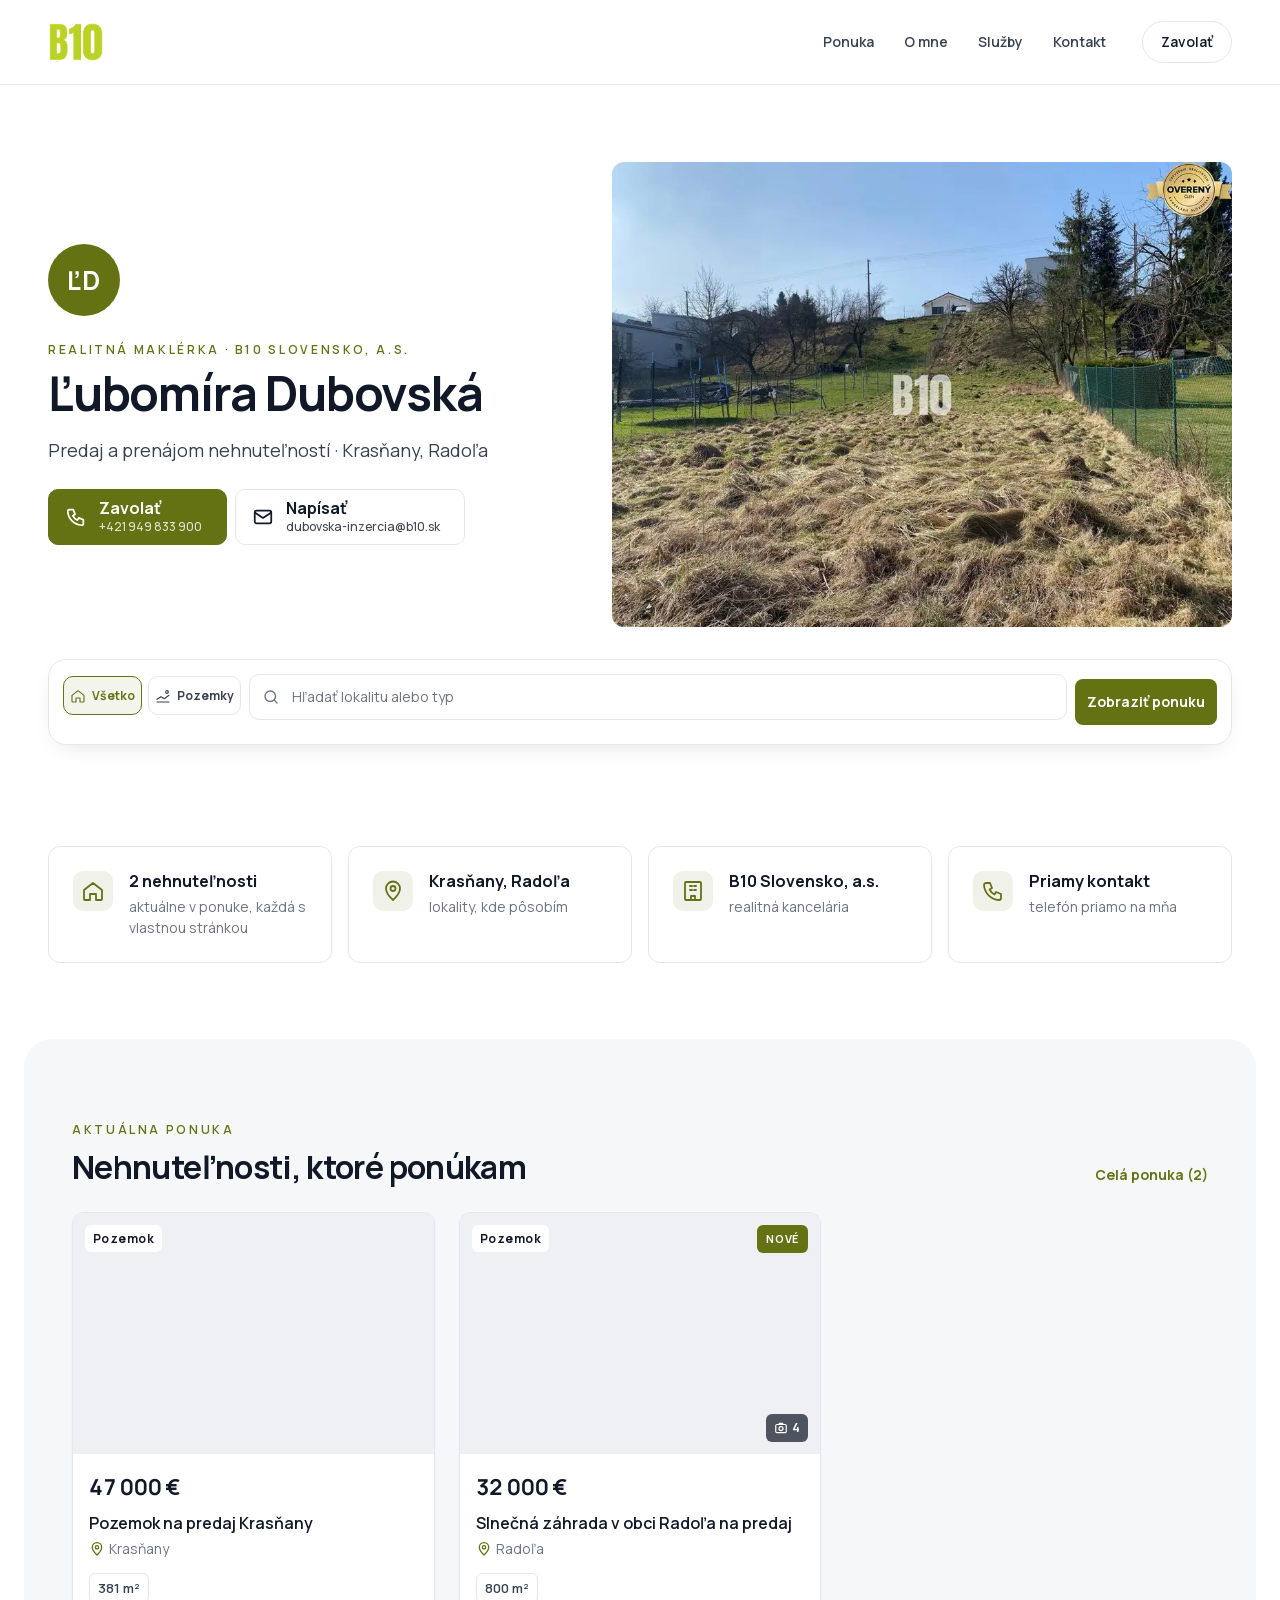
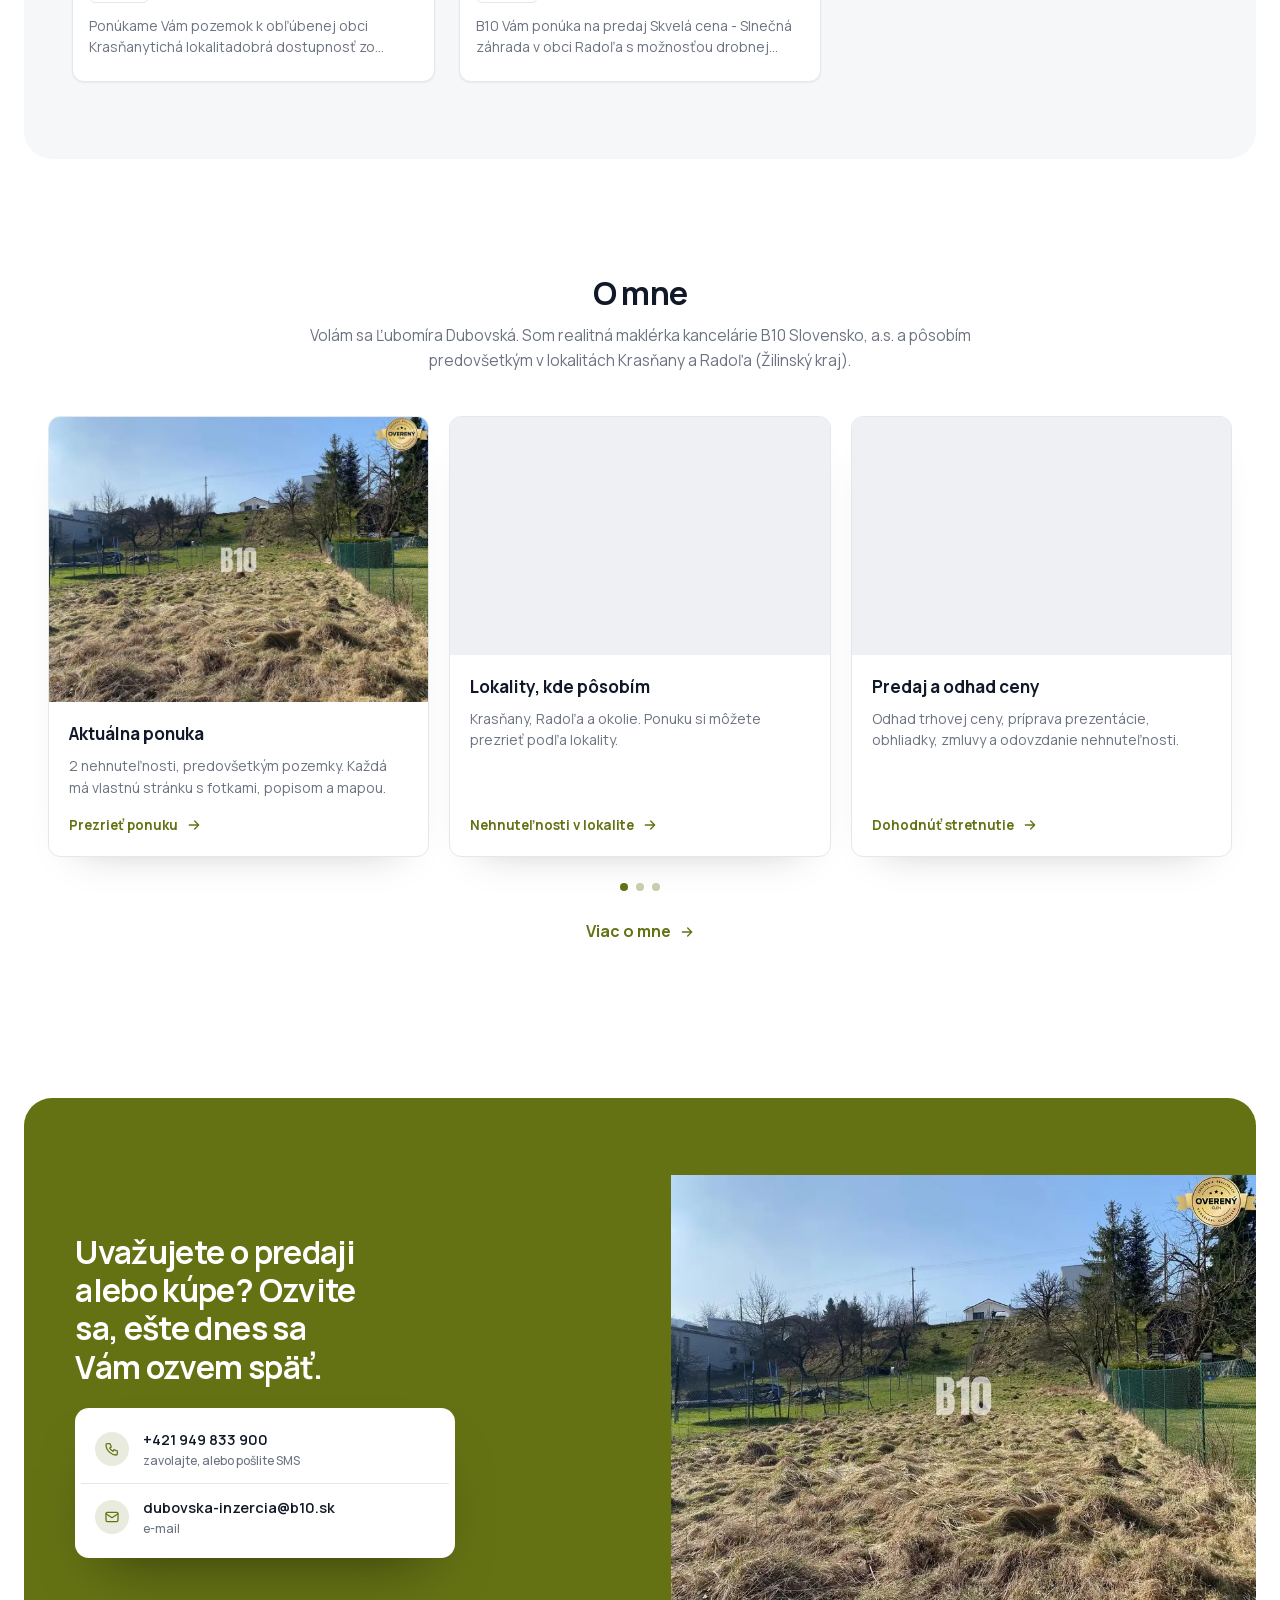
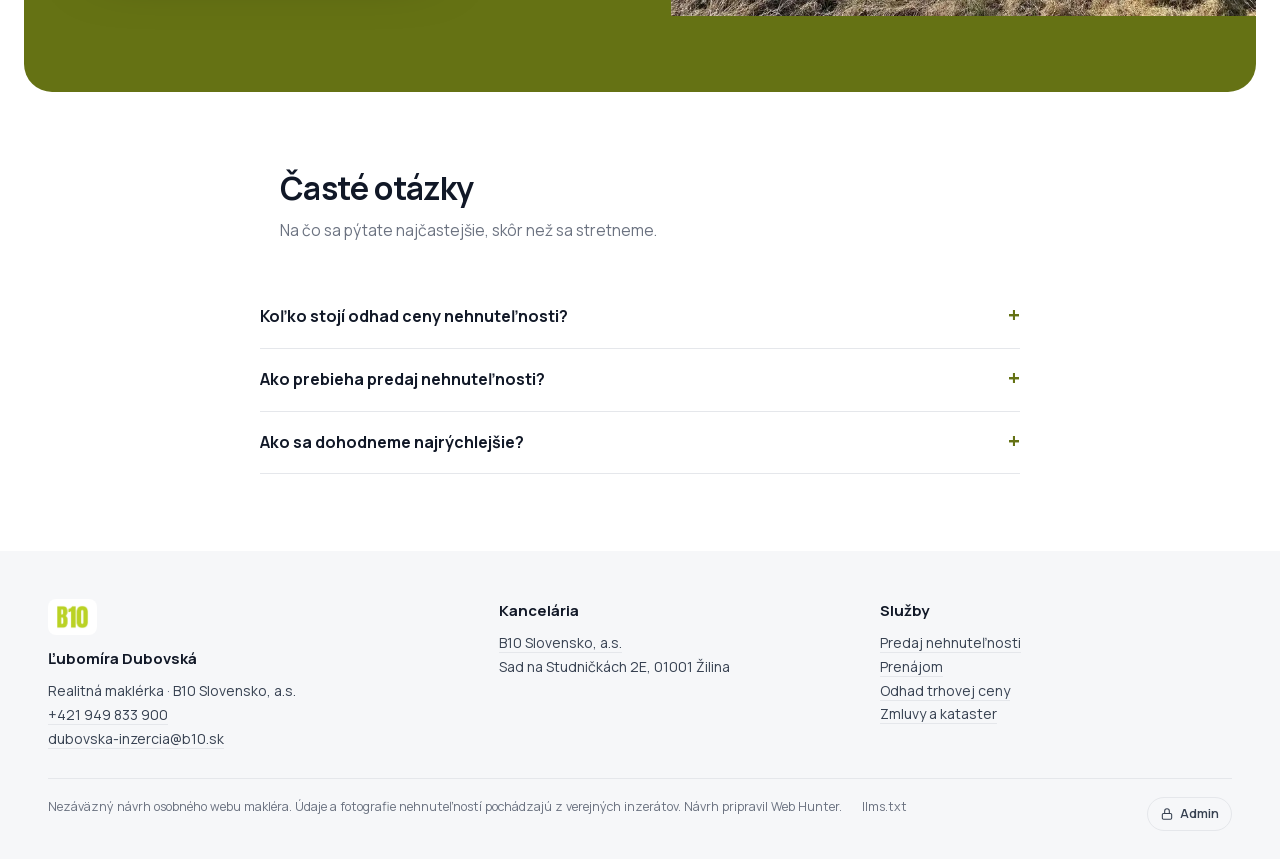
<file: lubomira-dubovska/index.html>
<!doctype html>
<html lang="sk"><head>
<meta charset="utf-8">
<meta name="viewport" content="width=device-width,initial-scale=1">
<title>Ľubomíra Dubovská | realitný maklér Krasňany | B10 Slovensko, a.s.</title>
<meta name="description" content="Ľubomíra Dubovská, realitný maklér kancelárie B10 Slovensko, a.s.. Aktuálne 2 ponuky nehnuteľností, lokality Krasňany a Radoľa. Predaj, prenájom, odhad ceny a">
<meta property="og:title" content="Ľubomíra Dubovská | realitný maklér Krasňany | B10 Slovensko, a.s.">
<meta property="og:description" content="Ľubomíra Dubovská, realitný maklér kancelárie B10 Slovensko, a.s.. Aktuálne 2 ponuky nehnuteľností, lokality Krasňany a Radoľa. Predaj, prenájom, odhad ceny a">
<meta property="og:type" content="profile">
<meta property="og:locale" content="sk_SK">
<meta name="robots" content="noindex">
<script type="application/ld+json">{"@context":"https://schema.org","@graph":[{"@type":"RealEstateAgent","name":"B10 Slovensko, a.s.","url":"https://b10.sk/","logo":"assets/logo.png","telephone":"+421949833900","email":"inzercia@b10.sk","address":"Sad na Studničkách 2E, 01001 Žilina"},{"@type":"Person","name":"Ľubomíra Dubovská","jobTitle":"Realitná maklérka","worksFor":{"@type":"RealEstateAgent","name":"B10 Slovensko, a.s."},"telephone":"+421949833900","email":"dubovska-inzercia@b10.sk","areaServed":[{"@type":"City","name":"Krasňany"},{"@type":"City","name":"Radoľa"}]},{"@type":"ItemList","name":"Aktuálna ponuka nehnuteľností","numberOfItems":2,"itemListElement":[{"@type":"ListItem","position":1,"name":"Pozemok na predaj Krasňany"},{"@type":"ListItem","position":2,"name":"Slnečná záhrada v obci Radoľa na predaj"}]},{"@type":"FAQPage","mainEntity":[{"@type":"Question","name":"Koľko stojí odhad ceny nehnuteľnosti?","acceptedAnswer":{"@type":"Answer","text":"Odhad trhovej ceny vychádza z aktuálnych ponúk a predajov v lokalite, nie z cenníkových tabuliek. Podmienky Vám poviem pri prvom telefonáte."}},{"@type":"Question","name":"Ako prebieha predaj nehnuteľnosti?","acceptedAnswer":{"@type":"Answer","text":"Najprv obhliadka a odhad ceny, potom príprava prezentácie (fotografie, popis, inzercia), obhliadky so záujemcami, rezervačná zmluva, kúpna zmluva, návrh na vklad do katastra a odovzdanie nehnuteľnosti. O každom kroku viete vopred."}},{"@type":"Question","name":"Ako sa dohodneme najrýchlejšie?","acceptedAnswer":{"@type":"Answer","text":"Najrýchlejšie cez WhatsApp alebo telefón. Termín stretnutia alebo obhliadky dohodneme podľa Vás."}}]}]}</script>
<link rel="preload" href="assets/fonts/Manrope-latin-ext.woff2" as="font" type="font/woff2" crossorigin>
<link rel="stylesheet" href="assets/style.css">
<link rel="stylesheet" href="assets/makler.css">
<style>:root{--accent:#657214;--accent-deep:#202406}</style>
</head><body class="mk mk-uvod--svetla">
<div class="mk-page">

<div class="mk-svetla-hlava"><header class="mk-top mk-top--svetla" id="top"><div class="mk-in mk-top__in">
  <a class="mk-logo" href="./" aria-label="B10 Slovensko, a.s."><img src="assets/logo.png" alt="B10 Slovensko, a.s."></a>
  <nav class="mk-nav" aria-label="Hlavná"><a href="nabidka/">Ponuka</a><a href="o-mne/">O mne</a><a href="sluzby/">Služby</a><a href="kontakt/">Kontakt</a></nav>
  <a class="mk-top__cta" href="tel:+421949833900">Zavolať</a>
  <button class="mk-burger" type="button" aria-label="Otvoriť menu" aria-expanded="false"><span></span></button>
</div></header></div>
<section class="mk-svetla" id="uvod"><div class="mk-in mk-svetla__in">
  <div class="mk-svetla__text">
    <div class="mk-hero__osoba mk-hero__osoba--portret"><div class="mk-portret"><span class="mk-inic " aria-hidden="true">ĽD</span><p><b>Ľubomíra Dubovská</b><span>Realitná maklérka</span></p></div></div>
    <p class="eyebrow">Realitná maklérka · B10 Slovensko, a.s.</p>
    <h1>Ľubomíra Dubovská</h1>
    <p class="mk-svetla__pod">Predaj a prenájom nehnuteľností · Krasňany, Radoľa</p>
    <div class="mk-cta mk-cta--svetla"><a class="mk-cta__b mk-cta__b--tel" href="tel:+421949833900"><svg viewBox="0 0 24 24" aria-hidden="true"><path d="M5 4h4l2 5-2.5 1.5a11 11 0 0 0 5 5L15 13l5 2v4a2 2 0 0 1-2 2A16 16 0 0 1 3 6a2 2 0 0 1 2-2"/></svg><span>Zavolať<small>+421 949 833 900</small></span></a><a class="mk-cta__b mk-cta__b--mail" href="mailto:dubovska-inzercia@b10.sk"><svg viewBox="0 0 24 24" aria-hidden="true"><rect x="3" y="5" width="18" height="14" rx="2"/><path d="m3 7 9 6 9-6"/></svg><span>Napísať<small>dubovska-inzercia@b10.sk</small></span></a></div>
  </div>
  <div class="mk-svetla__kolaz mk-svetla__kolaz--1"><img class="mk-svetla__f0" src="assets/n/1058801/00.webp" srcset="assets/n/1058801/00_m.webp 400w, assets/n/1058801/00.webp 900w" sizes="(max-width: 860px) 100vw, 640px" width="900" height="675" alt="" fetchpriority="high" decoding="async"></div>
</div>
<div class="mk-in"><form class="mk-hledani" id="hledani" role="search" aria-label="Hľadanie v ponuke" action="nabidka/" method="get">
  <div class="mk-hledani__taby"><button type="button" class="mk-tab is-on" data-typ=""><svg viewBox="0 0 24 24" aria-hidden="true"><path d="M3 11l9-7 9 7v9a1 1 0 0 1-1 1h-5v-6H9v6H4a1 1 0 0 1-1-1z"/></svg>Všetko</button><button type="button" class="mk-tab" data-typ="pozemek"><svg viewBox="0 0 24 24" aria-hidden="true"><path d="M3 17l6-4 5 3 7-5"/><path d="M3 21h18"/><circle cx="18" cy="6" r="2"/></svg>Pozemky</button></div>
  <label class="mk-hledani__pole"><svg viewBox="0 0 24 24" aria-hidden="true"><circle cx="11" cy="11" r="7"/><path d="m20 20-3.5-3.5"/></svg>
    <input type="search" name="q" placeholder="Hľadať lokalitu alebo typ" autocomplete="off" aria-label="Hľadať v ponuke"></label>
  <button type="submit" class="mk-hledani__btn">Zobraziť ponuku</button>
</form></div></section>

<main>
<section class="mk-vyhody"><div class="mk-in"><ul><li><svg viewBox="0 0 24 24" aria-hidden="true"><path d="M3 11l9-7 9 7v9a1 1 0 0 1-1 1h-5v-6H9v6H4a1 1 0 0 1-1-1z"/></svg><span><b>2 nehnuteľnosti</b>aktuálne v ponuke, každá s vlastnou stránkou</span></li><li><svg viewBox="0 0 24 24" aria-hidden="true"><path d="M12 21s-7-6.2-7-11.5a7 7 0 0 1 14 0C19 14.8 12 21 12 21z"/><circle cx="12" cy="9.5" r="2.5"/></svg><span><b>Krasňany, Radoľa</b>lokality, kde pôsobím</span></li><li><svg viewBox="0 0 24 24" aria-hidden="true"><rect x="4" y="3" width="16" height="18" rx="1"/><path d="M9 7h2M13 7h2M9 11h2M13 11h2M10 21v-4h4v4"/></svg><span><b>B10 Slovensko, a.s.</b>realitná kancelária</span></li><li><svg viewBox="0 0 24 24" aria-hidden="true"><path d="M5 4h4l2 5-2.5 1.5a11 11 0 0 0 5 5L15 13l5 2v4a2 2 0 0 1-2 2A16 16 0 0 1 3 6a2 2 0 0 1 2-2"/></svg><span><b>Priamy kontakt</b>telefón priamo na mňa</span></li></ul></div></section>
<section id="nabidka" class="mk-nabidka rv"><div class="mk-in">
  <div class="mk-sec-h"><div><span class="eyebrow">Aktuálna ponuka</span><h2>Nehnuteľnosti, ktoré ponúkam</h2></div>
    <a class="dt-vse" href="nabidka/">Celá ponuka (2)</a></div>
  <div class="mk-mriz"><a class="mk-karta" href="pozemok-na-predaj-krasnany-1017934/" data-typ="pozemek" data-tr="ostatni" data-cena="47000" data-obec="Krasňany" data-datum="2026-09-28" data-text="pozemok na predaj krasňany krasňany">
  <span class="mk-karta__foto"><span class="mk-karta__stitek">Pozemok</span></span>
  <span class="mk-karta__telo"><span class="mk-karta__cena">47 000 €</span><b>Pozemok na predaj Krasňany</b>
    <span class="mk-karta__misto"><svg viewBox="0 0 24 24" aria-hidden="true"><path d="M12 21s-7-6.2-7-11.5a7 7 0 0 1 14 0C19 14.8 12 21 12 21z"/><circle cx="12" cy="9.5" r="2.5"/></svg>Krasňany</span>
    <span class="mk-karta__chipy"><span>381 m²</span></span>
    <span class="mk-karta__popis">Ponúkame Vám pozemok k obľúbenej obci Krasňanytichá lokalitadobrá dostupnosť zo Žilinyzavedenie IS /Elektrina, v blízkosti,voda-výkop…</span></span>
</a><a class="mk-karta" href="slnecna-zahrada-v-obci-radola-na-predaj-1058801/" data-typ="pozemek" data-tr="ostatni" data-cena="32000" data-obec="Radoľa" data-datum="2026-10-09" data-text="slnečná záhrada v obci radoľa na predaj radoľa">
  <span class="mk-karta__foto"><img src="assets/n/1058801/00.webp" srcset="assets/n/1058801/00_m.webp 400w, assets/n/1058801/00.webp 900w" sizes="(max-width: 700px) 100vw, 400px" width="900" height="675" alt="Slnečná záhrada v obci Radoľa na predaj" loading="lazy" decoding="async"><span class="mk-karta__stitek">Pozemok</span><span class="mk-karta__nove">Nové</span><span class="mk-karta__pocet"><svg viewBox="0 0 24 24" aria-hidden="true"><rect x="3" y="6" width="18" height="14" rx="2"/><circle cx="12" cy="13" r="3.5"/><path d="M8 6l1.5-2h5L16 6"/></svg>4</span></span>
  <span class="mk-karta__telo"><span class="mk-karta__cena">32 000 €</span><b>Slnečná záhrada v obci Radoľa na predaj</b>
    <span class="mk-karta__misto"><svg viewBox="0 0 24 24" aria-hidden="true"><path d="M12 21s-7-6.2-7-11.5a7 7 0 0 1 14 0C19 14.8 12 21 12 21z"/><circle cx="12" cy="9.5" r="2.5"/></svg>Radoľa</span>
    <span class="mk-karta__chipy"><span>800 m²</span></span>
    <span class="mk-karta__popis">B10 Vám ponúka na predaj Skvelá cena - Slnečná záhrada v obci Radoľa s možnosťou drobnej stavbyrozloha pozemku 800 m2pozemok svahovitývykopaná…</span></span>
</a></div>
  <p class="mk-prazdno" hidden>Tomuto výberu zatiaľ nezodpovedá žiadna ponuka. Napíšte mi, čo hľadáte.</p>
</div></section>

<section id="o-mne" class="mk-omne rv"><div class="mk-in">
  <div class="mk-nadpis"><h2>O mne</h2><p>Volám sa Ľubomíra Dubovská. Som realitná maklérka kancelárie B10 Slovensko, a.s. a pôsobím predovšetkým v lokalitách Krasňany a Radoľa (Žilinský kraj).</p></div>
  <div class="mk-karty"><article class="mk-kart"><span class="mk-kart__foto"><img src="assets/n/1058801/00.webp" alt="" loading="lazy"></span><div class="mk-kart__telo"><b>Aktuálna ponuka</b><p>2 nehnuteľnosti, predovšetkým pozemky. Každá má vlastnú stránku s fotkami, popisom a mapou.</p><a class="mk-kart__odkaz" href="nabidka/">Prezrieť ponuku<svg viewBox="0 0 24 24" aria-hidden="true"><path d="M5 12h14M13 6l6 6-6 6"/></svg></a></div></article><article class="mk-kart"><span class="mk-kart__foto"></span><div class="mk-kart__telo"><b>Lokality, kde pôsobím</b><p>Krasňany, Radoľa a okolie. Ponuku si môžete prezrieť podľa lokality.</p><a class="mk-kart__odkaz" href="nabidka/">Nehnuteľnosti v lokalite<svg viewBox="0 0 24 24" aria-hidden="true"><path d="M5 12h14M13 6l6 6-6 6"/></svg></a></div></article><article class="mk-kart"><span class="mk-kart__foto"></span><div class="mk-kart__telo"><b>Predaj a odhad ceny</b><p>Odhad trhovej ceny, príprava prezentácie, obhliadky, zmluvy a odovzdanie nehnuteľnosti.</p><a class="mk-kart__odkaz" href="tel:+421949833900">Dohodnúť stretnutie<svg viewBox="0 0 24 24" aria-hidden="true"><path d="M5 12h14M13 6l6 6-6 6"/></svg></a></div></article></div>
  <div class="mk-tecky" aria-hidden="true"><i></i><i></i><i></i></div>
  <p class="mk-vice"><a href="o-mne/">Viac o mne<svg viewBox="0 0 24 24" aria-hidden="true"><path d="M5 12h14M13 6l6 6-6 6"/></svg></a></p>
</div></section>

<section id="sluzby" class="mk-pas rv">
  <div class="mk-pas__text"><h2>Uvažujete o predaji alebo kúpe? Ozvite sa, ešte dnes sa Vám ozvem späť.</h2>
    <div class="mk-pas__karta"><a href="tel:+421949833900"><span class="mk-pas__ik"><svg viewBox="0 0 24 24"><path d="M5 4h4l2 5-2.5 1.5a11 11 0 0 0 5 5L15 13l5 2v4a2 2 0 0 1-2 2A16 16 0 0 1 3 6a2 2 0 0 1 2-2"/></svg></span><span>+421 949 833 900<small>zavolajte, alebo pošlite SMS</small></span></a><a href="mailto:dubovska-inzercia@b10.sk"><span class="mk-pas__ik"><svg viewBox="0 0 24 24"><rect x="3" y="5" width="18" height="14" rx="2"/><path d="m3 7 9 6 9-6"/></svg></span><span>dubovska-inzercia@b10.sk<small>e-mail</small></span></a></div></div>
  <img class="mk-pas__foto" src="assets/n/1058801/00.webp" alt="" loading="lazy">
</section>
<section id="faq" class="rv"><div class="mk-in">
  <div class="mk-nadpis"><h2>Časté otázky</h2><p>Na čo sa pýtate najčastejšie, skôr než sa stretneme.</p></div>
  <div class="mk-faq"><details><summary>Koľko stojí odhad ceny nehnuteľnosti?</summary><p>Odhad trhovej ceny vychádza z aktuálnych ponúk a predajov v lokalite, nie z cenníkových tabuliek. Podmienky Vám poviem pri prvom telefonáte.</p></details><details><summary>Ako prebieha predaj nehnuteľnosti?</summary><p>Najprv obhliadka a odhad ceny, potom príprava prezentácie (fotografie, popis, inzercia), obhliadky so záujemcami, rezervačná zmluva, kúpna zmluva, návrh na vklad do katastra a odovzdanie nehnuteľnosti. O každom kroku viete vopred.</p></details><details><summary>Ako sa dohodneme najrýchlejšie?</summary><p>Najrýchlejšie cez WhatsApp alebo telefón. Termín stretnutia alebo obhliadky dohodneme podľa Vás.</p></details></div>
</div></section>
</main>
<footer id="kontakt" class="mk-pata"><div class="mk-in">
  <div class="mk-pata__grid">
    <div><img class="mk-pata__logo" src="assets/logo.png" alt="B10 Slovensko, a.s." loading="lazy"><b>Ľubomíra Dubovská</b><p>Realitná maklérka · B10 Slovensko, a.s.</p>
      <ul><li><a href="tel:+421949833900">+421 949 833 900</a></li><li><a href="mailto:dubovska-inzercia@b10.sk">dubovska-inzercia@b10.sk</a></li></ul></div>
    <div><b>Kancelária</b><ul><li><a href="https://b10.sk/" target=_blank rel=noopener>B10 Slovensko, a.s.</a></li><li>Sad na Studničkách 2E, 01001 Žilina</li></ul></div>
    <div><b>Služby</b><ul><li><a href="sluzby/">Predaj nehnuteľnosti</a></li><li><a href="sluzby/">Prenájom</a></li><li><a href="sluzby/">Odhad trhovej ceny</a></li><li><a href="sluzby/">Zmluvy a kataster</a></li></ul></div>
  </div>
  <div class="mk-pata__dole"><span>Nezáväzný návrh osobného webu makléra. Údaje a fotografie nehnuteľností pochádzajú z verejných inzerátov. Návrh pripravil Web Hunter.</span><a href="llms.txt">llms.txt</a>
    <a class="mk-admin" href="admin/"><svg viewBox="0 0 24 24" aria-hidden="true"><rect x="4" y="11" width="16" height="10" rx="2"/><path d="M8 11V7a4 4 0 0 1 8 0v4"/></svg>Admin</a></div>
</div></footer>
<nav class="mk-lista" aria-label="Rýchly kontakt"><a href="tel:+421949833900"><svg viewBox="0 0 24 24" aria-hidden="true"><path d="M5 4h4l2 5-2.5 1.5a11 11 0 0 0 5 5L15 13l5 2v4a2 2 0 0 1-2 2A16 16 0 0 1 3 6a2 2 0 0 1 2-2"/></svg>Zavolať</a><a href="mailto:dubovska-inzercia@b10.sk"><svg viewBox="0 0 24 24" aria-hidden="true"><rect x="3" y="5" width="18" height="14" rx="2"/><path d="m3 7 9 6 9-6"/></svg>Napísať</a></nav>
</div>
<script>
(function(){
var top=document.querySelector('.mk-top'),burger=document.querySelector('.mk-burger'),hero=document.querySelector('.mk-hero');
if(top&&hero){var prah=0;function lista(){if(!prah)prah=hero.offsetHeight-120;top.classList.toggle('on',window.scrollY>prah)}
  lista();addEventListener('scroll',lista,{passive:true})}
addEventListener('error',function(e){var t=e.target;if(t&&t.tagName==='IMG'){t.classList.add('is-broken');if(t.parentNode)t.parentNode.classList.add('bez-fotky')}},true);
var mapa=document.querySelector('[data-mapa]');
if(mapa){var vrstva=mapa.querySelector('.mk-mapa__dlazdice');function skal(){var w=mapa.clientWidth,W=parseInt(vrstva.style.width,10)||1;vrstva.style.transform='scale('+(w/W)+')'}
  skal();addEventListener('resize',skal);var nacti=function(){mapa.classList.add('is-on');mapa.querySelectorAll('img[data-src]').forEach(function(i){i.onload=function(){i.classList.add('is-on')};i.src=i.dataset.src;i.removeAttribute('data-src')})};
  if('IntersectionObserver' in window){new IntersectionObserver(function(es,o){if(es[0].isIntersecting){nacti();o.disconnect()}},{rootMargin:'400px'}).observe(mapa)}else nacti()}
var razeni=document.querySelector('.mk-razeni');
if(razeni){razeni.addEventListener('change',function(){var m=document.querySelector('.mk-mriz'),k=[].slice.call(m.querySelectorAll('.mk-karta')),v=razeni.value;
  k.sort(function(a,b){if(v==='cena-asc')return (+a.dataset.cena||9e15)-(+b.dataset.cena||9e15);if(v==='cena-desc')return (+b.dataset.cena)-(+a.dataset.cena);return (b.dataset.datum||'').localeCompare(a.dataset.datum||'')});
  k.forEach(function(x){m.appendChild(x)})})}
if(burger){burger.addEventListener('click',function(){var o=top.classList.toggle('menu');
  burger.setAttribute('aria-expanded',o?'true':'false')});
  top.querySelectorAll('.mk-nav a').forEach(function(a){a.addEventListener('click',function(){
    top.classList.remove('menu');burger.setAttribute('aria-expanded','false')})})}
document.querySelectorAll('.rv').forEach(function(el){el.classList.add('in')});
var qs=new URLSearchParams(location.search),stav={typ:qs.get('typ')||'',tr:'',q:qs.get('q')||''},karty=[].slice.call(document.querySelectorAll('.mk-karta')),
  pocet=document.querySelector('[data-pocet]'),prazdno=document.querySelector('.mk-prazdno'),
  form=document.getElementById('hledani'),pole=form?form.querySelector('input'):null;
function norm(s){return (s||'').toLowerCase().normalize('NFD').replace(/[̀-ͯ]/g,'')}
stav.min=0;stav.max=0;stav.lok='';
function filtr(){var n=0,q=norm(stav.q);karty.forEach(function(k){var c=+k.dataset.cena||0,ok=(!stav.typ||k.dataset.typ===stav.typ)&&
  (!stav.tr||k.dataset.tr===stav.tr)&&(!q||norm(k.dataset.text).indexOf(q)>-1)&&(!stav.lok||k.dataset.obec===stav.lok)&&
  (!stav.min||c>=stav.min)&&(!stav.max||(c&&c<=stav.max));k.hidden=!ok;if(ok)n++});
  if(pocet)pocet.textContent=n;if(prazdno)prazdno.hidden=n>0;
  var ft=document.querySelector('[data-f-typ]');if(ft)ft.value=stav.typ}
var fp=document.querySelector('.mk-fpanel');
if(fp){fp.addEventListener('input',function(e){var t=e.target,d=t.dataset;
  if('fTyp' in d){stav.typ=t.value;document.querySelectorAll('.mk-tab').forEach(function(x){x.classList.toggle('is-on',x.getAttribute('data-typ')===stav.typ)})}
  if('fTr' in d)stav.tr=t.value;if('fLok' in d)stav.lok=t.value;if('fQ' in d)stav.q=t.value;
  if('fMin' in d)stav.min=+t.value||0;if('fMax' in d)stav.max=+t.value||0;filtr()});
  fp.addEventListener('reset',function(){setTimeout(function(){stav.typ='';stav.tr='';stav.lok='';stav.min=0;stav.max=0;stav.q='';if(pole)pole.value='';
    document.querySelectorAll('.mk-tab').forEach(function(x){x.classList.toggle('is-on',!x.getAttribute('data-typ'))});filtr()},0)})}
document.querySelectorAll('.mk-tab').forEach(function(b){b.addEventListener('click',function(){
  stav.typ=b.getAttribute('data-typ');document.querySelectorAll('.mk-tab').forEach(function(x){x.classList.toggle('is-on',x===b)});filtr()})});
document.querySelectorAll('.mk-pil').forEach(function(b){b.addEventListener('click',function(){
  stav.tr=b.getAttribute('data-tr');b.parentNode.querySelectorAll('.mk-pil').forEach(function(x){x.classList.toggle('is-on',x===b)});filtr()})});
if(pole){pole.addEventListener('input',function(){stav.q=pole.value;filtr()})}
if(form){form.addEventListener('submit',function(e){var c=document.getElementById('nabidka');
  if(!c||!karty.length||form.getAttribute('action')&&!document.body.classList.contains('mk-nabidka-str')){
    if(form.getAttribute('action')){e.preventDefault();location.href=form.getAttribute('action')+'?typ='+encodeURIComponent(stav.typ)+'&q='+encodeURIComponent(pole?pole.value:'');return}}
  e.preventDefault();stav.q=pole?pole.value:'';filtr();if(c)c.scrollIntoView({block:'start'})})}
if(pole&&stav.q)pole.value=stav.q;var fq=document.querySelector('[data-f-q]');if(fq&&stav.q)fq.value=stav.q;
document.querySelectorAll('.mk-tab').forEach(function(b){b.classList.toggle('is-on',b.getAttribute('data-typ')===stav.typ)});
if(karty.length)filtr();
})();
</script>
</body></html>
</file>
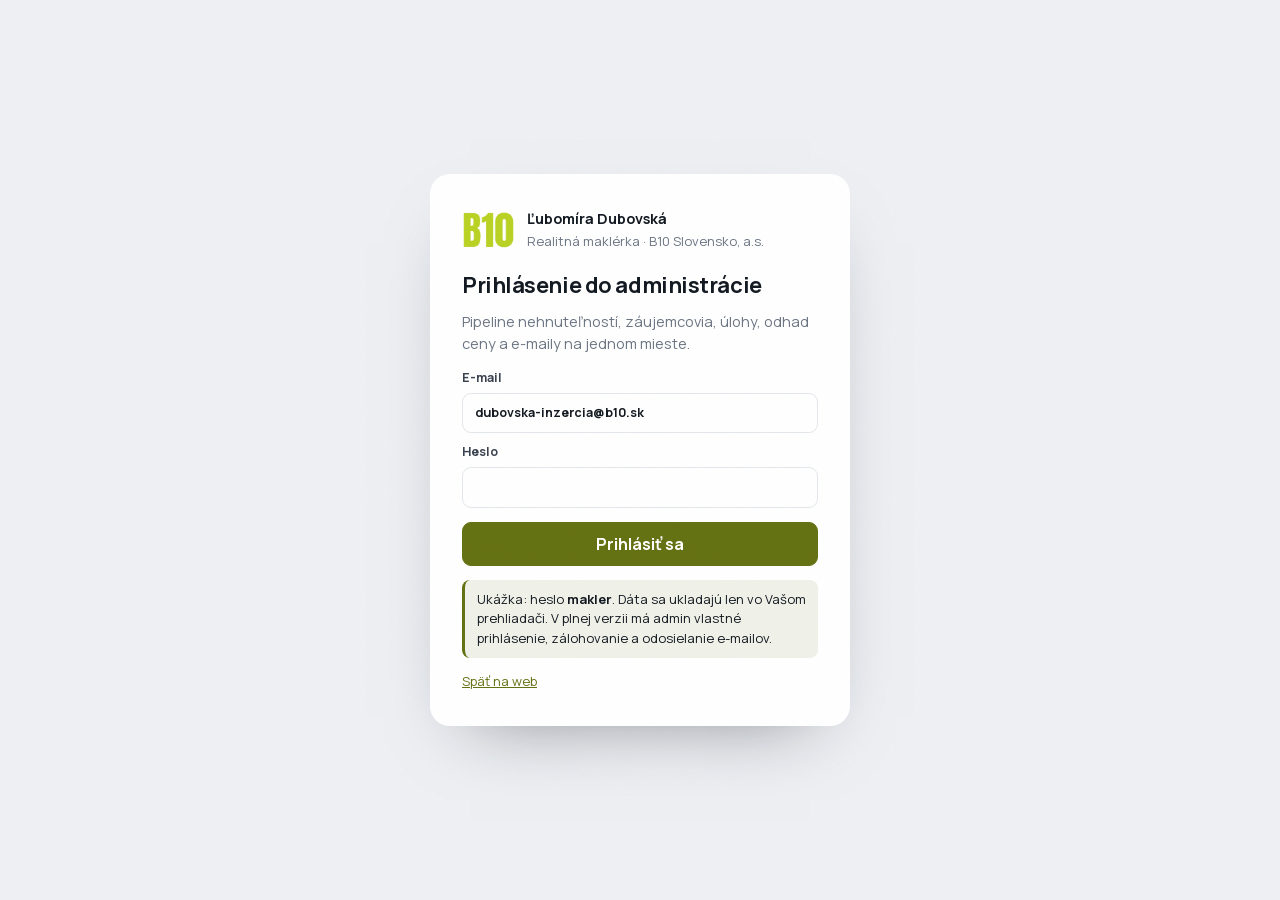
<file: lubomira-dubovska/admin/index.html>
<!doctype html>
<html lang="sk"><head>
<meta charset="utf-8"><meta name="viewport" content="width=device-width,initial-scale=1">
<title>Admin · Ľubomíra Dubovská</title>
<meta name="robots" content="noindex,nofollow">
<link rel="stylesheet" href="../assets/style.css">
<style>
:root{--display:Manrope,-apple-system,BlinkMacSystemFont,'Segoe UI',sans-serif;--a:#1f8a8a;--ink:#141a22;--soft:#3a4250;--muted:#6b7583;--line:#e3e7ec;--bg:#eef0f4;--card:#fff;--r:14px}
*{box-sizing:border-box}h1,h2,h3{font-family:var(--display);font-weight:800;letter-spacing:-.02em}body{margin:0;font-family:Manrope,-apple-system,BlinkMacSystemFont,'Segoe UI',sans-serif;background:var(--bg);color:var(--ink);font-size:14.5px;line-height:1.5}
a{color:var(--a)}button,input,select,textarea{font:inherit}
.btn{display:inline-flex;align-items:center;gap:8px;border:1px solid var(--line);background:#fff;color:var(--ink);padding:9px 14px;border-radius:9px;cursor:pointer;font-weight:700;text-decoration:none}
.btn:hover{border-color:var(--a);color:var(--a)}.btn--p{background:var(--a);border-color:var(--a);color:#fff}.btn--p:hover{filter:brightness(.92);color:#fff}
.btn--s{padding:6px 10px;font-size:13px}
input,select,textarea{width:100%;padding:10px 12px;border:1px solid var(--line);border-radius:9px;background:#fff;color:var(--ink)}
input:focus,select:focus,textarea:focus{outline:2px solid var(--a);outline-offset:1px}
label{display:grid;gap:5px;font-size:12.5px;font-weight:700;color:var(--soft)}
.hidden{display:none!important}
/* přihlášení */
.login{min-height:100vh;display:grid;place-items:center;padding:20px}
.login__box{background:#fff;border-radius:20px;padding:34px 32px;width:min(420px,100%);box-shadow:0 30px 70px -40px rgba(20,26,34,.5);display:grid;gap:14px}
.login__logo{display:flex;align-items:center;gap:12px;margin-bottom:8px}.login__logo img{height:38px;width:auto;max-width:160px;object-fit:contain}
.login__logo b{display:block}.login__logo span{color:var(--muted);font-size:13px}
.login h1{font-size:22px;margin:0}.login p{margin:0;color:var(--muted)}
.tip{background:color-mix(in srgb,var(--a) 10%,#fff);border-left:3px solid var(--a);padding:10px 12px;border-radius:8px;font-size:13px}
/* aplikace */
.app{display:grid;grid-template-columns:240px minmax(0,1fr);min-height:100vh}
.side{background:#fff;border-right:1px solid var(--line);padding:18px 14px;display:flex;flex-direction:column;gap:6px;position:sticky;top:0;height:100vh}
.side__brand{display:flex;align-items:center;gap:10px;padding:6px 8px 16px;border-bottom:1px solid var(--line);margin-bottom:8px}
.side__brand img{height:34px;width:auto;max-width:120px;object-fit:contain}.side__brand b{font-size:14px;display:block}.side__brand span{font-size:12px;color:var(--muted)}
.side a.nav{display:flex;align-items:center;gap:10px;padding:10px 12px;border-radius:10px;color:var(--soft);text-decoration:none;font-weight:600}
.side a.nav svg{width:18px;height:18px;stroke:currentColor;fill:none;stroke-width:1.8;stroke-linecap:round;stroke-linejoin:round}
.side a.nav.on{background:color-mix(in srgb,var(--a) 12%,#fff);color:var(--a)}
.side__dole{margin-top:auto;display:grid;gap:8px;font-size:12.5px;color:var(--muted)}
.side__osoba{display:flex;align-items:center;gap:10px;padding:8px}.side__osoba img{width:36px;height:36px;border-radius:50%;object-fit:cover;object-position:top}.side__inic{width:36px;height:36px;border-radius:50%;display:grid;place-items:center;background:var(--accent);color:#fff;font-weight:800;font-size:13px;flex:0 0 auto}
.main{padding:22px clamp(16px,3vw,36px) 60px}
.hlava{display:flex;align-items:flex-end;justify-content:space-between;gap:16px;flex-wrap:wrap;margin-bottom:20px}
.hlava h1{font-size:24px;margin:0}.hlava p{margin:4px 0 0;color:var(--muted)}
.kpi{display:grid;grid-template-columns:repeat(auto-fit,minmax(190px,1fr));gap:12px;margin-bottom:22px}
.kpi div{background:var(--card);border:1px solid var(--line);border-radius:var(--r);padding:16px 18px}
.kpi b{display:block;font-size:21px;font-weight:800;letter-spacing:-.02em;white-space:nowrap}.kpi span{color:var(--muted);font-size:12.5px;text-transform:uppercase;letter-spacing:.06em}
.karta{background:var(--card);border:1px solid var(--line);border-radius:var(--r);padding:18px}
.karta h2{font-size:16px;margin:0 0 12px}
.dva{display:grid;grid-template-columns:repeat(auto-fit,minmax(320px,1fr));gap:16px}
table{width:100%;border-collapse:collapse}th,td{text-align:left;padding:10px 8px;border-bottom:1px solid var(--line);vertical-align:top}th{font-size:12px;color:var(--muted);text-transform:uppercase;letter-spacing:.05em}
.stitek{display:inline-block;padding:3px 8px;border-radius:999px;font-size:12px;font-weight:700;background:color-mix(in srgb,var(--a) 12%,#fff);color:var(--a)}
/* kanban */
.kanban{display:grid;grid-auto-flow:column;grid-auto-columns:minmax(230px,1fr);gap:12px;overflow-x:auto;padding-bottom:10px;align-items:start}
.sloupec{background:#e6e9ef;border-radius:var(--r);padding:10px;min-height:200px}
.sloupec.over{outline:2px dashed var(--a)}
.sloupec__h{display:flex;justify-content:space-between;align-items:center;padding:4px 6px 10px;font-weight:800;font-size:13px}
.sloupec__h span{background:#fff;border-radius:999px;padding:1px 8px;font-size:12px;color:var(--muted)}
.kk{background:#fff;border-radius:10px;padding:8px;margin-bottom:8px;cursor:grab;box-shadow:0 8px 20px -14px rgba(0,0,0,.4);display:grid;grid-template-columns:56px 1fr;gap:10px;align-items:center}
.kk img{width:56px;height:44px;object-fit:cover;border-radius:6px;background:var(--bg)}
.kk b{display:block;font-size:13px;line-height:1.25}.kk span{font-size:12px;color:var(--muted)}.kk em{font-style:normal;color:var(--a);font-weight:700;font-size:12.5px}
.kk.dragging{opacity:.4}
img.is-broken{visibility:hidden}.kk .bez-fotky,.bez-fotky{background:var(--bg) center/28px no-repeat url("data:image/svg+xml,%3Csvg xmlns='http://www.w3.org/2000/svg' viewBox='0 0 24 24' fill='none' stroke='%239aa3ad' stroke-width='1.6'%3E%3Cpath d='M3 11l9-8 9 8v9a1 1 0 0 1-1 1H4a1 1 0 0 1-1-1z'/%3E%3C/svg%3E")}
/* panel detailu */
.panel{position:fixed;inset:0 0 0 auto;width:min(480px,100%);background:#fff;box-shadow:-20px 0 60px -30px rgba(0,0,0,.4);padding:22px;overflow:auto;z-index:20;display:grid;gap:14px;align-content:start}
.panel img.foto{width:100%;aspect-ratio:16/9;object-fit:cover;border-radius:10px;background:var(--bg)}
.panel h2{margin:0;font-size:18px}.panel .zavrit{position:absolute;right:14px;top:12px;border:0;background:var(--bg);width:34px;height:34px;border-radius:50%;cursor:pointer;font-size:18px}
.pozn{display:grid;gap:8px}.pozn div{background:var(--bg);border-radius:8px;padding:8px 10px;font-size:13px}.pozn small{color:var(--muted);display:block}
.zatemneni{position:fixed;inset:0;background:rgba(20,26,34,.35);z-index:19}
/* odhad */
.odhad{display:grid;grid-template-columns:repeat(auto-fit,minmax(150px,1fr));gap:12px}
.vysledek{background:linear-gradient(160deg,color-mix(in srgb,var(--a) 14%,#fff),#fff);border:1px solid color-mix(in srgb,var(--a) 30%,#fff)}
.vysledek b.cena{display:block;font-size:30px;font-weight:800;letter-spacing:-.02em}
.rozpeti{display:flex;justify-content:space-between;font-size:13px;color:var(--muted);margin-top:6px}
.pruh{height:8px;border-radius:999px;background:linear-gradient(90deg,#d9e6ea,var(--a),#d9e6ea);margin-top:10px;position:relative}
.pruh i{position:absolute;top:-4px;width:16px;height:16px;border-radius:50%;background:#fff;border:3px solid var(--a);transform:translateX(-50%)}
.toast{position:fixed;left:50%;bottom:22px;transform:translateX(-50%);background:var(--ink);color:#fff;padding:10px 16px;border-radius:999px;font-size:13px;z-index:30;opacity:0;transition:opacity .3s}
.toast.on{opacity:1}
.ukol{display:flex;gap:10px;align-items:flex-start;padding:10px 0;border-bottom:1px solid var(--line)}.ukol input[type=checkbox]{width:18px;height:18px;margin-top:2px}
.ukol.hotovo b{text-decoration:line-through;color:var(--muted)}.ukol small{color:var(--muted);display:block}
.ukol.pozde small{color:#c0392b;font-weight:700}
.burger{display:none}
@media(max-width:820px){.app{grid-template-columns:1fr}.side{position:static;height:auto;flex-direction:row;flex-wrap:wrap;align-items:center}
  .side__brand{border:0;padding:6px 8px;margin:0;flex:1 1 100%}.side a.nav{padding:8px 10px;font-size:13px}.side__dole{display:none}.kanban{grid-auto-columns:minmax(220px,260px)}}
</style>
</head><body>
<script id="mk-data" type="application/json">{"slug": "lubomira-dubovska", "jmeno": "Ľubomíra Dubovská", "role": "Realitná maklérka", "email": "dubovska-inzercia@b10.sk", "telefon": "+421949833900", "wa": "", "kancelar": "B10 Slovensko, a.s.", "logo": "../assets/logo.png", "foto": "", "accent": "#657214", "nemovitosti": [{"id": "1017934", "slug": "pozemok-na-predaj-krasnany-1017934", "titul": "Pozemok na predaj Krasňany", "typ": "pozemek", "tr": "prodej", "cena": 47000, "plocha": 381.0, "dispozice": null, "obec": "Krasňany", "okres": "Žilina", "kraj": "Žilinský kraj", "foto": "", "foto_velka": null, "portal": "https://www.zoznamrealit.sk/pozemok-na-predaj-krasnany-1017934", "vlozeno": "2026-09-28"}, {"id": "1058801", "slug": "slnecna-zahrada-v-obci-radola-na-predaj-1058801", "titul": "Slnečná záhrada v obci Radoľa na predaj", "typ": "pozemek", "tr": "prodej", "cena": 32000, "plocha": 800.0, "dispozice": null, "obec": "Radoľa", "okres": "Kysucké Nové Mesto", "kraj": "Žilinský kraj", "foto": "../assets/n/1058801/00_m.webp", "foto_velka": "../assets/n/1058801/00.webp", "portal": "https://www.zoznamrealit.sk/slnecna-zahrada-v-obci-radola-na-predaj-1058801", "vlozeno": "2026-10-09"}]}</script>

<div id="login" class="login"><div class="login__box">
  <div class="login__logo"><img src="../assets/logo.png" alt="B10 Slovensko, a.s."><div><b>Ľubomíra Dubovská</b><span>Realitná maklérka · B10 Slovensko, a.s.</span></div></div>
  <h1>Prihlásenie do administrácie</h1>
  <p>Pipeline nehnuteľností, záujemcovia, úlohy, odhad ceny a e-maily na jednom mieste.</p>
  <form>
    <label>E-mail<input type="email" value="dubovska-inzercia@b10.sk" autocomplete="username"></label>
    <label style="margin-top:10px">Heslo<input type="password" id="heslo" autocomplete="current-password" required></label>
    <p id="login-chyba" class="hidden" style="color:#c0392b;font-size:13px">Nesprávne heslo.</p>
    <button class="btn btn--p" type="submit" style="margin-top:14px;width:100%;justify-content:center">Prihlásiť sa</button>
  </form>
  <div class="tip">Ukážka: heslo <b>makler</b>. Dáta sa ukladajú len vo Vašom prehliadači. V plnej verzii má admin vlastné prihlásenie, zálohovanie a odosielanie e-mailov.</div>
  <p style="font-size:13px"><a href="../">Späť na web</a></p>
</div></div>

<div id="app" class="app hidden">
<aside class="side">
  <div class="side__brand"><img src="../assets/logo.png" alt="B10 Slovensko, a.s."><div><b>Ľubomíra Dubovská</b><span>Realitná maklérka</span></div></div>
  <a class="nav" href="#prehled"><svg viewBox="0 0 24 24" aria-hidden="true"><rect x="3" y="3" width="8" height="8" rx="1"/><rect x="13" y="3" width="8" height="8" rx="1"/><rect x="3" y="13" width="8" height="8" rx="1"/><rect x="13" y="13" width="8" height="8" rx="1"/></svg>Prehľad</a><a class="nav" href="#pipeline"><svg viewBox="0 0 24 24" aria-hidden="true"><rect x="3" y="4" width="5" height="16" rx="1"/><rect x="10" y="4" width="5" height="10" rx="1"/><rect x="17" y="4" width="5" height="13" rx="1"/></svg>Pipeline</a><a class="nav" href="#zajemci"><svg viewBox="0 0 24 24" aria-hidden="true"><circle cx="9" cy="8" r="4"/><path d="M2 21c0-4 3-7 7-7s7 3 7 7"/><path d="M17 4a4 4 0 0 1 0 8M22 21c0-3-1.5-5.5-4-6.5"/></svg>Záujemcovia</a><a class="nav" href="#ukoly"><svg viewBox="0 0 24 24" aria-hidden="true"><path d="M9 6h11M9 12h11M9 18h11"/><path d="m3 6 1.5 1.5L7 5M3 12l1.5 1.5L7 11M3 18l1.5 1.5L7 17"/></svg>Úlohy</a><a class="nav" href="#odhad"><svg viewBox="0 0 24 24" aria-hidden="true"><path d="M4 19h16M6 15l4-5 4 3 4-6"/></svg>Odhad ceny</a><a class="nav" href="#emaily"><svg viewBox="0 0 24 24" aria-hidden="true"><rect x="3" y="5" width="18" height="14" rx="2"/><path d="m3 7 9 6 9-6"/></svg>E-maily</a><a class="nav" href="#nastaveni"><svg viewBox="0 0 24 24" aria-hidden="true"><circle cx="12" cy="12" r="3"/><path d="M19.4 15a1.7 1.7 0 0 0 .3 1.8l.1.1a2 2 0 1 1-2.8 2.8l-.1-.1a1.7 1.7 0 0 0-1.8-.3 1.7 1.7 0 0 0-1 1.5V21a2 2 0 1 1-4 0v-.1a1.7 1.7 0 0 0-1.1-1.5 1.7 1.7 0 0 0-1.8.3l-.1.1a2 2 0 1 1-2.8-2.8l.1-.1a1.7 1.7 0 0 0 .3-1.8 1.7 1.7 0 0 0-1.5-1H3a2 2 0 1 1 0-4h.1a1.7 1.7 0 0 0 1.5-1.1 1.7 1.7 0 0 0-.3-1.8l-.1-.1a2 2 0 1 1 2.8-2.8l.1.1a1.7 1.7 0 0 0 1.8.3H9a1.7 1.7 0 0 0 1-1.5V3a2 2 0 1 1 4 0v.1a1.7 1.7 0 0 0 1 1.5 1.7 1.7 0 0 0 1.8-.3l.1-.1a2 2 0 1 1 2.8 2.8l-.1.1a1.7 1.7 0 0 0-.3 1.8V9a1.7 1.7 0 0 0 1.5 1H21a2 2 0 1 1 0 4h-.1a1.7 1.7 0 0 0-1.5 1z"/></svg>Nastavenia</a>
  <div class="side__dole"><div class="side__osoba"><span class="side__inic">ĽD</span><div><b>Ľubomíra Dubovská</b><br>dubovska-inzercia@b10.sk</div></div>
    <a class="btn btn--s" href="../" target="_blank">Zobraziť web</a><button class="btn btn--s" id="odhlasit">Odhlásiť</button></div>
</aside>
<main class="main">
  <section class="sekce" id="s-prehled">
    <div class="hlava"><div><h1>Prehľad</h1><p>Čo sa deje vo Vašej ponuke.</p></div></div>
    <div class="kpi" id="kpi"></div>
    <div class="dva"><div class="karta"><h2>Pipeline podľa fáz</h2><table id="prehled-faze"></table></div>
      <div class="karta"><h2>Úlohy na tento týždeň</h2><div id="prehled-ukoly"></div></div></div>
  </section>
  <section class="sekce hidden" id="s-pipeline">
    <div class="hlava"><div><h1>Pipeline nehnuteľností</h1><p>Presuňte kartu do inej fázy, kliknutím otvoríte detail.</p></div></div>
    <div class="kanban" id="kanban"></div>
  </section>
  <section class="sekce hidden" id="s-zajemci">
    <div class="hlava"><div><h1>Záujemcovia</h1><p>Kto hľadá čo a v akej fáze rokovania je.</p></div></div>
    <div class="karta" style="margin-bottom:16px"><h2>Nový záujemca</h2><form id="z-form" class="odhad">
      <label>Meno<input name="jmeno" required></label><label>Telefón<input name="telefon"></label><label>E-mail<input name="email" type="email"></label>
      <label>Hľadá<input name="hleda" placeholder="2-izbový byt, Bratislava"></label><label>Rozpočet (€)<input name="rozpocet" type="number" min="0"></label>
      <label>Nehnuteľnosť<select name="nem" id="z-nem"></select></label><label>Poznámka<input name="pozn"></label>
      <label>&nbsp;<button class="btn btn--p" type="submit">Pridať záujemcu</button></label></form></div>
    <div class="karta" style="overflow:auto"><table><thead><tr><th>Záujemca</th><th>Hľadá</th><th>Nehnuteľnosť</th><th>Stav</th><th>Poznámka</th><th></th></tr></thead><tbody id="zajemci-tab"></tbody></table></div>
  </section>
  <section class="sekce hidden" id="s-ukoly">
    <div class="hlava"><div><h1>Úlohy a pripomienky</h1><p>Obhliadky, telefonáty, podklady. Čo je po termíne, svieti červeno.</p></div></div>
    <div class="karta" style="margin-bottom:16px"><form id="u-form" class="odhad"><label>Čo<input name="text" required placeholder="Zavolať späť pánovi Novákovi"></label>
      <label>Kedy<input name="datum" id="u-datum" type="date" required></label><label>Nehnuteľnosť<select name="nem" id="u-nem"></select></label>
      <label>&nbsp;<button class="btn btn--p" type="submit">Pridať úlohu</button></label></form></div>
    <div class="karta" id="ukoly-list"></div>
  </section>
  <section class="sekce hidden" id="s-odhad">
    <div class="hlava"><div><h1>Odhad ceny</h1><p>Vložte odkaz na inzerát (ZoznamRealit.sk, Nehnuteľnosti.sk, Reality.sk), alebo vyplňte údaje ručne.</p></div></div>
    <div class="karta" style="margin-bottom:16px"><div style="display:flex;gap:8px;flex-wrap:wrap"><input id="o-url" placeholder="https://www.nehnutelnosti.sk/detail/…" style="flex:1 1 320px"><button class="btn btn--p" id="o-url-btn" type="button">Načítať z odkazu</button></div></div>
    <div class="dva"><form class="karta" id="o-form"><h2>Údaje o nehnuteľnosti</h2><div class="odhad">
      <label>Typ<select id="o-typ"><option value="byt">byt</option><option value="dům">dom</option><option value="pozemek">pozemok</option><option value="chata">chata</option><option value="komerční">komerčné</option></select></label><label>Ponuka<select id="o-tr"><option value="prodej">predaj</option><option value="pronájem">prenájom</option></select></label>
      <label>Obec<input id="o-obec" list="o-obec-list" placeholder="Bratislava"><datalist id="o-obec-list"></datalist></label><label>Dispozícia<input id="o-disp" placeholder="3+kk"></label>
      <label>Plocha (m²)<input id="o-plocha" type="number" min="1" required></label><label>Ponúkaná cena (€, nepovinné)<input id="o-cena" type="number" min="0"></label></div>
      <button class="btn btn--p" type="submit" style="margin-top:14px">Vypočítať odhad</button></form>
      <div id="o-vysledek"><div class="karta"><p style="margin:0;color:var(--muted)">Odhad vychádza z mediánu ceny za m² v obci, okrese alebo kraji podľa aktuálnych inzerátov na slovenských portáloch. Je orientačný, nenahrádza znalecký posudok.</p></div></div></div>
  </section>
  <section class="sekce hidden" id="s-emaily">
    <div class="hlava"><div><h1>E-maily záujemcom</h1><p>Šablóny, ktoré sa vyplnia menom záujemcu a nehnuteľnosťou. V plnej verzii odchádzajú automaticky (deň pred obhliadkou, po obhliadke, po týždni).</p></div></div>
    <div class="dva"><div class="karta"><div class="odhad"><label>Šablóna<select id="e-sablona"></select></label><label>Nehnuteľnosť<select id="e-nem"></select></label><label>Záujemca<select id="e-zajemce"></select></label></div></div>
      <div class="karta"><label>Komu<input id="e-komu"></label><label style="margin-top:10px">Predmet<input id="e-predmet"></label><label style="margin-top:10px">Text<textarea id="e-telo" rows="12"></textarea></label>
        <div style="display:flex;gap:8px;margin-top:12px"><button class="btn btn--p" id="e-otevrit" type="button">Otvoriť v pošte</button><button class="btn" id="e-kopirovat" type="button">Skopírovať text</button></div></div></div>
  </section>
  <section class="sekce hidden" id="s-nastaveni">
    <div class="hlava"><div><h1>Nastavenia</h1></div></div>
    <form class="karta" id="n-form" style="max-width:420px"><label>Provízia (% z ceny, pre odhad na prehľade)<input id="n-provize" type="number" min="0" max="15" step="0.5"></label>
      <div style="display:flex;gap:8px;margin-top:14px"><button class="btn btn--p" type="submit">Uložiť</button><button class="btn" type="button" id="n-reset">Obnoviť ukážkové dáta</button></div></form>
  </section>
</main>
</div>
<div id="zatemneni" class="zatemneni hidden"></div>
<div id="panel" class="panel hidden"></div>
<div id="toast" class="toast" role="status"></div>
<script>
(function(){
var D=JSON.parse(document.getElementById('mk-data').textContent);
var KEY='mkcrm:'+D.slug, FAZE=['Nábor','Príprava','V inzercii','Obhliadky','Rezervácia','Predané'];
var S=null;
function nacti(){try{S=JSON.parse(localStorage.getItem(KEY)||'null')}catch(e){S=null}
  if(!S){S={faze:{},pozn:{},zajemci:[],ukoly:[],nast:{provize:3,prihlasen:false},seed:true};
    D.nemovitosti.forEach(function(n){S.faze[n.id]='V inzercii'});
    var dnes=new Date();function d(o){var x=new Date(dnes);x.setDate(x.getDate()+o);return x.toISOString().slice(0,10)}
    var n0=D.nemovitosti[0]||{},n1=D.nemovitosti[1]||n0;
    S.zajemci=[{id:'z1',jmeno:'Jana Ukážková (ukážka)',telefon:'+421 900 000 111',email:'jana@example.com',hleda:'3-izbový byt, '+(n0.obec||''),rozpocet:n0.cena||0,nem:n0.id,stav:'Obhliadka',pozn:'Záujem o obhliadku cez víkend.'},
      {id:'z2',jmeno:'Peter Ukážkový (ukážka)',telefon:'+421 900 000 222',email:'peter@example.com',hleda:'dom so záhradou',rozpocet:Math.round((n1.cena||0)*1.1),nem:n1.id,stav:'Nový',pozn:'Prišiel z inzerátu, poslať ďalšie ponuky.'}];
    S.ukoly=[{id:'u1',text:'Obhliadka: '+(n0.titul||'nehnuteľnosť')+' s Janou Ukážkovou',datum:d(1),nem:n0.id,hotovo:false},
      {id:'u2',text:'Zavolať späť Petrovi Ukážkovému',datum:d(0),nem:n1.id,hotovo:false},
      {id:'u3',text:'Pripraviť podklady pre kúpnu zmluvu',datum:d(-2),nem:n0.id,hotovo:true}];
    uloz()}}
function uloz(){localStorage.setItem(KEY,JSON.stringify(S))}
var LBL={prodej:'predaj','pronájem':'prenájom','dražba':'dražba','dům':'dom',pozemek:'pozemok','komerční':'komerčné','ostatní':'ostatné','garáž':'garáž'};
function lbl(v){return esc(LBL[v]||v)}
function Kc(n){return n?Math.round(n).toLocaleString('sk-SK')+' €':'cena na vyžiadanie'}
function esc(s){return String(s==null?'':s).replace(/[&<>"']/g,function(c){return{'&':'&amp;','<':'&lt;','>':'&gt;','"':'&quot;',"'":'&#39;'}[c]})}
function nem(id){return D.nemovitosti.find(function(n){return String(n.id)===String(id)})}
function toast(t){var e=document.getElementById('toast');e.textContent=t;e.classList.add('on');setTimeout(function(){e.classList.remove('on')},2200)}
function $(s,r){return (r||document).querySelector(s)}
function $$(s,r){return [].slice.call((r||document).querySelectorAll(s))}
document.documentElement.style.setProperty('--a',D.accent);
addEventListener('error',function(e){var t=e.target;if(t&&t.tagName==='IMG'){t.classList.add('is-broken');if(t.parentNode)t.parentNode.classList.add('bez-fotky')}},true);

/* ---------- přihlášení ---------- */
function ukazApp(){$('#login').classList.add('hidden');$('#app').classList.remove('hidden');jdi(location.hash.replace('#','')||'prehled')}
$('#login form').addEventListener('submit',function(e){e.preventDefault();
  if($('#heslo').value.trim().toLowerCase()!=='makler'){$('#login-chyba').classList.remove('hidden');return}
  S.nast.prihlasen=true;uloz();ukazApp()});
$('#odhlasit').addEventListener('click',function(){S.nast.prihlasen=false;uloz();location.hash='';location.reload()});

/* ---------- navigace ---------- */
function jdi(sekce){$$('.sekce').forEach(function(s){s.classList.toggle('hidden',s.id!=='s-'+sekce)});
  $$('.side a.nav').forEach(function(a){a.classList.toggle('on',a.getAttribute('href')==='#'+sekce)});
  location.hash=sekce;({prehled:prehled,pipeline:pipeline,zajemci:zajemci,ukoly:ukoly,odhad:odhadInit,emaily:emaily,nastaveni:nastaveni}[sekce]||prehled)()}
$$('.side a.nav').forEach(function(a){a.addEventListener('click',function(e){e.preventDefault();jdi(a.getAttribute('href').slice(1))})});

/* ---------- přehled ---------- */
function prehled(){var hodnota=0,prodano=0;D.nemovitosti.forEach(function(n){if(n.cena&&n.tr==='prodej'){if(S.faze[n.id]==='Predané')prodano+=n.cena;else hodnota+=n.cena}});
  var dnes=new Date().toISOString().slice(0,10),tyden=new Date();tyden.setDate(tyden.getDate()+7);tyden=tyden.toISOString().slice(0,10);
  var uk=S.ukoly.filter(function(u){return !u.hotovo&&u.datum<=tyden});
  $('#kpi').innerHTML='<div><b>'+D.nemovitosti.length+'</b><span>nehnuteľností v ponuke</span></div>'+
    '<div><b>'+Kc(hodnota)+'</b><span>hodnota aktívnej ponuky</span></div>'+
    '<div><b>'+Kc(hodnota*S.nast.provize/100)+'</b><span>odhad provízie ('+S.nast.provize+' %)</span></div>'+
    '<div><b>'+S.zajemci.length+'</b><span>záujemcov</span></div><div><b>'+uk.length+'</b><span>úloh do 7 dní</span></div>';
  var faze={};FAZE.forEach(function(f){faze[f]=0});D.nemovitosti.forEach(function(n){faze[S.faze[n.id]||'V inzercii']++});
  $('#prehled-faze').innerHTML=FAZE.map(function(f){return '<tr><td>'+f+'</td><td><b>'+faze[f]+'</b></td></tr>'}).join('');
  $('#prehled-ukoly').innerHTML=uk.length?uk.sort(function(a,b){return a.datum<b.datum?-1:1}).map(function(u){var n=nem(u.nem);
    return '<div class="ukol'+(u.datum<dnes?' pozde':'')+'"><div><b>'+esc(u.text)+'</b><small>'+u.datum+(n?' · '+esc(n.titul):'')+'</small></div></div>'}).join(''):'<p>Žiadne úlohy. Pridajte prvú v sekcii Úlohy.</p>'}

/* ---------- pipeline ---------- */
var otevreno=null;
function pipeline(){var k=$('#kanban');k.innerHTML=FAZE.map(function(f){var karty=D.nemovitosti.filter(function(n){return (S.faze[n.id]||'V inzercii')===f});
  return '<div class="sloupec" data-faze="'+f+'"><div class="sloupec__h">'+f+'<span>'+karty.length+'</span></div>'+karty.map(function(n){
    return '<div class="kk" draggable="true" data-id="'+esc(n.id)+'"><img src="'+esc(n.foto||'')+'" alt="" loading="lazy"><div><b>'+esc(n.titul)+'</b><span>'+esc(n.obec)+'</span><br><em>'+Kc(n.cena)+'</em></div></div>'}).join('')+'</div>'}).join('');
  $$('.kk',k).forEach(function(c){c.addEventListener('dragstart',function(e){e.dataTransfer.setData('text',c.dataset.id);c.classList.add('dragging')});
    c.addEventListener('dragend',function(){c.classList.remove('dragging')});c.addEventListener('click',function(){otevri(c.dataset.id)})});
  $$('.sloupec',k).forEach(function(s){s.addEventListener('dragover',function(e){e.preventDefault();s.classList.add('over')});s.addEventListener('dragleave',function(){s.classList.remove('over')});
    s.addEventListener('drop',function(e){e.preventDefault();s.classList.remove('over');var id=e.dataTransfer.getData('text');S.faze[id]=s.dataset.faze;uloz();pipeline();toast('Presunuté do „'+s.dataset.faze+'“')})})}
function otevri(id){var n=nem(id);if(!n)return;otevreno=id;var p=$('#panel');p.classList.remove('hidden');$('#zatemneni').classList.remove('hidden');
  var z=S.zajemci.filter(function(x){return String(x.nem)===String(id)});
  p.innerHTML='<button class="zavrit" aria-label="Zavrieť">×</button><img class="foto" src="'+esc(n.foto_velka||n.foto||'')+'" alt=""><h2>'+esc(n.titul)+'</h2>'+
    '<div><span class="stitek">'+lbl(n.tr)+' · '+lbl(n.typ)+'</span> &nbsp; <b>'+Kc(n.cena)+'</b>'+(n.plocha?' · '+n.plocha+' m²':'')+(n.cena&&n.plocha?' · '+Kc(n.cena/n.plocha)+'/m²':'')+'</div>'+
    '<div style="color:var(--muted)">'+esc([n.obec,n.okres,n.kraj].filter(Boolean).join(', '))+(n.vlozeno?' · v ponuke od '+n.vlozeno:'')+'</div>'+
    '<div style="display:flex;gap:8px;flex-wrap:wrap"><a class="btn btn--s" href="../'+esc(n.slug)+'/" target="_blank">Stránka na webe</a>'+(n.portal?'<a class="btn btn--s" href="'+esc(n.portal)+'" target="_blank" rel="noopener">Inzerát na portáli</a>':'')+'</div>'+
    '<label>Fáza<select id="p-faze">'+FAZE.map(function(f){return '<option'+((S.faze[id]||'V inzercii')===f?' selected':'')+'>'+f+'</option>'}).join('')+'</select></label>'+
    '<div class="karta"><h2>Záujemcovia ('+z.length+')</h2>'+(z.length?z.map(function(x){return '<div>'+esc(x.jmeno)+' · <span class="stitek">'+esc(x.stav)+'</span> · '+esc(x.telefon)+'</div>'}).join(''):'<p style="margin:0;color:var(--muted)">Zatiaľ žiadny. Pridajte v sekcii Záujemcovia.</p>')+'</div>'+
    '<div class="karta"><h2>Poznámky</h2><div class="pozn" id="p-pozn"></div><div style="display:flex;gap:8px;margin-top:10px"><input id="p-nova" placeholder="Napr. obhliadka prebehla, záujemca chce zľavu"><button class="btn btn--p" id="p-pridat">Pridať</button></div></div>'+
    '<div class="karta"><h2>Rýchle akcie</h2><div style="display:flex;gap:8px;flex-wrap:wrap"><button class="btn btn--s" data-akce="prohlidka">+ Úloha: obhliadka zajtra</button><button class="btn btn--s" data-akce="email">Napísať záujemcom</button><button class="btn btn--s" data-akce="odhad">Porovnať s cenami v okolí</button></div></div>';
  vykresliPozn();
  $('.zavrit',p).addEventListener('click',zavri);$('#p-faze').addEventListener('change',function(){S.faze[id]=this.value;uloz();pipeline();toast('Fáza zmenená')});
  $('#p-pridat').addEventListener('click',function(){var t=$('#p-nova').value.trim();if(!t)return;(S.pozn[id]=S.pozn[id]||[]).unshift({t:new Date().toISOString().slice(0,16).replace('T',' '),txt:t});uloz();$('#p-nova').value='';vykresliPozn()});
  $$('[data-akce]',p).forEach(function(b){b.addEventListener('click',function(){var a=b.dataset.akce;
    if(a==='prohlidka'){var d=new Date();d.setDate(d.getDate()+1);S.ukoly.unshift({id:'u'+Date.now(),text:'Obhliadka: '+n.titul,datum:d.toISOString().slice(0,10),nem:id,hotovo:false});uloz();toast('Úloha pridaná');}
    if(a==='email'){zavri();jdi('emaily');$('#e-nem').value=id;$('#e-sablona').value='nova';sestavEmail()}
    if(a==='odhad'){zavri();jdi('odhad');$('#o-typ').value=n.typ;$('#o-tr').value=n.tr;$('#o-obec').value=n.obec||'';$('#o-plocha').value=n.plocha||'';$('#o-cena').value=n.cena||'';spocitej()}})})}
function vykresliPozn(){var l=S.pozn[otevreno]||[];$('#p-pozn').innerHTML=l.length?l.map(function(p){return '<div>'+esc(p.txt)+'<small>'+p.t+'</small></div>'}).join(''):'<p style="margin:0;color:var(--muted)">Zatiaľ bez poznámok.</p>'}
function zavri(){$('#panel').classList.add('hidden');$('#zatemneni').classList.add('hidden');otevreno=null}
$('#zatemneni').addEventListener('click',zavri);

/* ---------- zájemci ---------- */
var STAVY=['Nový','Kontaktovaný','Obhliadka','Ponuka','Uzavreté','Nezáujem'];
function zajemci(){var t=$('#zajemci-tab');t.innerHTML=S.zajemci.map(function(z){var n=nem(z.nem);
  return '<tr><td><b>'+esc(z.jmeno)+'</b><br><small>'+esc(z.telefon)+' · '+esc(z.email)+'</small></td><td>'+esc(z.hleda)+'<br><small>rozpočet '+Kc(z.rozpocet)+'</small></td><td>'+(n?esc(n.titul):'-')+'</td>'+
    '<td><select data-z="'+z.id+'">'+STAVY.map(function(s){return '<option'+(s===z.stav?' selected':'')+'>'+s+'</option>'}).join('')+'</select></td><td>'+esc(z.pozn)+'</td><td><button class="btn btn--s" data-smaz="'+z.id+'">×</button></td></tr>'}).join('')||'<tr><td colspan="6">Zatiaľ žiadny záujemca.</td></tr>';
  $$('select[data-z]',t).forEach(function(s){s.addEventListener('change',function(){var z=S.zajemci.find(function(x){return x.id===s.dataset.z});z.stav=s.value;uloz();toast('Stav uložený')})});
  $$('[data-smaz]',t).forEach(function(b){b.addEventListener('click',function(){S.zajemci=S.zajemci.filter(function(x){return x.id!==b.dataset.smaz});uloz();zajemci()})});
  $('#z-nem').innerHTML='<option value="">bez nehnuteľnosti</option>'+D.nemovitosti.map(function(n){return '<option value="'+esc(n.id)+'">'+esc(n.titul)+' · '+esc(n.obec)+'</option>'}).join('')}
$('#z-form').addEventListener('submit',function(e){e.preventDefault();var f=e.target;
  S.zajemci.unshift({id:'z'+Date.now(),jmeno:f.jmeno.value,telefon:f.telefon.value,email:f.email.value,hleda:f.hleda.value,rozpocet:+f.rozpocet.value||0,nem:f.nem.value,stav:'Nový',pozn:f.pozn.value});
  uloz();f.reset();zajemci();toast('Záujemca pridaný')});

/* ---------- úkoly ---------- */
function ukoly(){var dnes=new Date().toISOString().slice(0,10);var l=S.ukoly.slice().sort(function(a,b){return (a.hotovo-b.hotovo)||(a.datum<b.datum?-1:1)});
  $('#ukoly-list').innerHTML=l.map(function(u){var n=nem(u.nem);return '<div class="ukol'+(u.hotovo?' hotovo':'')+(!u.hotovo&&u.datum<dnes?' pozde':'')+'"><input type="checkbox" data-u="'+u.id+'"'+(u.hotovo?' checked':'')+'><div><b>'+esc(u.text)+'</b><small>'+u.datum+(n?' · '+esc(n.titul):'')+'</small></div></div>'}).join('')||'<p>Žiadne úlohy.</p>';
  $$('input[data-u]').forEach(function(c){c.addEventListener('change',function(){var u=S.ukoly.find(function(x){return x.id===c.dataset.u});u.hotovo=c.checked;uloz();ukoly()})});
  $('#u-nem').innerHTML='<option value="">bez nehnuteľnosti</option>'+D.nemovitosti.map(function(n){return '<option value="'+esc(n.id)+'">'+esc(n.titul)+'</option>'}).join('');
  if(!$('#u-datum').value)$('#u-datum').value=dnes}
$('#u-form').addEventListener('submit',function(e){e.preventDefault();var f=e.target;S.ukoly.unshift({id:'u'+Date.now(),text:f.text.value,datum:f.datum.value,nem:f.nem.value,hotovo:false});uloz();f.text.value='';ukoly();toast('Úloha pridaná')});

/* ---------- odhad ceny ---------- */
var CENY=null;
function slug(s){return String(s||'').toLowerCase().normalize('NFD').replace(/[̀-ͯ]/g,'').replace(/[^a-z0-9]+/g,'-').replace(/^-|-$/g,'')}
function odhadInit(){if(CENY)return;fetch('../assets/ceny.json').then(function(r){return r.json()}).then(function(j){CENY=j;var o=$('#o-obec-list');o.innerHTML=j.filter(function(r){return r.u==='obec'}).map(function(r){return r.k}).filter(function(v,i,a){return a.indexOf(v)===i}).sort().map(function(k){return '<option value="'+esc(k)+'">'}).join('')}).catch(function(){$('#o-vysledek').innerHTML='<p>Cenové dáta sa nepodarilo načítať (v náhľade zo súboru nie sú dostupné, na webe áno).</p>'})}
function zUrl(){var u=$('#o-url').value.trim();if(!u)return;var m;
  if((m=u.match(/sreality\.cz\/detail\/(prodej|pronajem)\/(byt|dum|pozemek|komercni|ostatni)\/([^\/]+)\/([^\/]+)\//))){
    $('#o-tr').value=m[1]==='pronajem'?'pronájem':'prodej';$('#o-typ').value={byt:'byt',dum:'dům',pozemek:'pozemek',komercni:'komerční',ostatni:'ostatní'}[m[2]];
    if(/^\d\+(kk|1)$/.test(m[3]))$('#o-disp').value=m[3];najdiObec(m[4])}
  else if((m=u.match(/realitymix\.cz\/detail\/([^\/]+)\/([^\/]+)-\d+\.html/))){var s=m[2];
    $('#o-tr').value=/pronajem/.test(s)?'pronájem':'prodej';$('#o-typ').value=/pozemk/.test(s)?'pozemek':/dom|vil|chat|chalup/.test(s)?'dům':/byt/.test(s)?'byt':/komer|kancel/.test(s)?'komerční':'byt';
    var d=s.match(/(\d)-?(kk|1)(?:-|$)/);if(d)$('#o-disp').value=d[1]+'+'+d[2];var p=s.match(/(\d+)-m2/);if(p)$('#o-plocha').value=p[1];najdiObec(m[1])}
  else if((m=u.match(/bezrealitky\.cz\/.*?(prodej|pronajem)-(bytu|domu|pozemku)[^\/]*?-(.+?)(?:\?|$)/))){$('#o-tr').value=m[1]==='pronajem'?'pronájem':'prodej';$('#o-typ').value={bytu:'byt',domu:'dům',pozemku:'pozemek'}[m[2]];najdiObec(m[3])}
  else{toast('Adresu neviem prečítať, vyplňte polia ručne');return}
  toast('Údaje z inzerátu predvyplnené, skontrolujte plochu');spocitej()}
function najdiObec(seo){if(!CENY)return;var s=slug(seo),best='';CENY.forEach(function(r){if(r.u!=='obec')return;var k=slug(r.k);if(s.indexOf(k)===0&&k.length>best.length)best=r.k});if(best)$('#o-obec').value=best}
function spocitej(){if(!CENY){$('#o-vysledek').innerHTML='<p>Načítavam cenové dáta…</p>';return}
  var typ=$('#o-typ').value,tr=$('#o-tr').value,ob=$('#o-obec').value.trim(),pl=+$('#o-plocha').value,cena=+$('#o-cena').value;
  if(!pl){$('#o-vysledek').innerHTML='<p>Zadajte plochu v m².</p>';return}
  var obR=CENY.find(function(r){return r.u==='obec'&&r.t===typ&&r.r===tr&&slug(r.k)===slug(ob)});
  var okres=obR&&obR.ok,kraj=obR&&obR.kr;
  if(!obR){var any=CENY.find(function(r){return r.u==='obec'&&slug(r.k)===slug(ob)&&r.ok});if(any){okres=any.ok;kraj=any.kr}}
  var kand=[[obR,'obec '+ob],[CENY.find(function(r){return r.u==='okres'&&r.k===okres&&r.t===typ&&r.r===tr}),'okres '+okres],
    [CENY.find(function(r){return r.u==='kraj'&&r.k===kraj&&r.t===typ&&r.r===tr}),kraj],[CENY.find(function(r){return r.u==='cr'&&r.t===typ&&r.r===tr}),'celá SR']];
  var pouz=null;for(var i=0;i<kand.length;i++){if(kand[i][0]&&kand[i][0].n>=8){pouz=kand[i];break}}
  if(!pouz){for(i=0;i<kand.length;i++){if(kand[i][0]){pouz=kand[i];break}}}
  if(!pouz){$('#o-vysledek').innerHTML='<p>Pre túto kombináciu nemám dáta.</p>';return}
  var r=pouz[0],med=r.med*pl,q1=r.q1*pl,q3=r.q3*pl,jm=(tr==='pronájem'?' / mesiac':'');
  var moje=D.nemovitosti.filter(function(n){return n.typ===typ&&n.tr===tr&&n.cena&&n.plocha});var mojeM2=moje.length?moje.reduce(function(a,n){return a+n.cena/n.plocha},0)/moje.length:0;
  var poz=cena?Math.max(0,Math.min(100,(cena-q1)/(q3-q1)*100)):50;
  $('#o-vysledek').innerHTML='<div class="karta vysledek"><span style="color:var(--muted)">Orientačná trhová cena</span><b class="cena">'+Kc(med)+jm+'</b>'+
    '<div class="rozpeti"><span>spodná štvrtina '+Kc(q1)+'</span><span>horná štvrtina '+Kc(q3)+'</span></div><div class="pruh"><i style="left:'+poz+'%"></i></div>'+
    (cena?'<p><b>Zadaná cena '+Kc(cena)+'</b> je '+(cena<q1?'pod spodnou štvrtinou (rýchly predaj, možno podcenené)':cena>q3?'nad hornou štvrtinou (dlhší predaj, priestor na zľavu)':'v obvyklom rozpätí')+'.</p>':'')+
    '<p style="color:var(--muted);font-size:13px;margin:8px 0 0">Medián '+Kc(r.med)+'/m², '+r.n+' inzerátov, úroveň: '+esc(pouz[1])+'. Zdroj: aktuálna inzercia (ZoznamRealit.sk, Nehnuteľnosti.sk, Reality.sk). Nie je to znalecký posudok.</p>'+
    (mojeM2?'<p style="font-size:13px;margin:6px 0 0">Vaša ponuka rovnakého typu: priemer '+Kc(mojeM2)+'/m² ('+moje.length+' nehnuteľností).</p>':'')+'</div>'}
$('#o-url-btn').addEventListener('click',zUrl);$('#o-url').addEventListener('keydown',function(e){if(e.key==='Enter'){e.preventDefault();zUrl()}});
$('#o-form').addEventListener('submit',function(e){e.preventDefault();spocitej()});

/* ---------- e-maily ---------- */
var SABLONY={potvrzeni:{n:'Potvrdenie obhliadky',p:'Potvrdenie obhliadky: {titul}',t:'Dobrý deň, {zajemce},\n\npotvrdzujem našu obhliadku nehnuteľnosti {titul} ({obec}) v termíne {datum}. Stretneme sa priamo pred domom.\n\nAk by sa čokoľvek zmenilo, dajte mi prosím vedieť, najrýchlejšie cez WhatsApp.\n\nTeším sa na Vás,\n{makler}\n{telefon}'},
  podekovani:{n:'Poďakovanie po obhliadke',p:'Ďakujem za obhliadku: {titul}',t:'Dobrý deň, {zajemce},\n\nďakujem za dnešnú obhliadku nehnuteľnosti {titul}. Ak máte akékoľvek otázky k technickému stavu, financovaniu alebo termínu odovzdania, rád ich zodpoviem.\n\nAk by Vás nehnuteľnosť zaujala, dajte mi prosím vedieť do konca týždňa, záujemcov je viac.\n\nS pozdravom\n{makler}\n{telefon}'},
  nova:{n:'Nová ponuka pre záujemcu',p:'Nová ponuka: {titul}',t:'Dobrý deň, {zajemce},\n\nmám pre Vás novú ponuku, ktorá zodpovedá tomu, čo hľadáte: {titul}, {obec}, {cena}.\n\nPodrobnosti a fotografie: {odkaz}\n\nAk Vás zaujme, dohodneme obhliadku hneď tento týždeň.\n\nS pozdravom\n{makler}\n{telefon}'},
  followup:{n:'Pripomenutie po týždni',p:'Ešte k nehnuteľnosti {titul}',t:'Dobrý deň, {zajemce},\n\npred týždňom sme spolu hovorili o nehnuteľnosti {titul}. Chcem sa len spýtať, či je pre Vás stále aktuálna, prípadne či mám poslať iné ponuky v lokalite {obec}.\n\nS pozdravom\n{makler}\n{telefon}'},
  doporuceni:{n:'Prosba o odporúčanie po predaji',p:'Ďakujem za spoluprácu',t:'Dobrý deň, {zajemce},\n\nďakujem za dôveru pri predaji nehnuteľnosti {titul}. Ak ste boli spokojní, budem vďačný za krátke hodnotenie alebo odporúčanie známym, ktorí riešia predaj či kúpu.\n\nSo želaním všetkého dobrého\n{makler}\n{telefon}'}};
function emaily(){$('#e-sablona').innerHTML=Object.keys(SABLONY).map(function(k){return '<option value="'+k+'">'+SABLONY[k].n+'</option>'}).join('');
  $('#e-nem').innerHTML=D.nemovitosti.map(function(n){return '<option value="'+esc(n.id)+'">'+esc(n.titul)+' · '+esc(n.obec)+'</option>'}).join('');
  $('#e-zajemce').innerHTML=S.zajemci.map(function(z){return '<option value="'+z.id+'">'+esc(z.jmeno)+'</option>'}).join('')||'<option value="">(pridajte záujemcu)</option>';sestavEmail()}
function sestavEmail(){var s=SABLONY[$('#e-sablona').value]||SABLONY.nova,n=nem($('#e-nem').value)||{},z=S.zajemci.find(function(x){return x.id===$('#e-zajemce').value})||{jmeno:'',email:''};
  var d=new Date();d.setDate(d.getDate()+1);var odkaz=location.href.replace(/admin\/.*$/,'')+(n.slug||'')+'/';
  var map={zajemce:z.jmeno.replace(/ \(ukážka\)/,'')||'',titul:n.titul||'',obec:n.obec||'',cena:Kc(n.cena),datum:d.toLocaleDateString('sk-SK')+' o 17:00',makler:D.jmeno,telefon:D.telefon,odkaz:odkaz};
  function f(t){return t.replace(/\{(\w+)\}/g,function(_,k){return map[k]||''})}
  $('#e-predmet').value=f(s.p);$('#e-telo').value=f(s.t);$('#e-komu').value=z.email||''}
$$('#e-sablona,#e-nem,#e-zajemce').forEach(function(el){el.addEventListener('change',sestavEmail)});
$('#e-kopirovat').addEventListener('click',function(){navigator.clipboard&&navigator.clipboard.writeText($('#e-telo').value).then(function(){toast('Skopírované')})});
$('#e-otevrit').addEventListener('click',function(){location.href='mailto:'+encodeURIComponent($('#e-komu').value)+'?subject='+encodeURIComponent($('#e-predmet').value)+'&body='+encodeURIComponent($('#e-telo').value)});

/* ---------- nastavení ---------- */
function nastaveni(){$('#n-provize').value=S.nast.provize}
$('#n-form').addEventListener('submit',function(e){e.preventDefault();S.nast.provize=+$('#n-provize').value||3;uloz();toast('Uložené')});
$('#n-reset').addEventListener('click',function(){localStorage.removeItem(KEY);location.reload()});

nacti();if(S.nast.prihlasen)ukazApp();
})();
</script>
</body></html>
</file>
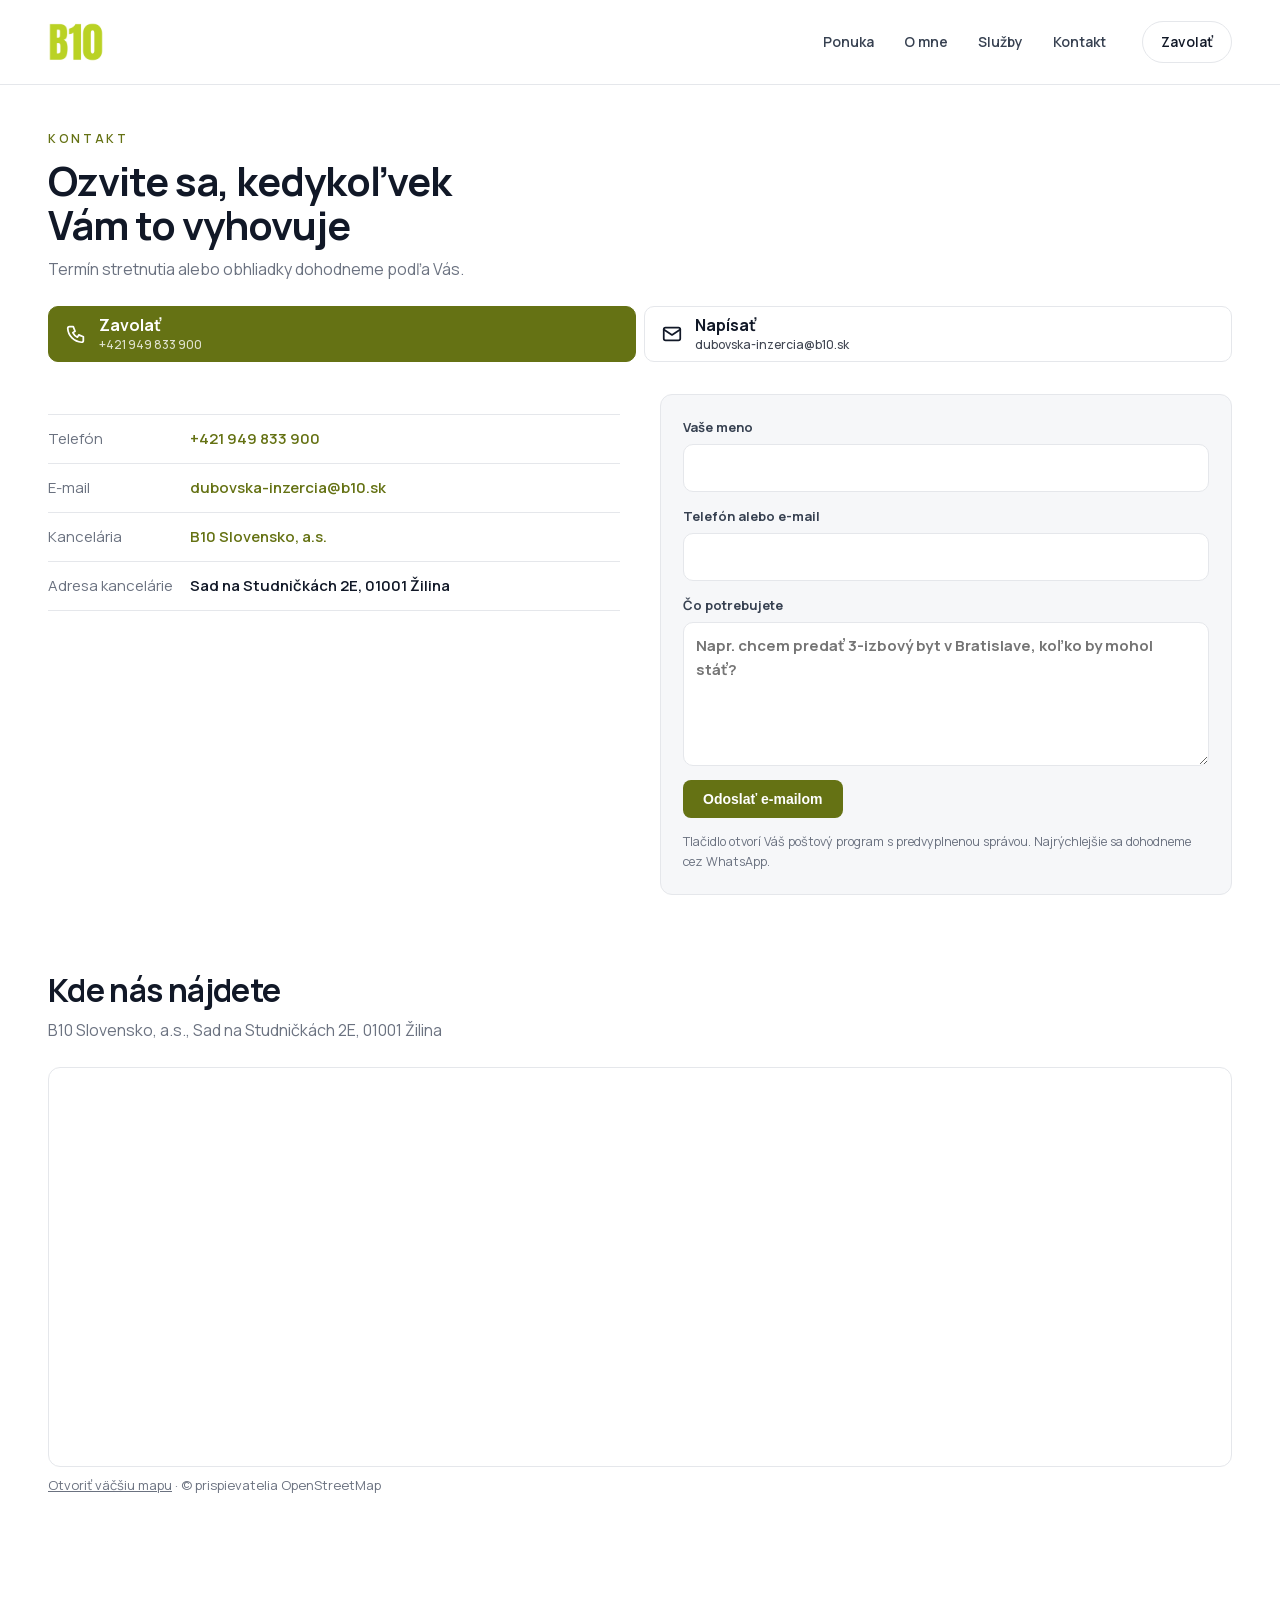
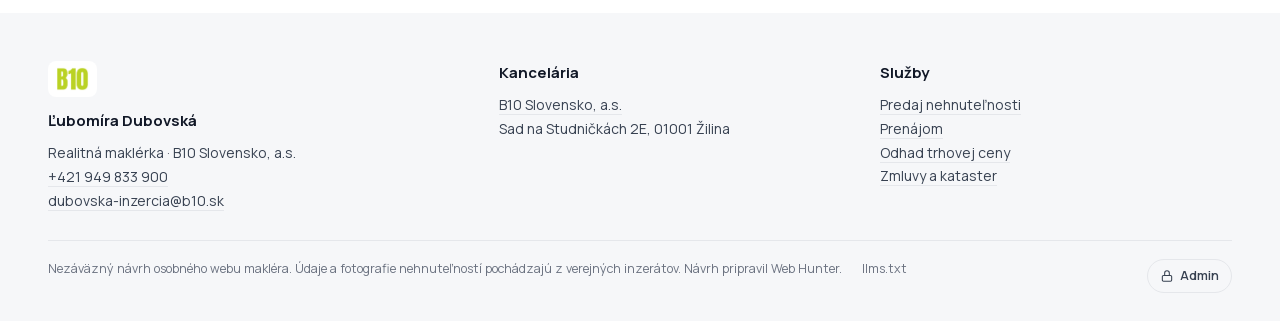
<file: lubomira-dubovska/kontakt/index.html>
<!doctype html>
<html lang="sk"><head>
<meta charset="utf-8">
<meta name="viewport" content="width=device-width,initial-scale=1">
<title>Kontakt | Ľubomíra Dubovská</title>
<meta name="description" content="Kontakt na makléra Ľubomíra Dubovská: telefón, e-mail, WhatsApp.">
<meta property="og:title" content="Kontakt | Ľubomíra Dubovská">
<meta property="og:description" content="Kontakt na makléra Ľubomíra Dubovská: telefón, e-mail, WhatsApp.">
<meta property="og:type" content="website"><meta property="og:locale" content="sk_SK">

<meta name="robots" content="noindex">
<link rel="preload" href="../assets/fonts/Manrope-latin-ext.woff2" as="font" type="font/woff2" crossorigin>
<link rel="stylesheet" href="../assets/style.css">
<link rel="stylesheet" href="../assets/makler.css">
<style>:root{--accent:#657214;--accent-deep:#202406}</style>
</head><body class="mk mk-str ">
<div class="mk-page">
<header class="mk-top mk-top--svetla" id="top"><div class="mk-in mk-top__in">
  <a class="mk-logo" href="../" aria-label="B10 Slovensko, a.s."><img src="../assets/logo.png" alt="B10 Slovensko, a.s."></a>
  <nav class="mk-nav" aria-label="Hlavná"><a href="../nabidka/">Ponuka</a><a href="../o-mne/">O mne</a><a href="../sluzby/">Služby</a><a href="../kontakt/" aria-current=page>Kontakt</a></nav>
  <a class="mk-top__cta" href="tel:+421949833900">Zavolať</a>
  <button class="mk-burger" type="button" aria-label="Otvoriť menu" aria-expanded="false"><span></span></button>
</div></header>
<main class="mk-str__telo">
<div class="mk-in mk-str__hlava"><span class="eyebrow">Kontakt</span><h1>Ozvite sa, kedykoľvek Vám to vyhovuje</h1><p>Termín stretnutia alebo obhliadky dohodneme podľa Vás.</p></div><div class="mk-in"><div class="mk-cta mk-cta--velke"><a class="mk-cta__b mk-cta__b--tel" href="tel:+421949833900"><svg viewBox="0 0 24 24" aria-hidden="true"><path d="M5 4h4l2 5-2.5 1.5a11 11 0 0 0 5 5L15 13l5 2v4a2 2 0 0 1-2 2A16 16 0 0 1 3 6a2 2 0 0 1 2-2"/></svg><span>Zavolať<small>+421 949 833 900</small></span></a><a class="mk-cta__b mk-cta__b--mail" href="mailto:dubovska-inzercia@b10.sk"><svg viewBox="0 0 24 24" aria-hidden="true"><rect x="3" y="5" width="18" height="14" rx="2"/><path d="m3 7 9 6 9-6"/></svg><span>Napísať<small>dubovska-inzercia@b10.sk</small></span></a></div></div>
<div class="mk-in mk-kontakt"><div><dl class="mk-fakta-tab"><div><dt>Telefón</dt><dd><a href="tel:+421949833900">+421 949 833 900</a></dd></div><div><dt>E-mail</dt><dd><a href="mailto:dubovska-inzercia@b10.sk">dubovska-inzercia@b10.sk</a></dd></div><div><dt>Kancelária</dt><dd><a href="https://b10.sk/" target=_blank rel=noopener>B10 Slovensko, a.s.</a></dd></div><div><dt>Adresa kancelárie</dt><dd>Sad na Studničkách 2E, 01001 Žilina</dd></div></dl></div><form class="mk-form" action="mailto:dubovska-inzercia@b10.sk" method="get">
  <label>Vaše meno<input name="jmeno" required></label>
  <label>Telefón alebo e-mail<input name="kontakt" required></label>
  <label>Čo potrebujete<textarea name="body" rows="5" placeholder="Napr. chcem predať 3-izbový byt v Bratislave, koľko by mohol stáť?"></textarea></label>
  <input type="hidden" name="subject" value="Otázka z webu">
  <button type="submit" class="mk-hero__btn">Odoslať e-mailom</button>
  <p class="mk-form__pozn">Tlačidlo otvorí Váš poštový program s predvyplnenou správou. Najrýchlejšie sa dohodneme cez WhatsApp.</p>
</form></div>
<section class="mk-kmapa"><div class="mk-in">
  <div class="mk-kmapa__h"><h2>Kde nás nájdete</h2><p>B10 Slovensko, a.s., Sad na Studničkách 2E, 01001 Žilina</p></div>
  <div class="mk-kmapa__ram"><iframe src="https://www.openstreetmap.org/export/embed.html?bbox=18.73661%2C49.21762%2C18.75261%2C49.22562&amp;layer=mapnik&amp;marker=49.221622%2C18.744605" title="Mapa: poloha kancelárie" referrerpolicy="no-referrer"></iframe></div>
  <p class="mk-kmapa__odkaz"><a href="https://www.openstreetmap.org/?mlat=49.221622&amp;mlon=18.744605#map=17/49.221622/18.744605" target="_blank" rel="noopener">Otvoriť väčšiu mapu</a> · © prispievatelia OpenStreetMap</p>
</div></section>
</main>
<footer id="kontakt" class="mk-pata"><div class="mk-in">
  <div class="mk-pata__grid">
    <div><img class="mk-pata__logo" src="../assets/logo.png" alt="B10 Slovensko, a.s." loading="lazy"><b>Ľubomíra Dubovská</b><p>Realitná maklérka · B10 Slovensko, a.s.</p>
      <ul><li><a href="tel:+421949833900">+421 949 833 900</a></li><li><a href="mailto:dubovska-inzercia@b10.sk">dubovska-inzercia@b10.sk</a></li></ul></div>
    <div><b>Kancelária</b><ul><li><a href="https://b10.sk/" target=_blank rel=noopener>B10 Slovensko, a.s.</a></li><li>Sad na Studničkách 2E, 01001 Žilina</li></ul></div>
    <div><b>Služby</b><ul><li><a href="../sluzby/">Predaj nehnuteľnosti</a></li><li><a href="../sluzby/">Prenájom</a></li><li><a href="../sluzby/">Odhad trhovej ceny</a></li><li><a href="../sluzby/">Zmluvy a kataster</a></li></ul></div>
  </div>
  <div class="mk-pata__dole"><span>Nezáväzný návrh osobného webu makléra. Údaje a fotografie nehnuteľností pochádzajú z verejných inzerátov. Návrh pripravil Web Hunter.</span><a href="../llms.txt">llms.txt</a>
    <a class="mk-admin" href="../admin/"><svg viewBox="0 0 24 24" aria-hidden="true"><rect x="4" y="11" width="16" height="10" rx="2"/><path d="M8 11V7a4 4 0 0 1 8 0v4"/></svg>Admin</a></div>
</div></footer>
<nav class="mk-lista" aria-label="Rýchly kontakt"><a href="tel:+421949833900"><svg viewBox="0 0 24 24" aria-hidden="true"><path d="M5 4h4l2 5-2.5 1.5a11 11 0 0 0 5 5L15 13l5 2v4a2 2 0 0 1-2 2A16 16 0 0 1 3 6a2 2 0 0 1 2-2"/></svg>Zavolať</a><a href="mailto:dubovska-inzercia@b10.sk"><svg viewBox="0 0 24 24" aria-hidden="true"><rect x="3" y="5" width="18" height="14" rx="2"/><path d="m3 7 9 6 9-6"/></svg>Napísať</a></nav>
</div>
<script>
(function(){
var top=document.querySelector('.mk-top'),burger=document.querySelector('.mk-burger'),hero=document.querySelector('.mk-hero');
if(top&&hero){var prah=0;function lista(){if(!prah)prah=hero.offsetHeight-120;top.classList.toggle('on',window.scrollY>prah)}
  lista();addEventListener('scroll',lista,{passive:true})}
addEventListener('error',function(e){var t=e.target;if(t&&t.tagName==='IMG'){t.classList.add('is-broken');if(t.parentNode)t.parentNode.classList.add('bez-fotky')}},true);
var mapa=document.querySelector('[data-mapa]');
if(mapa){var vrstva=mapa.querySelector('.mk-mapa__dlazdice');function skal(){var w=mapa.clientWidth,W=parseInt(vrstva.style.width,10)||1;vrstva.style.transform='scale('+(w/W)+')'}
  skal();addEventListener('resize',skal);var nacti=function(){mapa.classList.add('is-on');mapa.querySelectorAll('img[data-src]').forEach(function(i){i.onload=function(){i.classList.add('is-on')};i.src=i.dataset.src;i.removeAttribute('data-src')})};
  if('IntersectionObserver' in window){new IntersectionObserver(function(es,o){if(es[0].isIntersecting){nacti();o.disconnect()}},{rootMargin:'400px'}).observe(mapa)}else nacti()}
var razeni=document.querySelector('.mk-razeni');
if(razeni){razeni.addEventListener('change',function(){var m=document.querySelector('.mk-mriz'),k=[].slice.call(m.querySelectorAll('.mk-karta')),v=razeni.value;
  k.sort(function(a,b){if(v==='cena-asc')return (+a.dataset.cena||9e15)-(+b.dataset.cena||9e15);if(v==='cena-desc')return (+b.dataset.cena)-(+a.dataset.cena);return (b.dataset.datum||'').localeCompare(a.dataset.datum||'')});
  k.forEach(function(x){m.appendChild(x)})})}
if(burger){burger.addEventListener('click',function(){var o=top.classList.toggle('menu');
  burger.setAttribute('aria-expanded',o?'true':'false')});
  top.querySelectorAll('.mk-nav a').forEach(function(a){a.addEventListener('click',function(){
    top.classList.remove('menu');burger.setAttribute('aria-expanded','false')})})}
document.querySelectorAll('.rv').forEach(function(el){el.classList.add('in')});
var qs=new URLSearchParams(location.search),stav={typ:qs.get('typ')||'',tr:'',q:qs.get('q')||''},karty=[].slice.call(document.querySelectorAll('.mk-karta')),
  pocet=document.querySelector('[data-pocet]'),prazdno=document.querySelector('.mk-prazdno'),
  form=document.getElementById('hledani'),pole=form?form.querySelector('input'):null;
function norm(s){return (s||'').toLowerCase().normalize('NFD').replace(/[̀-ͯ]/g,'')}
stav.min=0;stav.max=0;stav.lok='';
function filtr(){var n=0,q=norm(stav.q);karty.forEach(function(k){var c=+k.dataset.cena||0,ok=(!stav.typ||k.dataset.typ===stav.typ)&&
  (!stav.tr||k.dataset.tr===stav.tr)&&(!q||norm(k.dataset.text).indexOf(q)>-1)&&(!stav.lok||k.dataset.obec===stav.lok)&&
  (!stav.min||c>=stav.min)&&(!stav.max||(c&&c<=stav.max));k.hidden=!ok;if(ok)n++});
  if(pocet)pocet.textContent=n;if(prazdno)prazdno.hidden=n>0;
  var ft=document.querySelector('[data-f-typ]');if(ft)ft.value=stav.typ}
var fp=document.querySelector('.mk-fpanel');
if(fp){fp.addEventListener('input',function(e){var t=e.target,d=t.dataset;
  if('fTyp' in d){stav.typ=t.value;document.querySelectorAll('.mk-tab').forEach(function(x){x.classList.toggle('is-on',x.getAttribute('data-typ')===stav.typ)})}
  if('fTr' in d)stav.tr=t.value;if('fLok' in d)stav.lok=t.value;if('fQ' in d)stav.q=t.value;
  if('fMin' in d)stav.min=+t.value||0;if('fMax' in d)stav.max=+t.value||0;filtr()});
  fp.addEventListener('reset',function(){setTimeout(function(){stav.typ='';stav.tr='';stav.lok='';stav.min=0;stav.max=0;stav.q='';if(pole)pole.value='';
    document.querySelectorAll('.mk-tab').forEach(function(x){x.classList.toggle('is-on',!x.getAttribute('data-typ'))});filtr()},0)})}
document.querySelectorAll('.mk-tab').forEach(function(b){b.addEventListener('click',function(){
  stav.typ=b.getAttribute('data-typ');document.querySelectorAll('.mk-tab').forEach(function(x){x.classList.toggle('is-on',x===b)});filtr()})});
document.querySelectorAll('.mk-pil').forEach(function(b){b.addEventListener('click',function(){
  stav.tr=b.getAttribute('data-tr');b.parentNode.querySelectorAll('.mk-pil').forEach(function(x){x.classList.toggle('is-on',x===b)});filtr()})});
if(pole){pole.addEventListener('input',function(){stav.q=pole.value;filtr()})}
if(form){form.addEventListener('submit',function(e){var c=document.getElementById('nabidka');
  if(!c||!karty.length||form.getAttribute('action')&&!document.body.classList.contains('mk-nabidka-str')){
    if(form.getAttribute('action')){e.preventDefault();location.href=form.getAttribute('action')+'?typ='+encodeURIComponent(stav.typ)+'&q='+encodeURIComponent(pole?pole.value:'');return}}
  e.preventDefault();stav.q=pole?pole.value:'';filtr();if(c)c.scrollIntoView({block:'start'})})}
if(pole&&stav.q)pole.value=stav.q;var fq=document.querySelector('[data-f-q]');if(fq&&stav.q)fq.value=stav.q;
document.querySelectorAll('.mk-tab').forEach(function(b){b.classList.toggle('is-on',b.getAttribute('data-typ')===stav.typ)});
if(karty.length)filtr();
})();
</script>
</body></html>
</file>
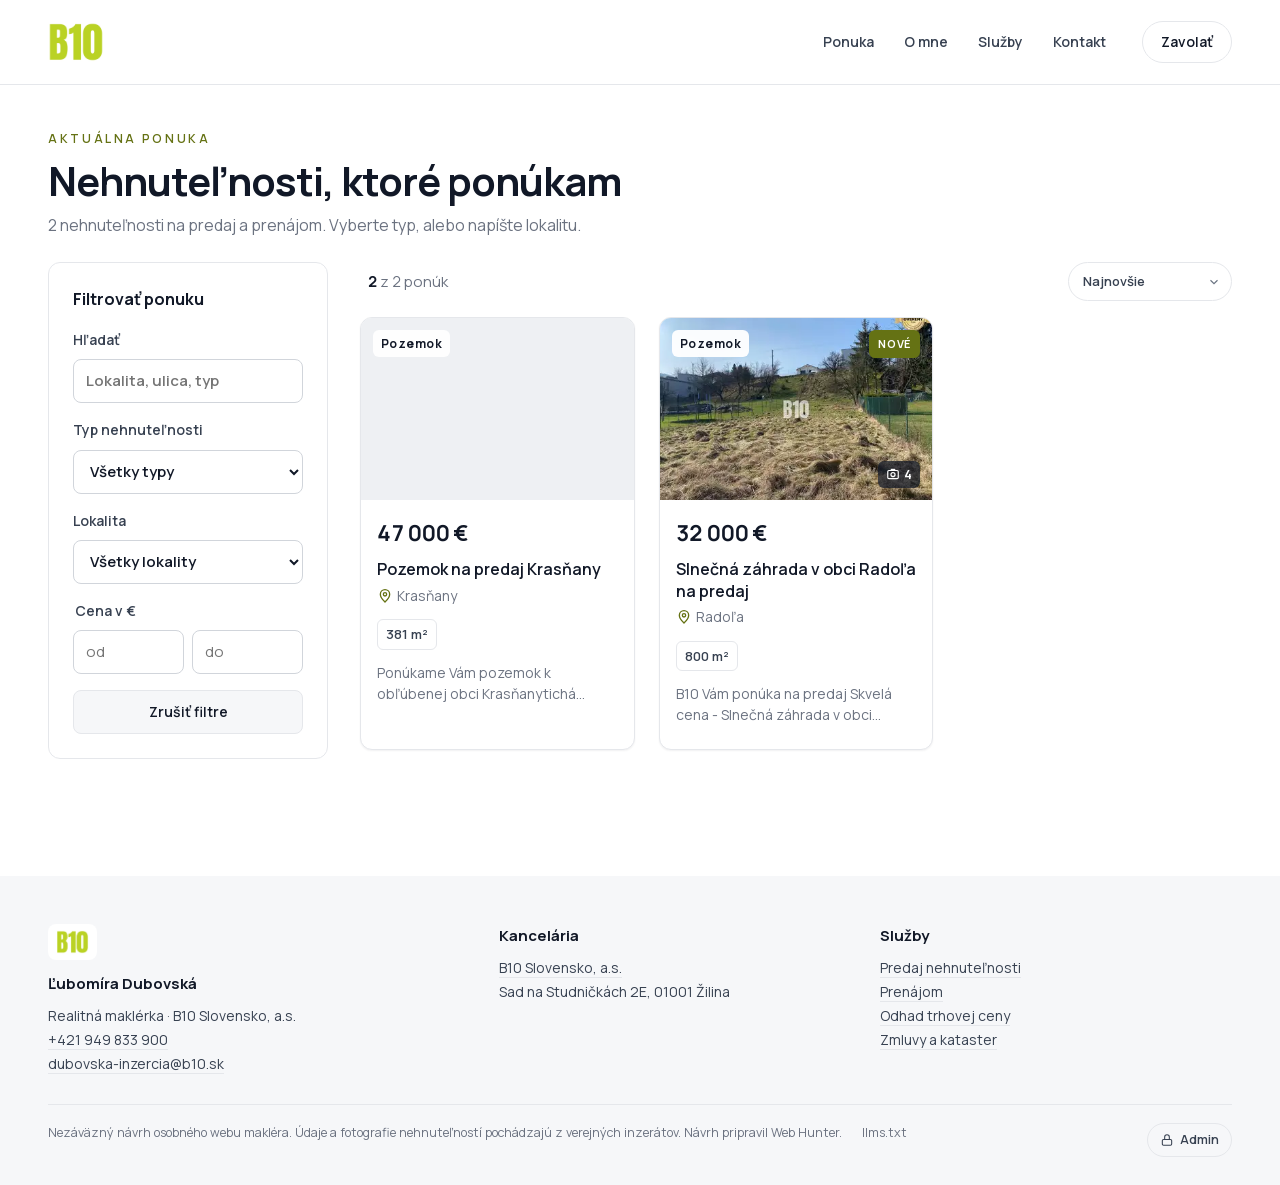
<file: lubomira-dubovska/nabidka/index.html>
<!doctype html>
<html lang="sk"><head>
<meta charset="utf-8">
<meta name="viewport" content="width=device-width,initial-scale=1">
<title>Ponuka nehnuteľností | Ľubomíra Dubovská</title>
<meta name="description" content="Ľubomíra Dubovská, realitný maklér kancelárie B10 Slovensko, a.s.. Aktuálne 2 ponuky nehnuteľností, lokality Krasňany a Radoľa. Predaj, prenájom, odhad ceny a">
<meta property="og:title" content="Ponuka nehnuteľností | Ľubomíra Dubovská">
<meta property="og:description" content="Ľubomíra Dubovská, realitný maklér kancelárie B10 Slovensko, a.s.. Aktuálne 2 ponuky nehnuteľností, lokality Krasňany a Radoľa. Predaj, prenájom, odhad ceny a">
<meta property="og:type" content="website"><meta property="og:locale" content="sk_SK">

<meta name="robots" content="noindex">
<link rel="preload" href="../assets/fonts/Manrope-latin-ext.woff2" as="font" type="font/woff2" crossorigin>
<link rel="stylesheet" href="../assets/style.css">
<link rel="stylesheet" href="../assets/makler.css">
<style>:root{--accent:#657214;--accent-deep:#202406}</style>
</head><body class="mk mk-str mk-nabidka-str">
<div class="mk-page">
<header class="mk-top mk-top--svetla" id="top"><div class="mk-in mk-top__in">
  <a class="mk-logo" href="../" aria-label="B10 Slovensko, a.s."><img src="../assets/logo.png" alt="B10 Slovensko, a.s."></a>
  <nav class="mk-nav" aria-label="Hlavná"><a href="../nabidka/" aria-current=page>Ponuka</a><a href="../o-mne/">O mne</a><a href="../sluzby/">Služby</a><a href="../kontakt/">Kontakt</a></nav>
  <a class="mk-top__cta" href="tel:+421949833900">Zavolať</a>
  <button class="mk-burger" type="button" aria-label="Otvoriť menu" aria-expanded="false"><span></span></button>
</div></header>
<main class="mk-str__telo">
<div class="mk-in mk-str__hlava"><span class="eyebrow">Aktuálna ponuka</span><h1>Nehnuteľnosti, ktoré ponúkam</h1><p>2 nehnuteľnosti na predaj a prenájom. Vyberte typ, alebo napíšte lokalitu.</p></div><section id="nabidka" class="mk-nabidka mk-nabidka--portal rv"><div class="mk-in mk-portal">
  <form class="mk-fpanel" aria-label="Filtre ponuky" onsubmit="return false"><b class="mk-fpanel__h">Filtrovať ponuku</b><label>Hľadať<input type="search" placeholder="Lokalita, ulica, typ" autocomplete="off" data-f-q></label><label>Typ nehnuteľnosti<select data-f-typ><option value="">Všetky typy</option><option value="pozemek">Pozemky</option></select></label><label>Lokalita<select data-f-lok><option value="">Všetky lokality</option><option value="Krasňany">Krasňany (1)</option><option value="Radoľa">Radoľa (1)</option></select></label><fieldset><legend>Cena v €</legend><div class="mk-fpanel__od"><input type="number" inputmode="numeric" min="0" step="1000" placeholder="od" aria-label="Cena od" data-f-min><input type="number" inputmode="numeric" min="0" step="1000" placeholder="do" aria-label="Cena do" data-f-max></div></fieldset><button type="reset" class="mk-fpanel__reset">Zrušiť filtre</button></form>
  <div class="mk-portal__vysledky">
  <div class="mk-portal__lista"><span class="mk-filtr__pocet"><b data-pocet>2</b> z 2 ponúk</span><select class="mk-razeni" aria-label="Zoradenie"><option value="nove">Najnovšie</option><option value="cena-asc">Cena od najnižšej</option><option value="cena-desc">Cena od najvyššej</option></select></div>
  <div class="mk-mriz"><a class="mk-karta" href="../pozemok-na-predaj-krasnany-1017934/" data-typ="pozemek" data-tr="ostatni" data-cena="47000" data-obec="Krasňany" data-datum="2026-09-28" data-text="pozemok na predaj krasňany krasňany">
  <span class="mk-karta__foto"><span class="mk-karta__stitek">Pozemok</span></span>
  <span class="mk-karta__telo"><span class="mk-karta__cena">47 000 €</span><b>Pozemok na predaj Krasňany</b>
    <span class="mk-karta__misto"><svg viewBox="0 0 24 24" aria-hidden="true"><path d="M12 21s-7-6.2-7-11.5a7 7 0 0 1 14 0C19 14.8 12 21 12 21z"/><circle cx="12" cy="9.5" r="2.5"/></svg>Krasňany</span>
    <span class="mk-karta__chipy"><span>381 m²</span></span>
    <span class="mk-karta__popis">Ponúkame Vám pozemok k obľúbenej obci Krasňanytichá lokalitadobrá dostupnosť zo Žilinyzavedenie IS /Elektrina, v blízkosti,voda-výkop…</span></span>
</a><a class="mk-karta" href="../slnecna-zahrada-v-obci-radola-na-predaj-1058801/" data-typ="pozemek" data-tr="ostatni" data-cena="32000" data-obec="Radoľa" data-datum="2026-10-09" data-text="slnečná záhrada v obci radoľa na predaj radoľa">
  <span class="mk-karta__foto"><img src="../assets/n/1058801/00.webp" srcset="../assets/n/1058801/00_m.webp 400w, ../assets/n/1058801/00.webp 900w" sizes="(max-width: 700px) 100vw, 400px" width="900" height="675" alt="Slnečná záhrada v obci Radoľa na predaj" loading="lazy" decoding="async"><span class="mk-karta__stitek">Pozemok</span><span class="mk-karta__nove">Nové</span><span class="mk-karta__pocet"><svg viewBox="0 0 24 24" aria-hidden="true"><rect x="3" y="6" width="18" height="14" rx="2"/><circle cx="12" cy="13" r="3.5"/><path d="M8 6l1.5-2h5L16 6"/></svg>4</span></span>
  <span class="mk-karta__telo"><span class="mk-karta__cena">32 000 €</span><b>Slnečná záhrada v obci Radoľa na predaj</b>
    <span class="mk-karta__misto"><svg viewBox="0 0 24 24" aria-hidden="true"><path d="M12 21s-7-6.2-7-11.5a7 7 0 0 1 14 0C19 14.8 12 21 12 21z"/><circle cx="12" cy="9.5" r="2.5"/></svg>Radoľa</span>
    <span class="mk-karta__chipy"><span>800 m²</span></span>
    <span class="mk-karta__popis">B10 Vám ponúka na predaj Skvelá cena - Slnečná záhrada v obci Radoľa s možnosťou drobnej stavbyrozloha pozemku 800 m2pozemok svahovitývykopaná…</span></span>
</a></div>
  <p class="mk-prazdno" hidden>Tomuto výberu zatiaľ nezodpovedá žiadna ponuka. Napíšte mi, čo hľadáte.</p>
  </div>
</div></section>
</main>
<footer id="kontakt" class="mk-pata"><div class="mk-in">
  <div class="mk-pata__grid">
    <div><img class="mk-pata__logo" src="../assets/logo.png" alt="B10 Slovensko, a.s." loading="lazy"><b>Ľubomíra Dubovská</b><p>Realitná maklérka · B10 Slovensko, a.s.</p>
      <ul><li><a href="tel:+421949833900">+421 949 833 900</a></li><li><a href="mailto:dubovska-inzercia@b10.sk">dubovska-inzercia@b10.sk</a></li></ul></div>
    <div><b>Kancelária</b><ul><li><a href="https://b10.sk/" target=_blank rel=noopener>B10 Slovensko, a.s.</a></li><li>Sad na Studničkách 2E, 01001 Žilina</li></ul></div>
    <div><b>Služby</b><ul><li><a href="../sluzby/">Predaj nehnuteľnosti</a></li><li><a href="../sluzby/">Prenájom</a></li><li><a href="../sluzby/">Odhad trhovej ceny</a></li><li><a href="../sluzby/">Zmluvy a kataster</a></li></ul></div>
  </div>
  <div class="mk-pata__dole"><span>Nezáväzný návrh osobného webu makléra. Údaje a fotografie nehnuteľností pochádzajú z verejných inzerátov. Návrh pripravil Web Hunter.</span><a href="../llms.txt">llms.txt</a>
    <a class="mk-admin" href="../admin/"><svg viewBox="0 0 24 24" aria-hidden="true"><rect x="4" y="11" width="16" height="10" rx="2"/><path d="M8 11V7a4 4 0 0 1 8 0v4"/></svg>Admin</a></div>
</div></footer>
<nav class="mk-lista" aria-label="Rýchly kontakt"><a href="tel:+421949833900"><svg viewBox="0 0 24 24" aria-hidden="true"><path d="M5 4h4l2 5-2.5 1.5a11 11 0 0 0 5 5L15 13l5 2v4a2 2 0 0 1-2 2A16 16 0 0 1 3 6a2 2 0 0 1 2-2"/></svg>Zavolať</a><a href="mailto:dubovska-inzercia@b10.sk"><svg viewBox="0 0 24 24" aria-hidden="true"><rect x="3" y="5" width="18" height="14" rx="2"/><path d="m3 7 9 6 9-6"/></svg>Napísať</a></nav>
</div>
<script>
(function(){
var top=document.querySelector('.mk-top'),burger=document.querySelector('.mk-burger'),hero=document.querySelector('.mk-hero');
if(top&&hero){var prah=0;function lista(){if(!prah)prah=hero.offsetHeight-120;top.classList.toggle('on',window.scrollY>prah)}
  lista();addEventListener('scroll',lista,{passive:true})}
addEventListener('error',function(e){var t=e.target;if(t&&t.tagName==='IMG'){t.classList.add('is-broken');if(t.parentNode)t.parentNode.classList.add('bez-fotky')}},true);
var mapa=document.querySelector('[data-mapa]');
if(mapa){var vrstva=mapa.querySelector('.mk-mapa__dlazdice');function skal(){var w=mapa.clientWidth,W=parseInt(vrstva.style.width,10)||1;vrstva.style.transform='scale('+(w/W)+')'}
  skal();addEventListener('resize',skal);var nacti=function(){mapa.classList.add('is-on');mapa.querySelectorAll('img[data-src]').forEach(function(i){i.onload=function(){i.classList.add('is-on')};i.src=i.dataset.src;i.removeAttribute('data-src')})};
  if('IntersectionObserver' in window){new IntersectionObserver(function(es,o){if(es[0].isIntersecting){nacti();o.disconnect()}},{rootMargin:'400px'}).observe(mapa)}else nacti()}
var razeni=document.querySelector('.mk-razeni');
if(razeni){razeni.addEventListener('change',function(){var m=document.querySelector('.mk-mriz'),k=[].slice.call(m.querySelectorAll('.mk-karta')),v=razeni.value;
  k.sort(function(a,b){if(v==='cena-asc')return (+a.dataset.cena||9e15)-(+b.dataset.cena||9e15);if(v==='cena-desc')return (+b.dataset.cena)-(+a.dataset.cena);return (b.dataset.datum||'').localeCompare(a.dataset.datum||'')});
  k.forEach(function(x){m.appendChild(x)})})}
if(burger){burger.addEventListener('click',function(){var o=top.classList.toggle('menu');
  burger.setAttribute('aria-expanded',o?'true':'false')});
  top.querySelectorAll('.mk-nav a').forEach(function(a){a.addEventListener('click',function(){
    top.classList.remove('menu');burger.setAttribute('aria-expanded','false')})})}
document.querySelectorAll('.rv').forEach(function(el){el.classList.add('in')});
var qs=new URLSearchParams(location.search),stav={typ:qs.get('typ')||'',tr:'',q:qs.get('q')||''},karty=[].slice.call(document.querySelectorAll('.mk-karta')),
  pocet=document.querySelector('[data-pocet]'),prazdno=document.querySelector('.mk-prazdno'),
  form=document.getElementById('hledani'),pole=form?form.querySelector('input'):null;
function norm(s){return (s||'').toLowerCase().normalize('NFD').replace(/[̀-ͯ]/g,'')}
stav.min=0;stav.max=0;stav.lok='';
function filtr(){var n=0,q=norm(stav.q);karty.forEach(function(k){var c=+k.dataset.cena||0,ok=(!stav.typ||k.dataset.typ===stav.typ)&&
  (!stav.tr||k.dataset.tr===stav.tr)&&(!q||norm(k.dataset.text).indexOf(q)>-1)&&(!stav.lok||k.dataset.obec===stav.lok)&&
  (!stav.min||c>=stav.min)&&(!stav.max||(c&&c<=stav.max));k.hidden=!ok;if(ok)n++});
  if(pocet)pocet.textContent=n;if(prazdno)prazdno.hidden=n>0;
  var ft=document.querySelector('[data-f-typ]');if(ft)ft.value=stav.typ}
var fp=document.querySelector('.mk-fpanel');
if(fp){fp.addEventListener('input',function(e){var t=e.target,d=t.dataset;
  if('fTyp' in d){stav.typ=t.value;document.querySelectorAll('.mk-tab').forEach(function(x){x.classList.toggle('is-on',x.getAttribute('data-typ')===stav.typ)})}
  if('fTr' in d)stav.tr=t.value;if('fLok' in d)stav.lok=t.value;if('fQ' in d)stav.q=t.value;
  if('fMin' in d)stav.min=+t.value||0;if('fMax' in d)stav.max=+t.value||0;filtr()});
  fp.addEventListener('reset',function(){setTimeout(function(){stav.typ='';stav.tr='';stav.lok='';stav.min=0;stav.max=0;stav.q='';if(pole)pole.value='';
    document.querySelectorAll('.mk-tab').forEach(function(x){x.classList.toggle('is-on',!x.getAttribute('data-typ'))});filtr()},0)})}
document.querySelectorAll('.mk-tab').forEach(function(b){b.addEventListener('click',function(){
  stav.typ=b.getAttribute('data-typ');document.querySelectorAll('.mk-tab').forEach(function(x){x.classList.toggle('is-on',x===b)});filtr()})});
document.querySelectorAll('.mk-pil').forEach(function(b){b.addEventListener('click',function(){
  stav.tr=b.getAttribute('data-tr');b.parentNode.querySelectorAll('.mk-pil').forEach(function(x){x.classList.toggle('is-on',x===b)});filtr()})});
if(pole){pole.addEventListener('input',function(){stav.q=pole.value;filtr()})}
if(form){form.addEventListener('submit',function(e){var c=document.getElementById('nabidka');
  if(!c||!karty.length||form.getAttribute('action')&&!document.body.classList.contains('mk-nabidka-str')){
    if(form.getAttribute('action')){e.preventDefault();location.href=form.getAttribute('action')+'?typ='+encodeURIComponent(stav.typ)+'&q='+encodeURIComponent(pole?pole.value:'');return}}
  e.preventDefault();stav.q=pole?pole.value:'';filtr();if(c)c.scrollIntoView({block:'start'})})}
if(pole&&stav.q)pole.value=stav.q;var fq=document.querySelector('[data-f-q]');if(fq&&stav.q)fq.value=stav.q;
document.querySelectorAll('.mk-tab').forEach(function(b){b.classList.toggle('is-on',b.getAttribute('data-typ')===stav.typ)});
if(karty.length)filtr();
})();
</script>
</body></html>
</file>
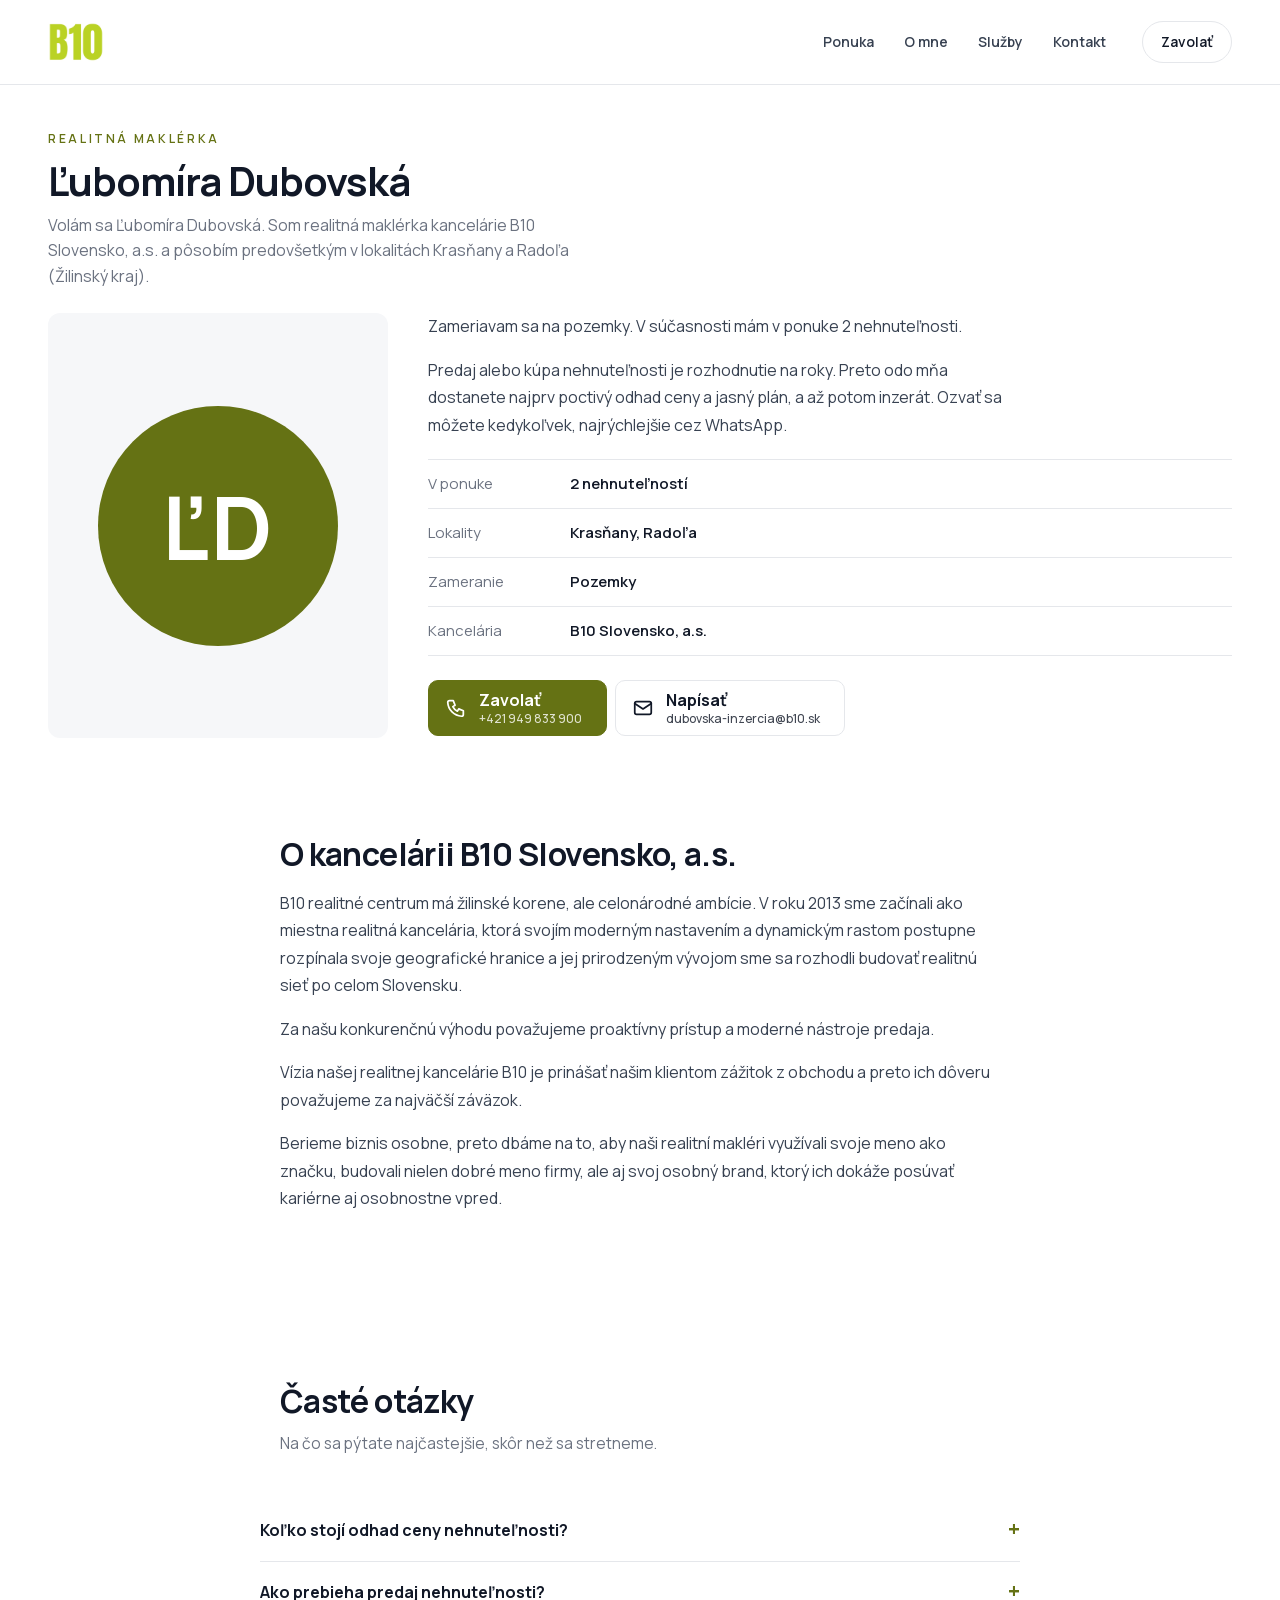
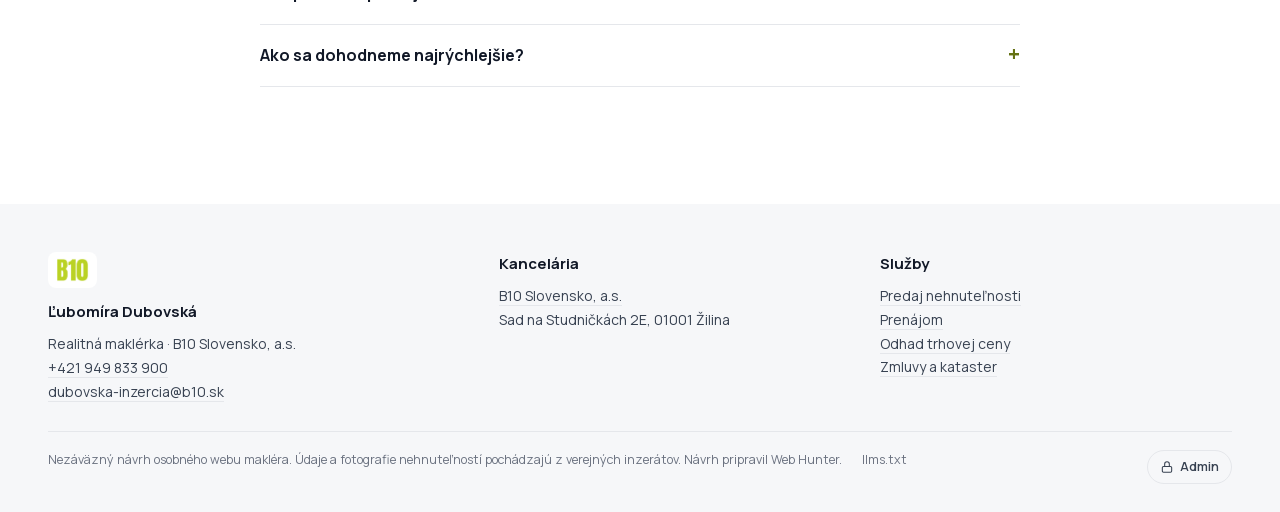
<file: lubomira-dubovska/o-mne/index.html>
<!doctype html>
<html lang="sk"><head>
<meta charset="utf-8">
<meta name="viewport" content="width=device-width,initial-scale=1">
<title>O mne | Ľubomíra Dubovská</title>
<meta name="description" content="Volám sa Ľubomíra Dubovská. Som realitná maklérka kancelárie B10 Slovensko, a.s. a pôsobím predovšetkým v lokalitách Krasňany a Radoľa (Žilinský kraj).">
<meta property="og:title" content="O mne | Ľubomíra Dubovská">
<meta property="og:description" content="Volám sa Ľubomíra Dubovská. Som realitná maklérka kancelárie B10 Slovensko, a.s. a pôsobím predovšetkým v lokalitách Krasňany a Radoľa (Žilinský kraj).">
<meta property="og:type" content="website"><meta property="og:locale" content="sk_SK">

<meta name="robots" content="noindex">
<link rel="preload" href="../assets/fonts/Manrope-latin-ext.woff2" as="font" type="font/woff2" crossorigin>
<link rel="stylesheet" href="../assets/style.css">
<link rel="stylesheet" href="../assets/makler.css">
<style>:root{--accent:#657214;--accent-deep:#202406}</style>
</head><body class="mk mk-str ">
<div class="mk-page">
<header class="mk-top mk-top--svetla" id="top"><div class="mk-in mk-top__in">
  <a class="mk-logo" href="../" aria-label="B10 Slovensko, a.s."><img src="../assets/logo.png" alt="B10 Slovensko, a.s."></a>
  <nav class="mk-nav" aria-label="Hlavná"><a href="../nabidka/">Ponuka</a><a href="../o-mne/" aria-current=page>O mne</a><a href="../sluzby/">Služby</a><a href="../kontakt/">Kontakt</a></nav>
  <a class="mk-top__cta" href="tel:+421949833900">Zavolať</a>
  <button class="mk-burger" type="button" aria-label="Otvoriť menu" aria-expanded="false"><span></span></button>
</div></header>
<main class="mk-str__telo">
<div class="mk-in mk-str__hlava"><span class="eyebrow">Realitná maklérka</span><h1>Ľubomíra Dubovská</h1><p>Volám sa Ľubomíra Dubovská. Som realitná maklérka kancelárie B10 Slovensko, a.s. a pôsobím predovšetkým v lokalitách Krasňany a Radoľa (Žilinský kraj).</p></div><div class="mk-in mk-omne-str">
  <div class="mk-omne-str__foto mk-omne-str__foto--inic"><span class="mk-inic mk-inic--velky" aria-hidden="true">ĽD</span></div>
  <div><div class="dt-prose"><p>Zameriavam sa na pozemky. V súčasnosti mám v ponuke 2 nehnuteľnosti.</p><p>Predaj alebo kúpa nehnuteľnosti je rozhodnutie na roky. Preto odo mňa dostanete najprv poctivý odhad ceny a jasný plán, a až potom inzerát. Ozvať sa môžete kedykoľvek, najrýchlejšie cez WhatsApp.</p></div>
    <dl class="mk-fakta-tab"><div><dt>V ponuke</dt><dd>2 nehnuteľností</dd></div><div><dt>Lokality</dt><dd>Krasňany, Radoľa</dd></div><div><dt>Zameranie</dt><dd>Pozemky</dd></div><div><dt>Kancelária</dt><dd>B10 Slovensko, a.s.</dd></div></dl>
    <div class="mk-cta "><a class="mk-cta__b mk-cta__b--tel" href="tel:+421949833900"><svg viewBox="0 0 24 24" aria-hidden="true"><path d="M5 4h4l2 5-2.5 1.5a11 11 0 0 0 5 5L15 13l5 2v4a2 2 0 0 1-2 2A16 16 0 0 1 3 6a2 2 0 0 1 2-2"/></svg><span>Zavolať<small>+421 949 833 900</small></span></a><a class="mk-cta__b mk-cta__b--mail" href="mailto:dubovska-inzercia@b10.sk"><svg viewBox="0 0 24 24" aria-hidden="true"><rect x="3" y="5" width="18" height="14" rx="2"/><path d="m3 7 9 6 9-6"/></svg><span>Napísať<small>dubovska-inzercia@b10.sk</small></span></a></div></div>
</div><section class="rv mk-kancelar"><div class="mk-in">
  <div class="mk-nadpis"><h2>O kancelárii B10 Slovensko, a.s.</h2></div>
  <div class="dt-prose"><p>B10 realitné centrum má žilinské korene, ale celonárodné ambície. V roku 2013 sme začínali ako miestna realitná kancelária, ktorá svojím moderným nastavením a dynamickým rastom postupne rozpínala svoje geografické hranice a jej prirodzeným vývojom sme sa rozhodli budovať realitnú sieť po celom Slovensku.</p><p>Za našu konkurenčnú výhodu považujeme proaktívny prístup a moderné nástroje predaja.</p><p>Vízia našej realitnej kancelárie B10 je prinášať našim klientom zážitok z obchodu a preto ich dôveru považujeme za najväčší záväzok.</p><p>Berieme biznis osobne, preto dbáme na to, aby naši realitní makléri využívali svoje meno ako značku, budovali nielen dobré meno firmy, ale aj svoj osobný brand, ktorý ich dokáže posúvať kariérne aj osobnostne vpred.</p></div>
</div></section><section id="faq" class="rv"><div class="mk-in">
  <div class="mk-nadpis"><h2>Časté otázky</h2><p>Na čo sa pýtate najčastejšie, skôr než sa stretneme.</p></div>
  <div class="mk-faq"><details><summary>Koľko stojí odhad ceny nehnuteľnosti?</summary><p>Odhad trhovej ceny vychádza z aktuálnych ponúk a predajov v lokalite, nie z cenníkových tabuliek. Podmienky Vám poviem pri prvom telefonáte.</p></details><details><summary>Ako prebieha predaj nehnuteľnosti?</summary><p>Najprv obhliadka a odhad ceny, potom príprava prezentácie (fotografie, popis, inzercia), obhliadky so záujemcami, rezervačná zmluva, kúpna zmluva, návrh na vklad do katastra a odovzdanie nehnuteľnosti. O každom kroku viete vopred.</p></details><details><summary>Ako sa dohodneme najrýchlejšie?</summary><p>Najrýchlejšie cez WhatsApp alebo telefón. Termín stretnutia alebo obhliadky dohodneme podľa Vás.</p></details></div>
</div></section>
</main>
<footer id="kontakt" class="mk-pata"><div class="mk-in">
  <div class="mk-pata__grid">
    <div><img class="mk-pata__logo" src="../assets/logo.png" alt="B10 Slovensko, a.s." loading="lazy"><b>Ľubomíra Dubovská</b><p>Realitná maklérka · B10 Slovensko, a.s.</p>
      <ul><li><a href="tel:+421949833900">+421 949 833 900</a></li><li><a href="mailto:dubovska-inzercia@b10.sk">dubovska-inzercia@b10.sk</a></li></ul></div>
    <div><b>Kancelária</b><ul><li><a href="https://b10.sk/" target=_blank rel=noopener>B10 Slovensko, a.s.</a></li><li>Sad na Studničkách 2E, 01001 Žilina</li></ul></div>
    <div><b>Služby</b><ul><li><a href="../sluzby/">Predaj nehnuteľnosti</a></li><li><a href="../sluzby/">Prenájom</a></li><li><a href="../sluzby/">Odhad trhovej ceny</a></li><li><a href="../sluzby/">Zmluvy a kataster</a></li></ul></div>
  </div>
  <div class="mk-pata__dole"><span>Nezáväzný návrh osobného webu makléra. Údaje a fotografie nehnuteľností pochádzajú z verejných inzerátov. Návrh pripravil Web Hunter.</span><a href="../llms.txt">llms.txt</a>
    <a class="mk-admin" href="../admin/"><svg viewBox="0 0 24 24" aria-hidden="true"><rect x="4" y="11" width="16" height="10" rx="2"/><path d="M8 11V7a4 4 0 0 1 8 0v4"/></svg>Admin</a></div>
</div></footer>
<nav class="mk-lista" aria-label="Rýchly kontakt"><a href="tel:+421949833900"><svg viewBox="0 0 24 24" aria-hidden="true"><path d="M5 4h4l2 5-2.5 1.5a11 11 0 0 0 5 5L15 13l5 2v4a2 2 0 0 1-2 2A16 16 0 0 1 3 6a2 2 0 0 1 2-2"/></svg>Zavolať</a><a href="mailto:dubovska-inzercia@b10.sk"><svg viewBox="0 0 24 24" aria-hidden="true"><rect x="3" y="5" width="18" height="14" rx="2"/><path d="m3 7 9 6 9-6"/></svg>Napísať</a></nav>
</div>
<script>
(function(){
var top=document.querySelector('.mk-top'),burger=document.querySelector('.mk-burger'),hero=document.querySelector('.mk-hero');
if(top&&hero){var prah=0;function lista(){if(!prah)prah=hero.offsetHeight-120;top.classList.toggle('on',window.scrollY>prah)}
  lista();addEventListener('scroll',lista,{passive:true})}
addEventListener('error',function(e){var t=e.target;if(t&&t.tagName==='IMG'){t.classList.add('is-broken');if(t.parentNode)t.parentNode.classList.add('bez-fotky')}},true);
var mapa=document.querySelector('[data-mapa]');
if(mapa){var vrstva=mapa.querySelector('.mk-mapa__dlazdice');function skal(){var w=mapa.clientWidth,W=parseInt(vrstva.style.width,10)||1;vrstva.style.transform='scale('+(w/W)+')'}
  skal();addEventListener('resize',skal);var nacti=function(){mapa.classList.add('is-on');mapa.querySelectorAll('img[data-src]').forEach(function(i){i.onload=function(){i.classList.add('is-on')};i.src=i.dataset.src;i.removeAttribute('data-src')})};
  if('IntersectionObserver' in window){new IntersectionObserver(function(es,o){if(es[0].isIntersecting){nacti();o.disconnect()}},{rootMargin:'400px'}).observe(mapa)}else nacti()}
var razeni=document.querySelector('.mk-razeni');
if(razeni){razeni.addEventListener('change',function(){var m=document.querySelector('.mk-mriz'),k=[].slice.call(m.querySelectorAll('.mk-karta')),v=razeni.value;
  k.sort(function(a,b){if(v==='cena-asc')return (+a.dataset.cena||9e15)-(+b.dataset.cena||9e15);if(v==='cena-desc')return (+b.dataset.cena)-(+a.dataset.cena);return (b.dataset.datum||'').localeCompare(a.dataset.datum||'')});
  k.forEach(function(x){m.appendChild(x)})})}
if(burger){burger.addEventListener('click',function(){var o=top.classList.toggle('menu');
  burger.setAttribute('aria-expanded',o?'true':'false')});
  top.querySelectorAll('.mk-nav a').forEach(function(a){a.addEventListener('click',function(){
    top.classList.remove('menu');burger.setAttribute('aria-expanded','false')})})}
document.querySelectorAll('.rv').forEach(function(el){el.classList.add('in')});
var qs=new URLSearchParams(location.search),stav={typ:qs.get('typ')||'',tr:'',q:qs.get('q')||''},karty=[].slice.call(document.querySelectorAll('.mk-karta')),
  pocet=document.querySelector('[data-pocet]'),prazdno=document.querySelector('.mk-prazdno'),
  form=document.getElementById('hledani'),pole=form?form.querySelector('input'):null;
function norm(s){return (s||'').toLowerCase().normalize('NFD').replace(/[̀-ͯ]/g,'')}
stav.min=0;stav.max=0;stav.lok='';
function filtr(){var n=0,q=norm(stav.q);karty.forEach(function(k){var c=+k.dataset.cena||0,ok=(!stav.typ||k.dataset.typ===stav.typ)&&
  (!stav.tr||k.dataset.tr===stav.tr)&&(!q||norm(k.dataset.text).indexOf(q)>-1)&&(!stav.lok||k.dataset.obec===stav.lok)&&
  (!stav.min||c>=stav.min)&&(!stav.max||(c&&c<=stav.max));k.hidden=!ok;if(ok)n++});
  if(pocet)pocet.textContent=n;if(prazdno)prazdno.hidden=n>0;
  var ft=document.querySelector('[data-f-typ]');if(ft)ft.value=stav.typ}
var fp=document.querySelector('.mk-fpanel');
if(fp){fp.addEventListener('input',function(e){var t=e.target,d=t.dataset;
  if('fTyp' in d){stav.typ=t.value;document.querySelectorAll('.mk-tab').forEach(function(x){x.classList.toggle('is-on',x.getAttribute('data-typ')===stav.typ)})}
  if('fTr' in d)stav.tr=t.value;if('fLok' in d)stav.lok=t.value;if('fQ' in d)stav.q=t.value;
  if('fMin' in d)stav.min=+t.value||0;if('fMax' in d)stav.max=+t.value||0;filtr()});
  fp.addEventListener('reset',function(){setTimeout(function(){stav.typ='';stav.tr='';stav.lok='';stav.min=0;stav.max=0;stav.q='';if(pole)pole.value='';
    document.querySelectorAll('.mk-tab').forEach(function(x){x.classList.toggle('is-on',!x.getAttribute('data-typ'))});filtr()},0)})}
document.querySelectorAll('.mk-tab').forEach(function(b){b.addEventListener('click',function(){
  stav.typ=b.getAttribute('data-typ');document.querySelectorAll('.mk-tab').forEach(function(x){x.classList.toggle('is-on',x===b)});filtr()})});
document.querySelectorAll('.mk-pil').forEach(function(b){b.addEventListener('click',function(){
  stav.tr=b.getAttribute('data-tr');b.parentNode.querySelectorAll('.mk-pil').forEach(function(x){x.classList.toggle('is-on',x===b)});filtr()})});
if(pole){pole.addEventListener('input',function(){stav.q=pole.value;filtr()})}
if(form){form.addEventListener('submit',function(e){var c=document.getElementById('nabidka');
  if(!c||!karty.length||form.getAttribute('action')&&!document.body.classList.contains('mk-nabidka-str')){
    if(form.getAttribute('action')){e.preventDefault();location.href=form.getAttribute('action')+'?typ='+encodeURIComponent(stav.typ)+'&q='+encodeURIComponent(pole?pole.value:'');return}}
  e.preventDefault();stav.q=pole?pole.value:'';filtr();if(c)c.scrollIntoView({block:'start'})})}
if(pole&&stav.q)pole.value=stav.q;var fq=document.querySelector('[data-f-q]');if(fq&&stav.q)fq.value=stav.q;
document.querySelectorAll('.mk-tab').forEach(function(b){b.classList.toggle('is-on',b.getAttribute('data-typ')===stav.typ)});
if(karty.length)filtr();
})();
</script>
</body></html>
</file>
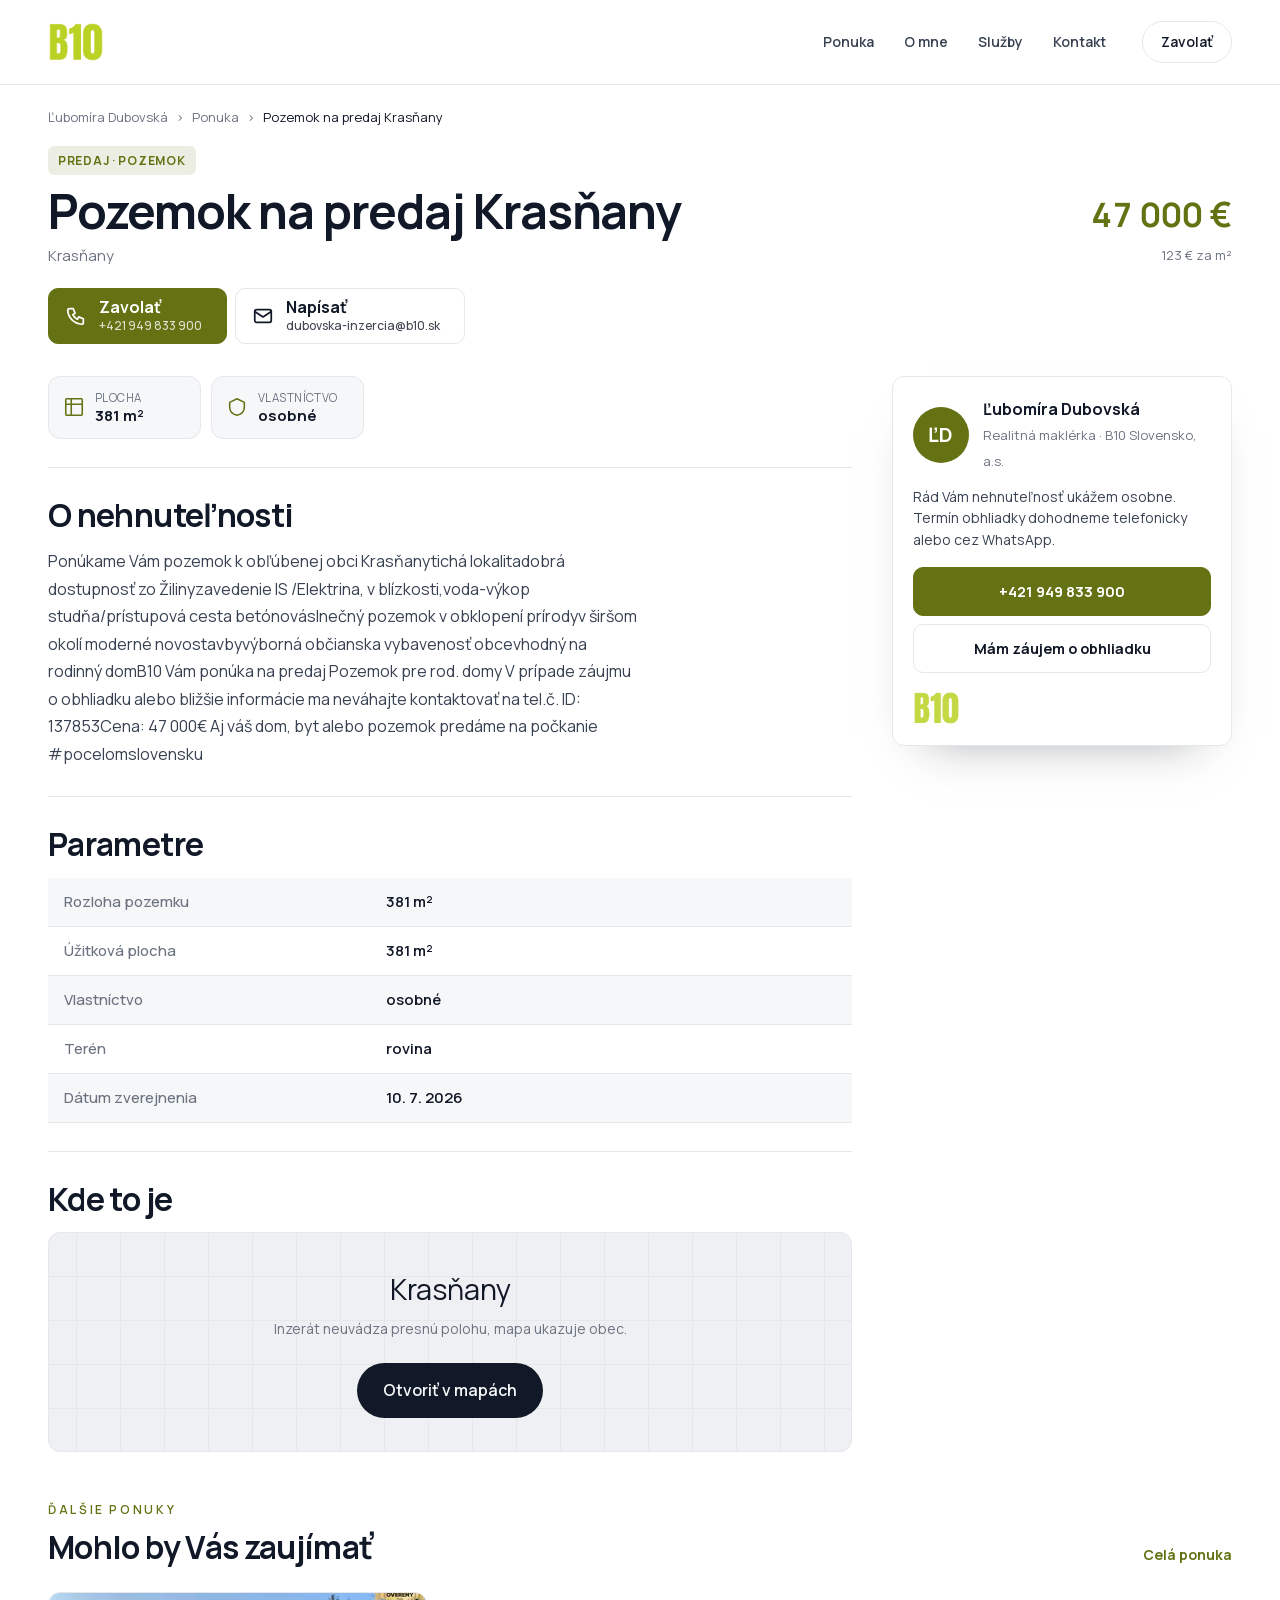
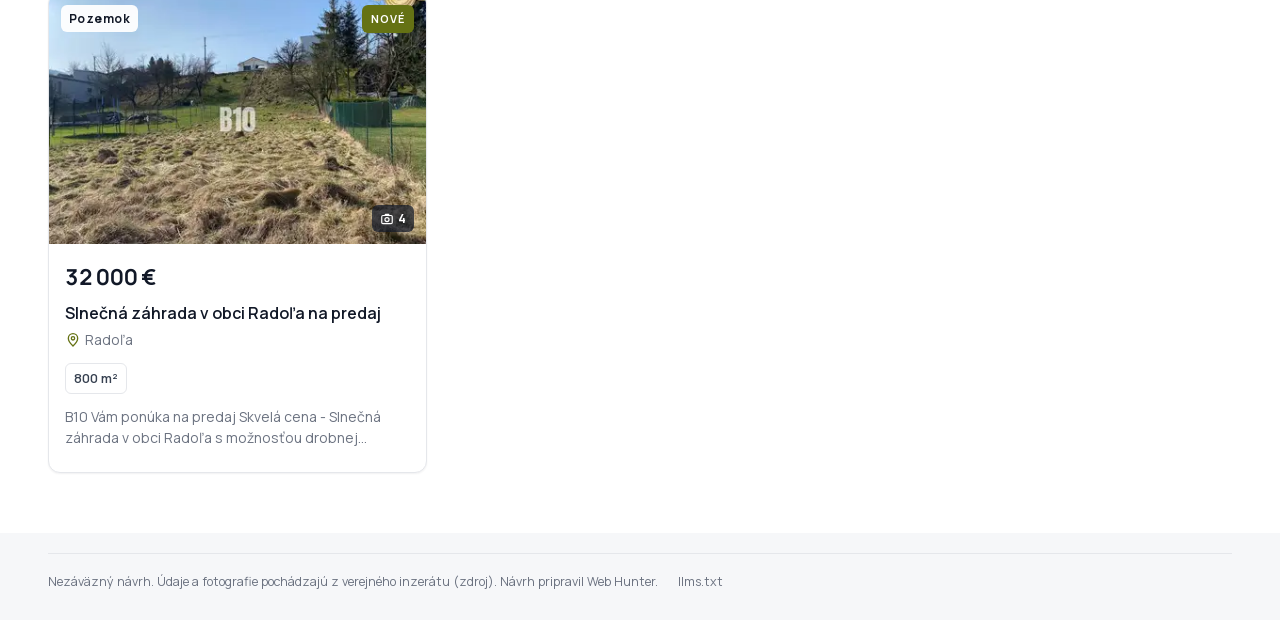
<file: lubomira-dubovska/pozemok-na-predaj-krasnany-1017934/index.html>
<!doctype html>
<html lang="sk"><head>
<meta charset="utf-8">
<meta name="viewport" content="width=device-width,initial-scale=1">
<title>Pozemok na predaj Krasňany | Ľubomíra Dubovská</title>
<meta name="description" content="Ponúkame Vám pozemok k obľúbenej obci Krasňanytichá lokalitadobrá dostupnosť zo Žilinyzavedenie IS /Elektrina, v blízkosti,voda-výkop studňa/prístupová cesta ">
<meta property="og:title" content="Pozemok na predaj Krasňany">
<meta property="og:description" content="Ponúkame Vám pozemok k obľúbenej obci Krasňanytichá lokalitadobrá dostupnosť zo Žilinyzavedenie IS /Elektrina, v blízkosti,voda-výkop studňa/prístupová cesta ">
<meta property="og:type" content="website">
<meta property="og:locale" content="sk_SK">
<meta name="twitter:card" content="summary">
<meta name="twitter:title" content="Pozemok na predaj Krasňany">
<meta name="twitter:description" content="Ponúkame Vám pozemok k obľúbenej obci Krasňanytichá lokalitadobrá dostupnosť zo Žilinyzavedenie IS /Elektrina, v blízkosti,voda-výkop studňa/prístupová cesta ">
<meta name="robots" content="noindex">
<script type="application/ld+json">{"@context":"https://schema.org","@graph":[{"@type":"Place","@id":"#nemovitost","name":"Pozemok na predaj Krasňany","address":{"@type":"PostalAddress","addressCountry":"SK","addressLocality":"Krasňany","addressRegion":"okres Žilina"},"description":"Ponúkame Vám pozemok k obľúbenej obci Krasňanytichá lokalitadobrá dostupnosť zo Žilinyzavedenie IS /Elektrina, v blízkosti,voda-výkop studňa/prístupová cesta ","floorSize":{"@type":"QuantitativeValue","value":381.0,"unitCode":"MTK"},"additionalProperty":[{"@type":"PropertyValue","name":"Vlastnictví","value":"osobné"}],"offers":{"@type":"Offer","price":47000,"priceCurrency":"EUR","availability":"https://schema.org/InStock","businessFunction":"http://purl.org/goodrelations/v1#Sell","seller":{"@id":"#kancelar"}}},{"@type":"RealEstateAgent","@id":"#kancelar","name":"B10 Slovensko, a.s.","url":"https://b10.sk/","logo":"../assets/logo.png","telephone":"+421949833900","email":"inzercia@b10.sk","address":"Sad na Studničkách 2E, 01001 Žilina"},{"@type":"Person","@id":"#makler","name":"Ľubomíra Dubovská","jobTitle":"realitný maklér","telephone":"+421949833900","email":"dubovska-inzercia@b10.sk","worksFor":{"@id":"#kancelar"}},{"@type":"RealEstateListing","name":"Pozemok na predaj Krasňany","mainEntity":{"@id":"#nemovitost"},"inLanguage":"sk-SK","description":"Ponúkame Vám pozemok k obľúbenej obci Krasňanytichá lokalitadobrá dostupnosť zo Žilinyzavedenie IS /Elektrina, v blízkosti,voda-výkop studňa/prístupová cesta ","datePosted":"2026-09-28"}]}</script>
<link rel="preload" href="../assets/fonts/Manrope-latin-ext.woff2" as="font" type="font/woff2" crossorigin>
<link rel="stylesheet" href="../assets/style.css">
<link rel="stylesheet" href="../assets/makler.css">
<style>:root{--accent:#657214;--accent-deep:#202406}</style>
</head><body class="mk mk-detail">
<div class="mk-page">
<header class="mk-top mk-top--svetla"><div class="mk-in mk-top__in">
  <a class="mk-logo" href="../" aria-label="B10 Slovensko, a.s."><img src="../assets/logo.png" alt="B10 Slovensko, a.s."></a>
  <nav class="mk-nav" aria-label="Hlavná">
    <a href="../nabidka/">Ponuka</a><a href="../o-mne/">O mne</a><a href="../sluzby/">Služby</a><a href="../kontakt/">Kontakt</a>
  </nav>
  <a class="mk-top__cta" href="tel:+421949833900">Zavolať</a>
</div></header>

<main class="mk-in dt">
<nav class="dt-drobky" aria-label="Kde ste"><a href="../">Ľubomíra Dubovská</a><span>›</span><a href="../nabidka/">Ponuka</a><span>›</span><em>Pozemok na predaj Krasňany</em></nav>
<div class="dt-hlava">
  <div><span class="dt-stitek">Predaj · Pozemok</span><h1>Pozemok na predaj Krasňany</h1><p class="dt-misto">Krasňany</p></div>
  <div class="dt-cena"><b>47 000 €</b><span>123 € za m²</span></div>
</div>
<div class="mk-cta mk-cta--detail"><a class="mk-cta__b mk-cta__b--tel" href="tel:+421949833900"><svg viewBox="0 0 24 24" aria-hidden="true"><path d="M5 4h4l2 5-2.5 1.5a11 11 0 0 0 5 5L15 13l5 2v4a2 2 0 0 1-2 2A16 16 0 0 1 3 6a2 2 0 0 1 2-2"/></svg><span>Zavolať<small>+421 949 833 900</small></span></a><a class="mk-cta__b mk-cta__b--mail" href="mailto:dubovska-inzercia@b10.sk"><svg viewBox="0 0 24 24" aria-hidden="true"><rect x="3" y="5" width="18" height="14" rx="2"/><path d="m3 7 9 6 9-6"/></svg><span>Napísať<small>dubovska-inzercia@b10.sk</small></span></a></div>

<div class="dt-grid">
  <div class="dt-obsah">
    <ul class="dt-fakta"><li><svg viewBox="0 0 24 24" aria-hidden="true"><rect x="3" y="3" width="18" height="18" rx="1"/><path d="M3 9h18M9 3v18"/></svg><span>Plocha</span><b>381 m²</b></li><li><svg viewBox="0 0 24 24" aria-hidden="true"><path d="M12 3 4 7v5c0 5 3.5 8 8 9 4.5-1 8-4 8-9V7z"/></svg><span>Vlastníctvo</span><b>osobné</b></li></ul>
    
    <section class="dt-sekce" id="popis"><h2>O nehnuteľnosti</h2><div class="dt-prose"><p>Ponúkame Vám pozemok k obľúbenej obci Krasňanytichá lokalitadobrá dostupnosť zo Žilinyzavedenie IS /Elektrina, v blízkosti,voda-výkop studňa/prístupová cesta betónováslnečný pozemok v obklopení prírodyv širšom okolí moderné novostavbyvýborná občianska vybavenosť obcevhodný na rodinný domB10 Vám ponúka na predaj Pozemok pre rod. domy V prípade záujmu o obhliadku alebo bližšie informácie ma neváhajte kontaktovať na tel.č. ID: 137853Cena: 47 000€ Aj váš dom, byt alebo pozemok predáme na počkanie #pocelomslovensku</p></div></section>
    <section class="dt-sekce" id="parametry"><h2>Parametre</h2><table class="dt-tab"><tbody><tr><th scope=row>Rozloha pozemku</th><td>381 m²</td></tr><tr><th scope=row>Úžitková plocha</th><td>381 m²</td></tr><tr><th scope=row>Vlastníctvo</th><td>osobné</td></tr><tr><th scope=row>Terén</th><td>rovina</td></tr><tr><th scope=row>Dátum zverejnenia</th><td>10. 7. 2026</td></tr></tbody></table></section>
    <section class="dt-sekce" id="mapa"><h2>Kde to je</h2><div class="map map--flat"><div class="map__ask">
  <p class="map__place">Krasňany</p>
  <p class="map__note">Inzerát neuvádza presnú polohu, mapa ukazuje obec.</p>
  <a class="btn btn--dark" href="https://www.openstreetmap.org/search?query=Kras%C5%88any" target="_blank" rel="noopener">Otvoriť v mapách</a>
</div></div></section>
  </div>
  <aside class="dt-bok"><div class="dt-makler">
  <div class="dt-makler__hlava"><span class="mk-inic dt-makler__foto" aria-hidden="true">ĽD</span><div><b>Ľubomíra Dubovská</b><span>Realitná maklérka · B10 Slovensko, a.s.</span></div></div>
  <p class="dt-makler__pozn">Rád Vám nehnuteľnosť ukážem osobne. Termín obhliadky dohodneme telefonicky alebo cez WhatsApp.</p>
  <div class="dt-makler__tl"><a class="dt-btn dt-btn--akcent" href="tel:+421949833900">+421 949 833 900</a><a class="dt-btn" href="mailto:dubovska-inzercia@b10.sk?subject=Otázka k nehnuteľnosti: Pozemok na predaj Krasňany">Mám záujem o obhliadku</a></div>
  <img class="dt-makler__logo" src="../assets/logo.png" alt="B10 Slovensko, a.s." loading="lazy">
</div></aside>
</div>
<section class="dt-dalsi rv"><div class="mk-sec-h"><div><span class="eyebrow">Ďalšie ponuky</span>
  <h2>Mohlo by Vás zaujímať</h2></div><a class="dt-vse" href="../nabidka/">Celá ponuka</a></div>
  <div class="mk-mriz"><a class="mk-karta" href="../slnecna-zahrada-v-obci-radola-na-predaj-1058801/" data-typ="pozemek" data-tr="ostatni" data-cena="32000" data-obec="Radoľa" data-datum="2026-10-09" data-text="slnečná záhrada v obci radoľa na predaj radoľa">
  <span class="mk-karta__foto"><img src="../assets/n/1058801/00.webp" srcset="../assets/n/1058801/00_m.webp 400w, ../assets/n/1058801/00.webp 900w" sizes="(max-width: 700px) 100vw, 400px" width="900" height="675" alt="Slnečná záhrada v obci Radoľa na predaj" loading="lazy" decoding="async"><span class="mk-karta__stitek">Pozemok</span><span class="mk-karta__nove">Nové</span><span class="mk-karta__pocet"><svg viewBox="0 0 24 24" aria-hidden="true"><rect x="3" y="6" width="18" height="14" rx="2"/><circle cx="12" cy="13" r="3.5"/><path d="M8 6l1.5-2h5L16 6"/></svg>4</span></span>
  <span class="mk-karta__telo"><span class="mk-karta__cena">32 000 €</span><b>Slnečná záhrada v obci Radoľa na predaj</b>
    <span class="mk-karta__misto"><svg viewBox="0 0 24 24" aria-hidden="true"><path d="M12 21s-7-6.2-7-11.5a7 7 0 0 1 14 0C19 14.8 12 21 12 21z"/><circle cx="12" cy="9.5" r="2.5"/></svg>Radoľa</span>
    <span class="mk-karta__chipy"><span>800 m²</span></span>
    <span class="mk-karta__popis">B10 Vám ponúka na predaj Skvelá cena - Slnečná záhrada v obci Radoľa s možnosťou drobnej stavbyrozloha pozemku 800 m2pozemok svahovitývykopaná…</span></span>
</a></div></section>
</main>
<footer class="mk-pata mk-pata--detail"><div class="mk-in"><div class="mk-pata__dole"><span>Nezáväzný návrh. Údaje a fotografie pochádzajú z verejného inzerátu (<a href="https://www.zoznamrealit.sk/pozemok-na-predaj-krasnany-1017934" target="_blank" rel="noopener">zdroj</a>). Návrh pripravil Web Hunter.</span><a href="../llms.txt">llms.txt</a></div></div></footer>
</div>
<nav class="mk-lista" aria-label="Rýchly kontakt"><a href="tel:+421949833900"><svg viewBox="0 0 24 24" aria-hidden="true"><path d="M5 4h4l2 5-2.5 1.5a11 11 0 0 0 5 5L15 13l5 2v4a2 2 0 0 1-2 2A16 16 0 0 1 3 6a2 2 0 0 1 2-2"/></svg>Zavolať</a><a href="mailto:dubovska-inzercia@b10.sk"><svg viewBox="0 0 24 24" aria-hidden="true"><rect x="3" y="5" width="18" height="14" rx="2"/><path d="m3 7 9 6 9-6"/></svg>Napísať</a></nav>
<script>
// Video a 3D prohlídka: přehrávač se vloží až na klik, ne při načtení stránky.
document.querySelectorAll('.media-plocha').forEach(function(b){
  b.addEventListener('click', function(){
    var f=document.createElement('iframe');
    f.src=b.dataset.embed;
    f.title=b.getAttribute('aria-label')||'Prohlídka';
    f.allow='accelerometer; autoplay; encrypted-media; gyroscope; fullscreen; xr-spatial-tracking';
    f.setAttribute('allowfullscreen','');
    f.loading='lazy';
    b.replaceWith(f);
    f.focus({preventScroll:true});
  });
});

// Lepicí lišta se ukáže, až hero odjede z obrazovky.
const hero=document.querySelector('.hero'),bar=document.querySelector('.bar');
if(hero&&bar)new IntersectionObserver(([e])=>bar.classList.toggle('on',!e.isIntersecting),
  {threshold:0.08}).observe(hero);

// Sekce se odhalují při scrollu, jednou.
const rv=new IntersectionObserver((es)=>es.forEach(e=>{if(e.isIntersecting){
  e.target.classList.add('in');rv.unobserve(e.target)}}),{threshold:0.12});
document.querySelectorAll('.rv').forEach(el=>rv.observe(el));

// Slideshow: šipky, klávesnice, tah prstem, klik na náhled.
const show=document.getElementById('show');
if(show){
  const slides=[...show.querySelectorAll('.slide')];
  const thumbs=[...document.querySelectorAll('.thumb')];
  const now=document.getElementById('slide-now');
  let i=0;
  const go=n=>{
    i=(n+slides.length)%slides.length;
    slides.forEach((s,k)=>s.classList.toggle('is-on',k===i));
    thumbs.forEach((t,k)=>{t.classList.toggle('is-on',k===i);
      if(k===i)t.scrollIntoView({block:'nearest',inline:'center',behavior:'smooth'})});
    if(now)now.textContent=i+1;
    // Sousední fotku předběžně načteme, ať další snímek neproblikne.
    const nx=slides[(i+1)%slides.length].querySelector('img');
    if(nx&&nx.loading==='lazy'){nx.loading='eager';}
  };
  show.querySelector('.show__prev').onclick=()=>go(i-1);
  show.querySelector('.show__next').onclick=()=>go(i+1);
  thumbs.forEach(t=>t.onclick=()=>go(+t.dataset.t));
  document.addEventListener('keydown',e=>{
    if(e.key==='ArrowLeft')go(i-1); if(e.key==='ArrowRight')go(i+1)});
  let x0=null;
  show.addEventListener('touchstart',e=>{x0=e.touches[0].clientX},{passive:true});
  show.addEventListener('touchend',e=>{
    if(x0===null)return; const dx=e.changedTouches[0].clientX-x0;
    if(Math.abs(dx)>45)go(dx<0?i+1:i-1); x0=null},{passive:true});
}

// Mapa se načte sama, ale až když na ni dojde scroll. Kdo se k ní nedostane,
// nestáhne ani dlaždici.
const map=document.querySelector('[data-map]');
if(map){
  const load=()=>{
    map.classList.add('is-on');
    map.querySelectorAll('.map__tiles img[data-src]').forEach(img=>{
      img.onload=()=>img.classList.add('is-on');
      img.src=img.dataset.src; img.removeAttribute('data-src');
    });
  };
  new IntersectionObserver((es,o)=>{if(es[0].isIntersecting){load();o.disconnect();}},
    {rootMargin:'400px'}).observe(map);
}

document.querySelectorAll('.dt-video').forEach(function(b){b.addEventListener('click',function(){
  var f=document.createElement('iframe');
  f.src=b.dataset.embed||('https://www.youtube-nocookie.com/embed/'+b.dataset.yt+'?autoplay=1&rel=0');
  f.title=b.getAttribute('aria-label');f.loading='lazy';
  f.allow='autoplay; encrypted-media; picture-in-picture; fullscreen; xr-spatial-tracking; gyroscope; accelerometer';
  f.allowFullscreen=true;f.className='dt-video__frame';b.replaceWith(f)})});

(function(){var lb=document.querySelector('.dt-lb');if(!lb)return;
var src=[].slice.call(document.querySelectorAll('.dt-gal__zoznam li')).map(function(l){return l.dataset.src}),i=0,
  img=lb.querySelector('.dt-lb__img'),poc=lb.querySelector('.dt-lb__pocet'),spat=null;
function ukaz(n){i=(n+src.length)%src.length;img.src=src[i];poc.textContent=(i+1)+' / '+src.length}
function otvor(n){spat=document.activeElement;ukaz(n);lb.hidden=false;document.body.style.overflow='hidden';lb.querySelector('.dt-lb__x').focus()}
function zavri(){lb.hidden=true;document.body.style.overflow='';if(spat)spat.focus()}
document.querySelectorAll('.dt-gal [data-i]').forEach(function(b){b.addEventListener('click',function(){otvor(+b.dataset.i)})});
lb.querySelector('.dt-lb__x').addEventListener('click',zavri);
lb.querySelector('.dt-lb__prev').addEventListener('click',function(){ukaz(i-1)});
lb.querySelector('.dt-lb__next').addEventListener('click',function(){ukaz(i+1)});
lb.addEventListener('click',function(e){if(e.target===lb)zavri()});
addEventListener('keydown',function(e){if(lb.hidden)return;if(e.key==='Escape')zavri();if(e.key==='ArrowLeft')ukaz(i-1);if(e.key==='ArrowRight')ukaz(i+1)});
var x0=null;lb.addEventListener('touchstart',function(e){x0=e.touches[0].clientX},{passive:true});
lb.addEventListener('touchend',function(e){if(x0===null)return;var d=e.changedTouches[0].clientX-x0;if(Math.abs(d)>40)ukaz(i+(d<0?1:-1));x0=null})})();
</script>
</body></html>
</file>
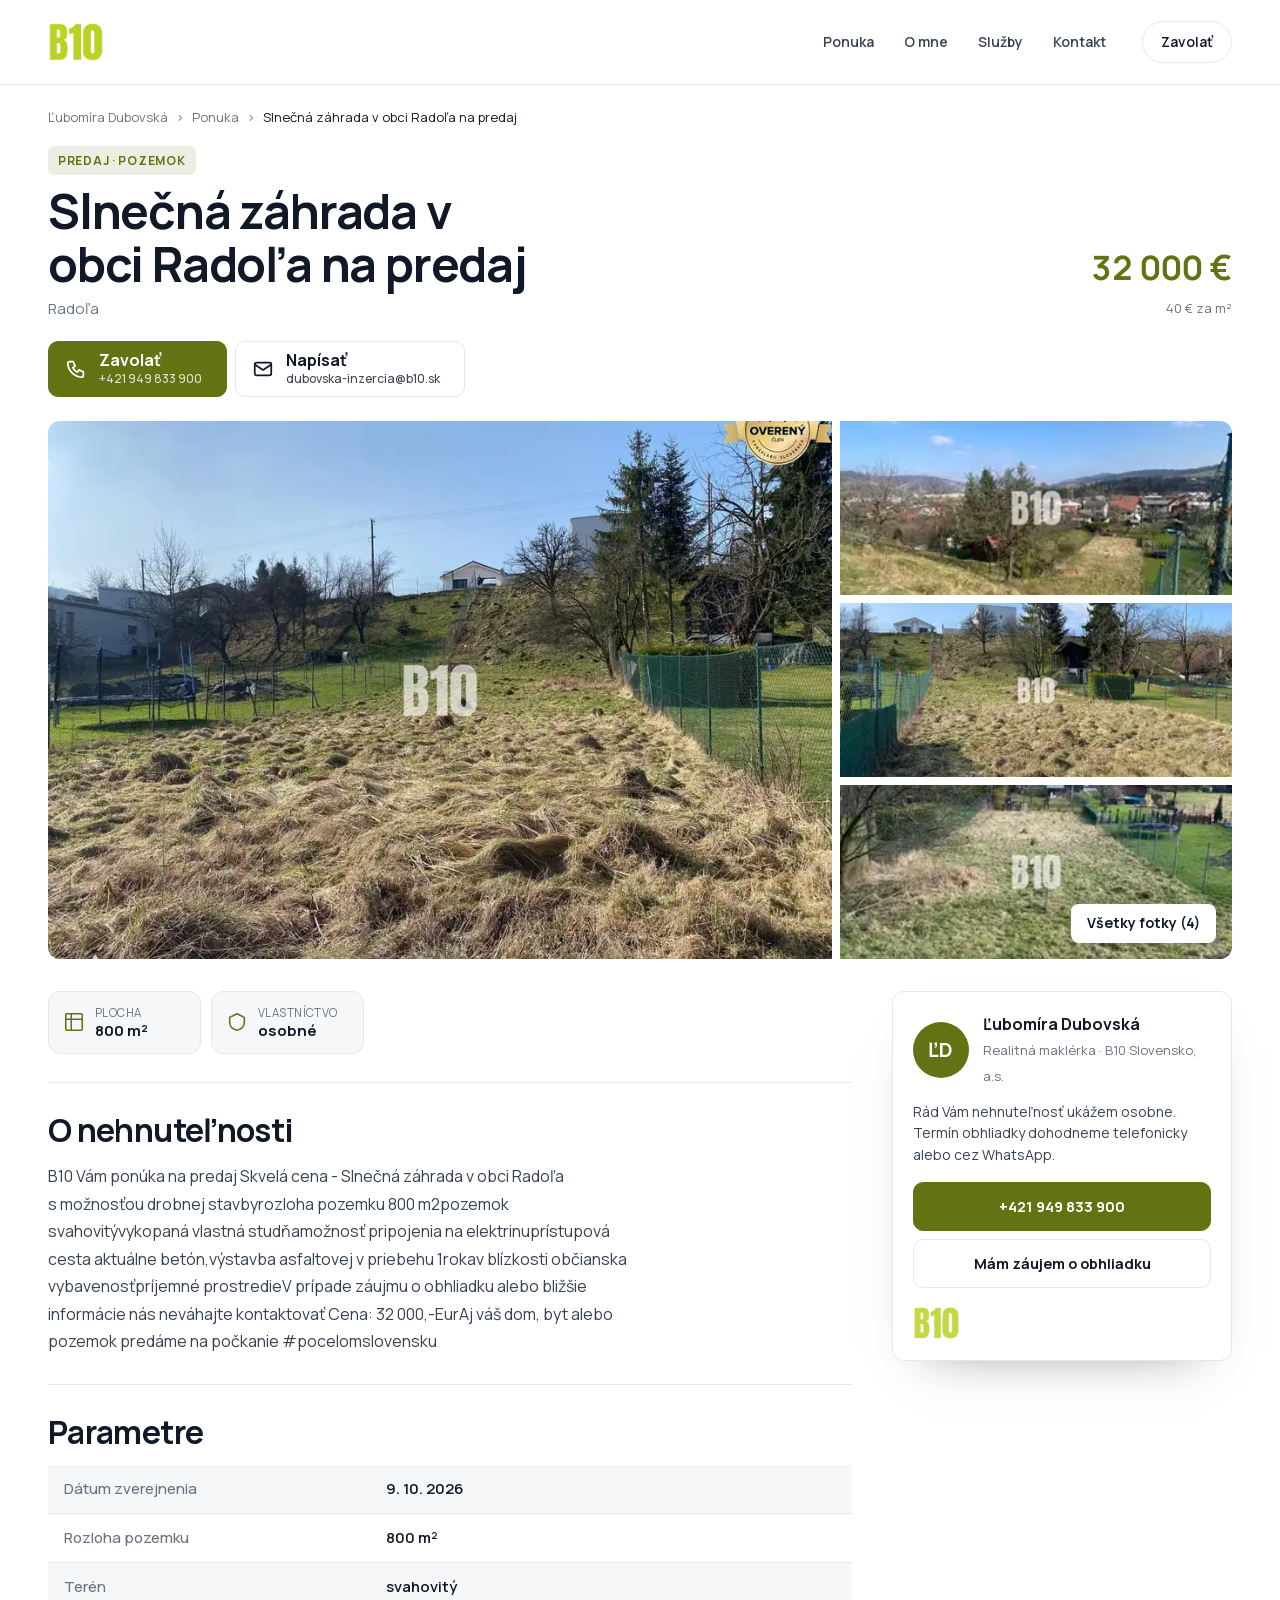
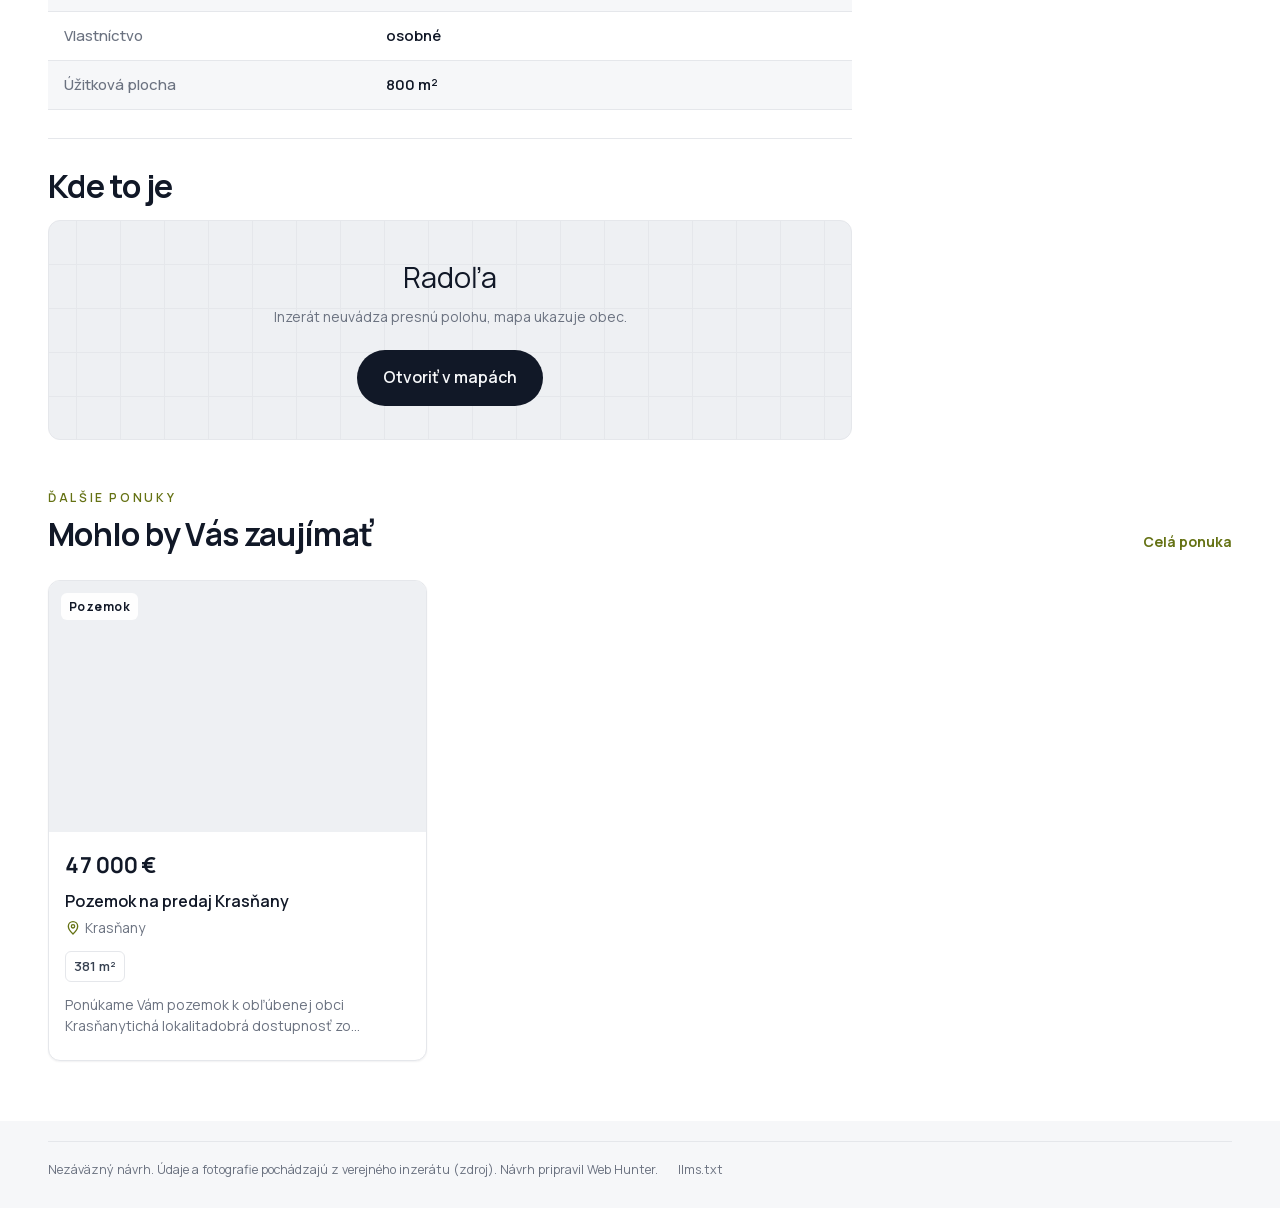
<file: lubomira-dubovska/slnecna-zahrada-v-obci-radola-na-predaj-1058801/index.html>
<!doctype html>
<html lang="sk"><head>
<meta charset="utf-8">
<meta name="viewport" content="width=device-width,initial-scale=1">
<title>Slnečná záhrada v obci Radoľa na predaj | Ľubomíra Dubovská</title>
<meta name="description" content="B10 Vám ponúka na predaj Skvelá cena - Slnečná záhrada v obci Radoľa s možnosťou drobnej stavbyrozloha pozemku 800 m2pozemok svahovitývykopaná vlastná studňam">
<meta property="og:title" content="Slnečná záhrada v obci Radoľa na predaj">
<meta property="og:description" content="B10 Vám ponúka na predaj Skvelá cena - Slnečná záhrada v obci Radoľa s možnosťou drobnej stavbyrozloha pozemku 800 m2pozemok svahovitývykopaná vlastná studňam">
<meta property="og:type" content="website">
<meta property="og:locale" content="sk_SK">
<meta property="og:image" content="../assets/n/1058801/00.webp">
<meta property="og:image:alt" content="Slnečná záhrada v obci Radoľa na predaj">
<meta name="twitter:card" content="summary_large_image">
<meta name="twitter:title" content="Slnečná záhrada v obci Radoľa na predaj">
<meta name="twitter:description" content="B10 Vám ponúka na predaj Skvelá cena - Slnečná záhrada v obci Radoľa s možnosťou drobnej stavbyrozloha pozemku 800 m2pozemok svahovitývykopaná vlastná studňam">
<meta name="robots" content="noindex">
<script type="application/ld+json">{"@context":"https://schema.org","@graph":[{"@type":"Place","@id":"#nemovitost","name":"Slnečná záhrada v obci Radoľa na predaj","address":{"@type":"PostalAddress","addressCountry":"SK","addressLocality":"Radoľa","addressRegion":"okres Kysucké Nové Mesto"},"description":"B10 Vám ponúka na predaj Skvelá cena - Slnečná záhrada v obci Radoľa s možnosťou drobnej stavbyrozloha pozemku 800 m2pozemok svahovitývykopaná vlastná studňam","photo":["../assets/n/1058801/00.webp","../assets/n/1058801/01.webp","../assets/n/1058801/02.webp","../assets/n/1058801/03.webp"],"floorSize":{"@type":"QuantitativeValue","value":800.0,"unitCode":"MTK"},"additionalProperty":[{"@type":"PropertyValue","name":"Vlastnictví","value":"osobné"}],"offers":{"@type":"Offer","price":32000,"priceCurrency":"EUR","availability":"https://schema.org/InStock","businessFunction":"http://purl.org/goodrelations/v1#Sell","seller":{"@id":"#kancelar"}}},{"@type":"RealEstateAgent","@id":"#kancelar","name":"B10 Slovensko, a.s.","url":"https://b10.sk/","logo":"../assets/logo.png","telephone":"+421949833900","email":"inzercia@b10.sk","address":"Sad na Studničkách 2E, 01001 Žilina"},{"@type":"Person","@id":"#makler","name":"Ľubomíra Dubovská","jobTitle":"realitný maklér","telephone":"+421949833900","email":"dubovska-inzercia@b10.sk","worksFor":{"@id":"#kancelar"}},{"@type":"RealEstateListing","name":"Slnečná záhrada v obci Radoľa na predaj","mainEntity":{"@id":"#nemovitost"},"inLanguage":"sk-SK","description":"B10 Vám ponúka na predaj Skvelá cena - Slnečná záhrada v obci Radoľa s možnosťou drobnej stavbyrozloha pozemku 800 m2pozemok svahovitývykopaná vlastná studňam","primaryImageOfPage":"../assets/n/1058801/00.webp","datePosted":"2026-10-09"}]}</script>
<link rel="preload" href="../assets/fonts/Manrope-latin-ext.woff2" as="font" type="font/woff2" crossorigin>
<link rel="stylesheet" href="../assets/style.css">
<link rel="stylesheet" href="../assets/makler.css">
<style>:root{--accent:#657214;--accent-deep:#202406}</style>
</head><body class="mk mk-detail">
<div class="mk-page">
<header class="mk-top mk-top--svetla"><div class="mk-in mk-top__in">
  <a class="mk-logo" href="../" aria-label="B10 Slovensko, a.s."><img src="../assets/logo.png" alt="B10 Slovensko, a.s."></a>
  <nav class="mk-nav" aria-label="Hlavná">
    <a href="../nabidka/">Ponuka</a><a href="../o-mne/">O mne</a><a href="../sluzby/">Služby</a><a href="../kontakt/">Kontakt</a>
  </nav>
  <a class="mk-top__cta" href="tel:+421949833900">Zavolať</a>
</div></header>

<main class="mk-in dt">
<nav class="dt-drobky" aria-label="Kde ste"><a href="../">Ľubomíra Dubovská</a><span>›</span><a href="../nabidka/">Ponuka</a><span>›</span><em>Slnečná záhrada v obci Radoľa na predaj</em></nav>
<div class="dt-hlava">
  <div><span class="dt-stitek">Predaj · Pozemok</span><h1>Slnečná záhrada v obci Radoľa na predaj</h1><p class="dt-misto">Radoľa</p></div>
  <div class="dt-cena"><b>32 000 €</b><span>40 € za m²</span></div>
</div>
<div class="mk-cta mk-cta--detail"><a class="mk-cta__b mk-cta__b--tel" href="tel:+421949833900"><svg viewBox="0 0 24 24" aria-hidden="true"><path d="M5 4h4l2 5-2.5 1.5a11 11 0 0 0 5 5L15 13l5 2v4a2 2 0 0 1-2 2A16 16 0 0 1 3 6a2 2 0 0 1 2-2"/></svg><span>Zavolať<small>+421 949 833 900</small></span></a><a class="mk-cta__b mk-cta__b--mail" href="mailto:dubovska-inzercia@b10.sk"><svg viewBox="0 0 24 24" aria-hidden="true"><rect x="3" y="5" width="18" height="14" rx="2"/><path d="m3 7 9 6 9-6"/></svg><span>Napísať<small>dubovska-inzercia@b10.sk</small></span></a></div>
<div class="dt-gal dt-gal--4">
  <button type="button" class="dt-gal__hl" data-i="0" aria-label="Zväčšiť fotografiu 1"><img src="../assets/n/1058801/00.webp" srcset="../assets/n/1058801/00_m.webp 400w, ../assets/n/1058801/00.webp 900w" sizes="(max-width: 860px) 100vw, 760px" width="900" height="675" alt="Slnečná záhrada v obci Radoľa na predaj, fotografia 1" fetchpriority="high" decoding="async"></button>
  <div class="dt-gal__mriez"><button type="button" class="dt-gal__m" data-i="1" aria-label="Fotografia 2"><img src="../assets/n/1058801/01.webp" srcset="../assets/n/1058801/01_m.webp 400w, ../assets/n/1058801/01.webp 675w" sizes="(max-width: 860px) 50vw, 300px" width="675" height="900" alt="" loading="lazy" decoding="async"></button><button type="button" class="dt-gal__m" data-i="2" aria-label="Fotografia 3"><img src="../assets/n/1058801/02.webp" srcset="../assets/n/1058801/02_m.webp 400w, ../assets/n/1058801/02.webp 900w" sizes="(max-width: 860px) 50vw, 300px" width="900" height="675" alt="" loading="lazy" decoding="async"></button><button type="button" class="dt-gal__m" data-i="3" aria-label="Fotografia 4"><img src="../assets/n/1058801/03.webp" srcset="../assets/n/1058801/03_m.webp 400w, ../assets/n/1058801/03.webp 675w" sizes="(max-width: 860px) 50vw, 300px" width="675" height="900" alt="" loading="lazy" decoding="async"></button></div>
  <button type="button" class="dt-gal__vsetky" data-i="0">Všetky fotky (4)</button>
  <ul class="dt-gal__zoznam" hidden><li data-src="../assets/n/1058801/00.webp" data-w="900" data-h="675"></li><li data-src="../assets/n/1058801/01.webp" data-w="675" data-h="900"></li><li data-src="../assets/n/1058801/02.webp" data-w="900" data-h="675"></li><li data-src="../assets/n/1058801/03.webp" data-w="675" data-h="900"></li></ul>
</div>
<div class="dt-lb" hidden role="dialog" aria-modal="true" aria-label="Fotografie: Slnečná záhrada v obci Radoľa na predaj">
  <img class="dt-lb__img" alt="Slnečná záhrada v obci Radoľa na predaj">
  <button type="button" class="dt-lb__x" aria-label="Zavrieť">×</button>
  <button type="button" class="dt-lb__nav dt-lb__prev" aria-label="Predchádzajúca fotografia">‹</button>
  <button type="button" class="dt-lb__nav dt-lb__next" aria-label="Ďalšia fotografia">›</button>
  <span class="dt-lb__pocet"></span>
</div>
<div class="dt-grid">
  <div class="dt-obsah">
    <ul class="dt-fakta"><li><svg viewBox="0 0 24 24" aria-hidden="true"><rect x="3" y="3" width="18" height="18" rx="1"/><path d="M3 9h18M9 3v18"/></svg><span>Plocha</span><b>800 m²</b></li><li><svg viewBox="0 0 24 24" aria-hidden="true"><path d="M12 3 4 7v5c0 5 3.5 8 8 9 4.5-1 8-4 8-9V7z"/></svg><span>Vlastníctvo</span><b>osobné</b></li></ul>
    
    <section class="dt-sekce" id="popis"><h2>O nehnuteľnosti</h2><div class="dt-prose"><p>B10 Vám ponúka na predaj Skvelá cena - Slnečná záhrada v obci Radoľa s možnosťou drobnej stavbyrozloha pozemku 800 m2pozemok svahovitývykopaná vlastná studňamožnosť pripojenia na elektrinuprístupová cesta aktuálne betón,výstavba asfaltovej v priebehu 1rokav blízkosti občianska vybavenosťpríjemné prostredieV prípade záujmu o obhliadku alebo bližšie informácie nás neváhajte kontaktovať Cena: 32 000,-EurAj váš dom, byt alebo pozemok predáme na počkanie #pocelomslovensku</p></div></section>
    <section class="dt-sekce" id="parametry"><h2>Parametre</h2><table class="dt-tab"><tbody><tr><th scope=row>Dátum zverejnenia</th><td>9. 10. 2026</td></tr><tr><th scope=row>Rozloha pozemku</th><td>800 m²</td></tr><tr><th scope=row>Terén</th><td>svahovitý</td></tr><tr><th scope=row>Vlastníctvo</th><td>osobné</td></tr><tr><th scope=row>Úžitková plocha</th><td>800 m²</td></tr></tbody></table></section>
    <section class="dt-sekce" id="mapa"><h2>Kde to je</h2><div class="map map--flat"><div class="map__ask">
  <p class="map__place">Radoľa</p>
  <p class="map__note">Inzerát neuvádza presnú polohu, mapa ukazuje obec.</p>
  <a class="btn btn--dark" href="https://www.openstreetmap.org/search?query=Rado%C4%BEa" target="_blank" rel="noopener">Otvoriť v mapách</a>
</div></div></section>
  </div>
  <aside class="dt-bok"><div class="dt-makler">
  <div class="dt-makler__hlava"><span class="mk-inic dt-makler__foto" aria-hidden="true">ĽD</span><div><b>Ľubomíra Dubovská</b><span>Realitná maklérka · B10 Slovensko, a.s.</span></div></div>
  <p class="dt-makler__pozn">Rád Vám nehnuteľnosť ukážem osobne. Termín obhliadky dohodneme telefonicky alebo cez WhatsApp.</p>
  <div class="dt-makler__tl"><a class="dt-btn dt-btn--akcent" href="tel:+421949833900">+421 949 833 900</a><a class="dt-btn" href="mailto:dubovska-inzercia@b10.sk?subject=Otázka k nehnuteľnosti: Slnečná záhrada v obci Radoľa na predaj">Mám záujem o obhliadku</a></div>
  <img class="dt-makler__logo" src="../assets/logo.png" alt="B10 Slovensko, a.s." loading="lazy">
</div></aside>
</div>
<section class="dt-dalsi rv"><div class="mk-sec-h"><div><span class="eyebrow">Ďalšie ponuky</span>
  <h2>Mohlo by Vás zaujímať</h2></div><a class="dt-vse" href="../nabidka/">Celá ponuka</a></div>
  <div class="mk-mriz"><a class="mk-karta" href="../pozemok-na-predaj-krasnany-1017934/" data-typ="pozemek" data-tr="ostatni" data-cena="47000" data-obec="Krasňany" data-datum="2026-09-28" data-text="pozemok na predaj krasňany krasňany">
  <span class="mk-karta__foto"><span class="mk-karta__stitek">Pozemok</span></span>
  <span class="mk-karta__telo"><span class="mk-karta__cena">47 000 €</span><b>Pozemok na predaj Krasňany</b>
    <span class="mk-karta__misto"><svg viewBox="0 0 24 24" aria-hidden="true"><path d="M12 21s-7-6.2-7-11.5a7 7 0 0 1 14 0C19 14.8 12 21 12 21z"/><circle cx="12" cy="9.5" r="2.5"/></svg>Krasňany</span>
    <span class="mk-karta__chipy"><span>381 m²</span></span>
    <span class="mk-karta__popis">Ponúkame Vám pozemok k obľúbenej obci Krasňanytichá lokalitadobrá dostupnosť zo Žilinyzavedenie IS /Elektrina, v blízkosti,voda-výkop…</span></span>
</a></div></section>
</main>
<footer class="mk-pata mk-pata--detail"><div class="mk-in"><div class="mk-pata__dole"><span>Nezáväzný návrh. Údaje a fotografie pochádzajú z verejného inzerátu (<a href="https://www.zoznamrealit.sk/slnecna-zahrada-v-obci-radola-na-predaj-1058801" target="_blank" rel="noopener">zdroj</a>). Návrh pripravil Web Hunter.</span><a href="../llms.txt">llms.txt</a></div></div></footer>
</div>
<nav class="mk-lista" aria-label="Rýchly kontakt"><a href="tel:+421949833900"><svg viewBox="0 0 24 24" aria-hidden="true"><path d="M5 4h4l2 5-2.5 1.5a11 11 0 0 0 5 5L15 13l5 2v4a2 2 0 0 1-2 2A16 16 0 0 1 3 6a2 2 0 0 1 2-2"/></svg>Zavolať</a><a href="mailto:dubovska-inzercia@b10.sk"><svg viewBox="0 0 24 24" aria-hidden="true"><rect x="3" y="5" width="18" height="14" rx="2"/><path d="m3 7 9 6 9-6"/></svg>Napísať</a></nav>
<script>
// Video a 3D prohlídka: přehrávač se vloží až na klik, ne při načtení stránky.
document.querySelectorAll('.media-plocha').forEach(function(b){
  b.addEventListener('click', function(){
    var f=document.createElement('iframe');
    f.src=b.dataset.embed;
    f.title=b.getAttribute('aria-label')||'Prohlídka';
    f.allow='accelerometer; autoplay; encrypted-media; gyroscope; fullscreen; xr-spatial-tracking';
    f.setAttribute('allowfullscreen','');
    f.loading='lazy';
    b.replaceWith(f);
    f.focus({preventScroll:true});
  });
});

// Lepicí lišta se ukáže, až hero odjede z obrazovky.
const hero=document.querySelector('.hero'),bar=document.querySelector('.bar');
if(hero&&bar)new IntersectionObserver(([e])=>bar.classList.toggle('on',!e.isIntersecting),
  {threshold:0.08}).observe(hero);

// Sekce se odhalují při scrollu, jednou.
const rv=new IntersectionObserver((es)=>es.forEach(e=>{if(e.isIntersecting){
  e.target.classList.add('in');rv.unobserve(e.target)}}),{threshold:0.12});
document.querySelectorAll('.rv').forEach(el=>rv.observe(el));

// Slideshow: šipky, klávesnice, tah prstem, klik na náhled.
const show=document.getElementById('show');
if(show){
  const slides=[...show.querySelectorAll('.slide')];
  const thumbs=[...document.querySelectorAll('.thumb')];
  const now=document.getElementById('slide-now');
  let i=0;
  const go=n=>{
    i=(n+slides.length)%slides.length;
    slides.forEach((s,k)=>s.classList.toggle('is-on',k===i));
    thumbs.forEach((t,k)=>{t.classList.toggle('is-on',k===i);
      if(k===i)t.scrollIntoView({block:'nearest',inline:'center',behavior:'smooth'})});
    if(now)now.textContent=i+1;
    // Sousední fotku předběžně načteme, ať další snímek neproblikne.
    const nx=slides[(i+1)%slides.length].querySelector('img');
    if(nx&&nx.loading==='lazy'){nx.loading='eager';}
  };
  show.querySelector('.show__prev').onclick=()=>go(i-1);
  show.querySelector('.show__next').onclick=()=>go(i+1);
  thumbs.forEach(t=>t.onclick=()=>go(+t.dataset.t));
  document.addEventListener('keydown',e=>{
    if(e.key==='ArrowLeft')go(i-1); if(e.key==='ArrowRight')go(i+1)});
  let x0=null;
  show.addEventListener('touchstart',e=>{x0=e.touches[0].clientX},{passive:true});
  show.addEventListener('touchend',e=>{
    if(x0===null)return; const dx=e.changedTouches[0].clientX-x0;
    if(Math.abs(dx)>45)go(dx<0?i+1:i-1); x0=null},{passive:true});
}

// Mapa se načte sama, ale až když na ni dojde scroll. Kdo se k ní nedostane,
// nestáhne ani dlaždici.
const map=document.querySelector('[data-map]');
if(map){
  const load=()=>{
    map.classList.add('is-on');
    map.querySelectorAll('.map__tiles img[data-src]').forEach(img=>{
      img.onload=()=>img.classList.add('is-on');
      img.src=img.dataset.src; img.removeAttribute('data-src');
    });
  };
  new IntersectionObserver((es,o)=>{if(es[0].isIntersecting){load();o.disconnect();}},
    {rootMargin:'400px'}).observe(map);
}

document.querySelectorAll('.dt-video').forEach(function(b){b.addEventListener('click',function(){
  var f=document.createElement('iframe');
  f.src=b.dataset.embed||('https://www.youtube-nocookie.com/embed/'+b.dataset.yt+'?autoplay=1&rel=0');
  f.title=b.getAttribute('aria-label');f.loading='lazy';
  f.allow='autoplay; encrypted-media; picture-in-picture; fullscreen; xr-spatial-tracking; gyroscope; accelerometer';
  f.allowFullscreen=true;f.className='dt-video__frame';b.replaceWith(f)})});

(function(){var lb=document.querySelector('.dt-lb');if(!lb)return;
var src=[].slice.call(document.querySelectorAll('.dt-gal__zoznam li')).map(function(l){return l.dataset.src}),i=0,
  img=lb.querySelector('.dt-lb__img'),poc=lb.querySelector('.dt-lb__pocet'),spat=null;
function ukaz(n){i=(n+src.length)%src.length;img.src=src[i];poc.textContent=(i+1)+' / '+src.length}
function otvor(n){spat=document.activeElement;ukaz(n);lb.hidden=false;document.body.style.overflow='hidden';lb.querySelector('.dt-lb__x').focus()}
function zavri(){lb.hidden=true;document.body.style.overflow='';if(spat)spat.focus()}
document.querySelectorAll('.dt-gal [data-i]').forEach(function(b){b.addEventListener('click',function(){otvor(+b.dataset.i)})});
lb.querySelector('.dt-lb__x').addEventListener('click',zavri);
lb.querySelector('.dt-lb__prev').addEventListener('click',function(){ukaz(i-1)});
lb.querySelector('.dt-lb__next').addEventListener('click',function(){ukaz(i+1)});
lb.addEventListener('click',function(e){if(e.target===lb)zavri()});
addEventListener('keydown',function(e){if(lb.hidden)return;if(e.key==='Escape')zavri();if(e.key==='ArrowLeft')ukaz(i-1);if(e.key==='ArrowRight')ukaz(i+1)});
var x0=null;lb.addEventListener('touchstart',function(e){x0=e.touches[0].clientX},{passive:true});
lb.addEventListener('touchend',function(e){if(x0===null)return;var d=e.changedTouches[0].clientX-x0;if(Math.abs(d)>40)ukaz(i+(d<0?1:-1));x0=null})})();
</script>
</body></html>
</file>
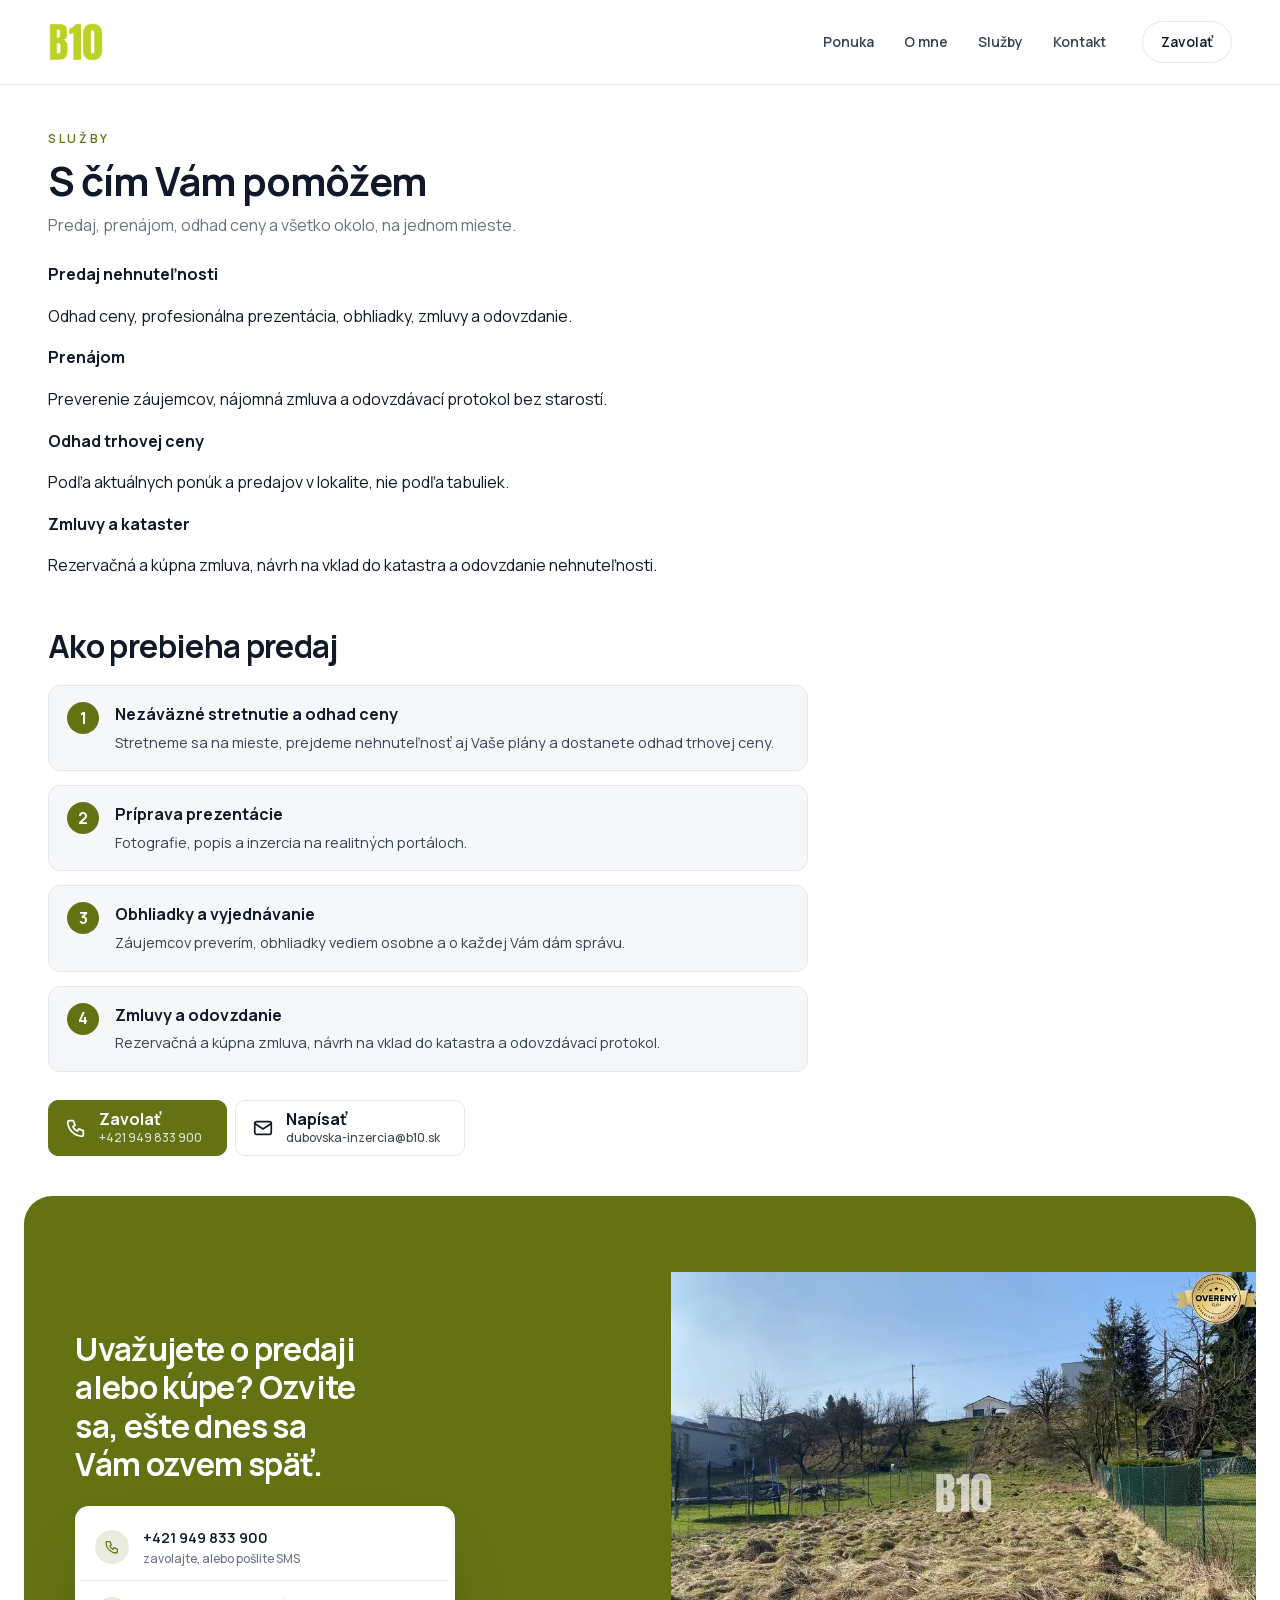
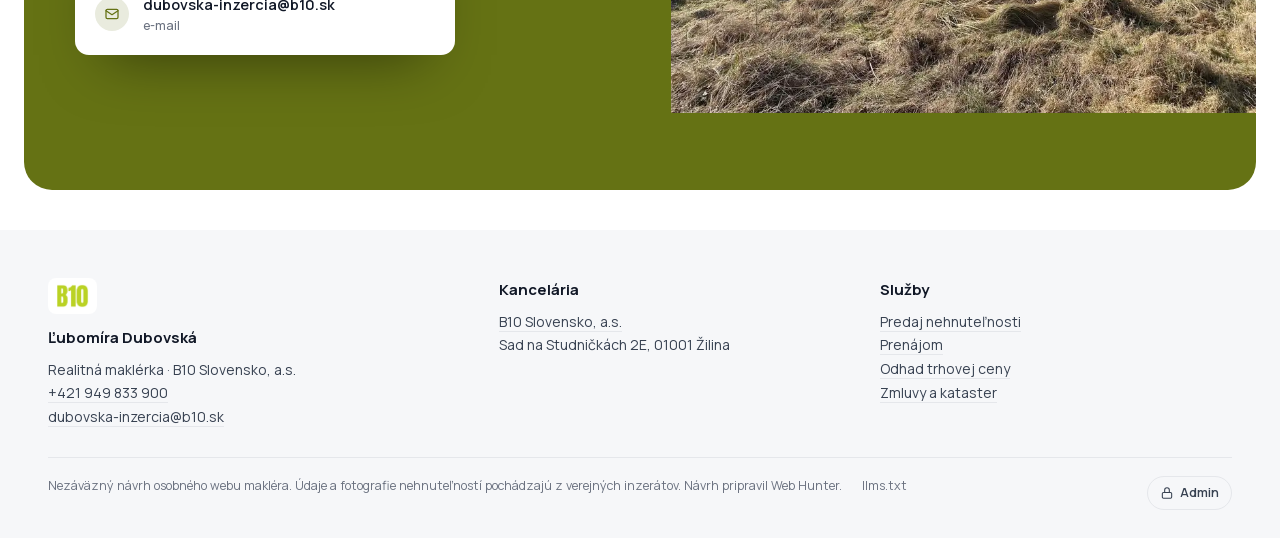
<file: lubomira-dubovska/sluzby/index.html>
<!doctype html>
<html lang="sk"><head>
<meta charset="utf-8">
<meta name="viewport" content="width=device-width,initial-scale=1">
<title>Služby | Ľubomíra Dubovská</title>
<meta name="description" content="Predaj, prenájom, odhad trhovej ceny, zmluvy a kataster.">
<meta property="og:title" content="Služby | Ľubomíra Dubovská">
<meta property="og:description" content="Predaj, prenájom, odhad trhovej ceny, zmluvy a kataster.">
<meta property="og:type" content="website"><meta property="og:locale" content="sk_SK">

<meta name="robots" content="noindex">
<link rel="preload" href="../assets/fonts/Manrope-latin-ext.woff2" as="font" type="font/woff2" crossorigin>
<link rel="stylesheet" href="../assets/style.css">
<link rel="stylesheet" href="../assets/makler.css">
<style>:root{--accent:#657214;--accent-deep:#202406}</style>
</head><body class="mk mk-str ">
<div class="mk-page">
<header class="mk-top mk-top--svetla" id="top"><div class="mk-in mk-top__in">
  <a class="mk-logo" href="../" aria-label="B10 Slovensko, a.s."><img src="../assets/logo.png" alt="B10 Slovensko, a.s."></a>
  <nav class="mk-nav" aria-label="Hlavná"><a href="../nabidka/">Ponuka</a><a href="../o-mne/">O mne</a><a href="../sluzby/" aria-current=page>Služby</a><a href="../kontakt/">Kontakt</a></nav>
  <a class="mk-top__cta" href="tel:+421949833900">Zavolať</a>
  <button class="mk-burger" type="button" aria-label="Otvoriť menu" aria-expanded="false"><span></span></button>
</div></header>
<main class="mk-str__telo">
<div class="mk-in mk-str__hlava"><span class="eyebrow">Služby</span><h1>S čím Vám pomôžem</h1><p>Predaj, prenájom, odhad ceny a všetko okolo, na jednom mieste.</p></div><div class="mk-in"><div class="mk-sluzby"><div class="mk-sluzba"><b>Predaj nehnuteľnosti</b><p>Odhad ceny, profesionálna prezentácia, obhliadky, zmluvy a odovzdanie.</p></div><div class="mk-sluzba"><b>Prenájom</b><p>Preverenie záujemcov, nájomná zmluva a odovzdávací protokol bez starostí.</p></div><div class="mk-sluzba"><b>Odhad trhovej ceny</b><p>Podľa aktuálnych ponúk a predajov v lokalite, nie podľa tabuliek.</p></div><div class="mk-sluzba"><b>Zmluvy a kataster</b><p>Rezervačná a kúpna zmluva, návrh na vklad do katastra a odovzdanie nehnuteľnosti.</p></div></div><h2 class="mk-str__h2">Ako prebieha predaj</h2><ol class="mk-postup"><li><span>1</span><div><b>Nezáväzné stretnutie a odhad ceny</b><p>Stretneme sa na mieste, prejdeme nehnuteľnosť aj Vaše plány a dostanete odhad trhovej ceny.</p></div></li><li><span>2</span><div><b>Príprava prezentácie</b><p>Fotografie, popis a inzercia na realitných portáloch.</p></div></li><li><span>3</span><div><b>Obhliadky a vyjednávanie</b><p>Záujemcov preverím, obhliadky vediem osobne a o každej Vám dám správu.</p></div></li><li><span>4</span><div><b>Zmluvy a odovzdanie</b><p>Rezervačná a kúpna zmluva, návrh na vklad do katastra a odovzdávací protokol.</p></div></li></ol><div class="mk-cta "><a class="mk-cta__b mk-cta__b--tel" href="tel:+421949833900"><svg viewBox="0 0 24 24" aria-hidden="true"><path d="M5 4h4l2 5-2.5 1.5a11 11 0 0 0 5 5L15 13l5 2v4a2 2 0 0 1-2 2A16 16 0 0 1 3 6a2 2 0 0 1 2-2"/></svg><span>Zavolať<small>+421 949 833 900</small></span></a><a class="mk-cta__b mk-cta__b--mail" href="mailto:dubovska-inzercia@b10.sk"><svg viewBox="0 0 24 24" aria-hidden="true"><rect x="3" y="5" width="18" height="14" rx="2"/><path d="m3 7 9 6 9-6"/></svg><span>Napísať<small>dubovska-inzercia@b10.sk</small></span></a></div></div><section id="sluzby" class="mk-pas rv">
  <div class="mk-pas__text"><h2>Uvažujete o predaji alebo kúpe? Ozvite sa, ešte dnes sa Vám ozvem späť.</h2>
    <div class="mk-pas__karta"><a href="tel:+421949833900"><span class="mk-pas__ik"><svg viewBox="0 0 24 24"><path d="M5 4h4l2 5-2.5 1.5a11 11 0 0 0 5 5L15 13l5 2v4a2 2 0 0 1-2 2A16 16 0 0 1 3 6a2 2 0 0 1 2-2"/></svg></span><span>+421 949 833 900<small>zavolajte, alebo pošlite SMS</small></span></a><a href="mailto:dubovska-inzercia@b10.sk"><span class="mk-pas__ik"><svg viewBox="0 0 24 24"><rect x="3" y="5" width="18" height="14" rx="2"/><path d="m3 7 9 6 9-6"/></svg></span><span>dubovska-inzercia@b10.sk<small>e-mail</small></span></a></div></div>
  <img class="mk-pas__foto" src="../assets/n/1058801/00.webp" alt="" loading="lazy">
</section>
</main>
<footer id="kontakt" class="mk-pata"><div class="mk-in">
  <div class="mk-pata__grid">
    <div><img class="mk-pata__logo" src="../assets/logo.png" alt="B10 Slovensko, a.s." loading="lazy"><b>Ľubomíra Dubovská</b><p>Realitná maklérka · B10 Slovensko, a.s.</p>
      <ul><li><a href="tel:+421949833900">+421 949 833 900</a></li><li><a href="mailto:dubovska-inzercia@b10.sk">dubovska-inzercia@b10.sk</a></li></ul></div>
    <div><b>Kancelária</b><ul><li><a href="https://b10.sk/" target=_blank rel=noopener>B10 Slovensko, a.s.</a></li><li>Sad na Studničkách 2E, 01001 Žilina</li></ul></div>
    <div><b>Služby</b><ul><li><a href="../sluzby/">Predaj nehnuteľnosti</a></li><li><a href="../sluzby/">Prenájom</a></li><li><a href="../sluzby/">Odhad trhovej ceny</a></li><li><a href="../sluzby/">Zmluvy a kataster</a></li></ul></div>
  </div>
  <div class="mk-pata__dole"><span>Nezáväzný návrh osobného webu makléra. Údaje a fotografie nehnuteľností pochádzajú z verejných inzerátov. Návrh pripravil Web Hunter.</span><a href="../llms.txt">llms.txt</a>
    <a class="mk-admin" href="../admin/"><svg viewBox="0 0 24 24" aria-hidden="true"><rect x="4" y="11" width="16" height="10" rx="2"/><path d="M8 11V7a4 4 0 0 1 8 0v4"/></svg>Admin</a></div>
</div></footer>
<nav class="mk-lista" aria-label="Rýchly kontakt"><a href="tel:+421949833900"><svg viewBox="0 0 24 24" aria-hidden="true"><path d="M5 4h4l2 5-2.5 1.5a11 11 0 0 0 5 5L15 13l5 2v4a2 2 0 0 1-2 2A16 16 0 0 1 3 6a2 2 0 0 1 2-2"/></svg>Zavolať</a><a href="mailto:dubovska-inzercia@b10.sk"><svg viewBox="0 0 24 24" aria-hidden="true"><rect x="3" y="5" width="18" height="14" rx="2"/><path d="m3 7 9 6 9-6"/></svg>Napísať</a></nav>
</div>
<script>
(function(){
var top=document.querySelector('.mk-top'),burger=document.querySelector('.mk-burger'),hero=document.querySelector('.mk-hero');
if(top&&hero){var prah=0;function lista(){if(!prah)prah=hero.offsetHeight-120;top.classList.toggle('on',window.scrollY>prah)}
  lista();addEventListener('scroll',lista,{passive:true})}
addEventListener('error',function(e){var t=e.target;if(t&&t.tagName==='IMG'){t.classList.add('is-broken');if(t.parentNode)t.parentNode.classList.add('bez-fotky')}},true);
var mapa=document.querySelector('[data-mapa]');
if(mapa){var vrstva=mapa.querySelector('.mk-mapa__dlazdice');function skal(){var w=mapa.clientWidth,W=parseInt(vrstva.style.width,10)||1;vrstva.style.transform='scale('+(w/W)+')'}
  skal();addEventListener('resize',skal);var nacti=function(){mapa.classList.add('is-on');mapa.querySelectorAll('img[data-src]').forEach(function(i){i.onload=function(){i.classList.add('is-on')};i.src=i.dataset.src;i.removeAttribute('data-src')})};
  if('IntersectionObserver' in window){new IntersectionObserver(function(es,o){if(es[0].isIntersecting){nacti();o.disconnect()}},{rootMargin:'400px'}).observe(mapa)}else nacti()}
var razeni=document.querySelector('.mk-razeni');
if(razeni){razeni.addEventListener('change',function(){var m=document.querySelector('.mk-mriz'),k=[].slice.call(m.querySelectorAll('.mk-karta')),v=razeni.value;
  k.sort(function(a,b){if(v==='cena-asc')return (+a.dataset.cena||9e15)-(+b.dataset.cena||9e15);if(v==='cena-desc')return (+b.dataset.cena)-(+a.dataset.cena);return (b.dataset.datum||'').localeCompare(a.dataset.datum||'')});
  k.forEach(function(x){m.appendChild(x)})})}
if(burger){burger.addEventListener('click',function(){var o=top.classList.toggle('menu');
  burger.setAttribute('aria-expanded',o?'true':'false')});
  top.querySelectorAll('.mk-nav a').forEach(function(a){a.addEventListener('click',function(){
    top.classList.remove('menu');burger.setAttribute('aria-expanded','false')})})}
document.querySelectorAll('.rv').forEach(function(el){el.classList.add('in')});
var qs=new URLSearchParams(location.search),stav={typ:qs.get('typ')||'',tr:'',q:qs.get('q')||''},karty=[].slice.call(document.querySelectorAll('.mk-karta')),
  pocet=document.querySelector('[data-pocet]'),prazdno=document.querySelector('.mk-prazdno'),
  form=document.getElementById('hledani'),pole=form?form.querySelector('input'):null;
function norm(s){return (s||'').toLowerCase().normalize('NFD').replace(/[̀-ͯ]/g,'')}
stav.min=0;stav.max=0;stav.lok='';
function filtr(){var n=0,q=norm(stav.q);karty.forEach(function(k){var c=+k.dataset.cena||0,ok=(!stav.typ||k.dataset.typ===stav.typ)&&
  (!stav.tr||k.dataset.tr===stav.tr)&&(!q||norm(k.dataset.text).indexOf(q)>-1)&&(!stav.lok||k.dataset.obec===stav.lok)&&
  (!stav.min||c>=stav.min)&&(!stav.max||(c&&c<=stav.max));k.hidden=!ok;if(ok)n++});
  if(pocet)pocet.textContent=n;if(prazdno)prazdno.hidden=n>0;
  var ft=document.querySelector('[data-f-typ]');if(ft)ft.value=stav.typ}
var fp=document.querySelector('.mk-fpanel');
if(fp){fp.addEventListener('input',function(e){var t=e.target,d=t.dataset;
  if('fTyp' in d){stav.typ=t.value;document.querySelectorAll('.mk-tab').forEach(function(x){x.classList.toggle('is-on',x.getAttribute('data-typ')===stav.typ)})}
  if('fTr' in d)stav.tr=t.value;if('fLok' in d)stav.lok=t.value;if('fQ' in d)stav.q=t.value;
  if('fMin' in d)stav.min=+t.value||0;if('fMax' in d)stav.max=+t.value||0;filtr()});
  fp.addEventListener('reset',function(){setTimeout(function(){stav.typ='';stav.tr='';stav.lok='';stav.min=0;stav.max=0;stav.q='';if(pole)pole.value='';
    document.querySelectorAll('.mk-tab').forEach(function(x){x.classList.toggle('is-on',!x.getAttribute('data-typ'))});filtr()},0)})}
document.querySelectorAll('.mk-tab').forEach(function(b){b.addEventListener('click',function(){
  stav.typ=b.getAttribute('data-typ');document.querySelectorAll('.mk-tab').forEach(function(x){x.classList.toggle('is-on',x===b)});filtr()})});
document.querySelectorAll('.mk-pil').forEach(function(b){b.addEventListener('click',function(){
  stav.tr=b.getAttribute('data-tr');b.parentNode.querySelectorAll('.mk-pil').forEach(function(x){x.classList.toggle('is-on',x===b)});filtr()})});
if(pole){pole.addEventListener('input',function(){stav.q=pole.value;filtr()})}
if(form){form.addEventListener('submit',function(e){var c=document.getElementById('nabidka');
  if(!c||!karty.length||form.getAttribute('action')&&!document.body.classList.contains('mk-nabidka-str')){
    if(form.getAttribute('action')){e.preventDefault();location.href=form.getAttribute('action')+'?typ='+encodeURIComponent(stav.typ)+'&q='+encodeURIComponent(pole?pole.value:'');return}}
  e.preventDefault();stav.q=pole?pole.value:'';filtr();if(c)c.scrollIntoView({block:'start'})})}
if(pole&&stav.q)pole.value=stav.q;var fq=document.querySelector('[data-f-q]');if(fq&&stav.q)fq.value=stav.q;
document.querySelectorAll('.mk-tab').forEach(function(b){b.classList.toggle('is-on',b.getAttribute('data-typ')===stav.typ)});
if(karty.length)filtr();
})();
</script>
</body></html>
</file>
<file: lubomira-dubovska/assets/style.css>
@font-face{font-family:Fraunces;src:url(fonts/Fraunces-latin-ext.woff2)format('woff2');font-weight:300 700;font-display:swap;unicode-range:U+0100-02BA,U+02BD-02C5,U+02C7-02CC,U+02CE-02D7,U+02DD-02FF,U+0304,U+0308,U+0329,U+1D00-1DBF,U+1E00-1E9F,U+1EF2-1EFF,U+2020,U+20A0-20AB,U+20AD-20C0,U+2113,U+2C60-2C7F,U+A720-A7FF}@font-face{font-family:Fraunces;src:url(fonts/Fraunces-latin.woff2)format('woff2');font-weight:300 700;font-display:swap}@font-face{font-family:Manrope;src:url(fonts/Manrope-latin-ext.woff2)format('woff2');font-weight:300 700;font-display:swap;unicode-range:U+0100-02BA,U+02BD-02C5,U+02C7-02CC,U+02CE-02D7,U+02DD-02FF,U+0304,U+0308,U+0329,U+1D00-1DBF,U+1E00-1E9F,U+1EF2-1EFF,U+2020,U+20A0-20AB,U+20AD-20C0,U+2113,U+2C60-2C7F,U+A720-A7FF}@font-face{font-family:Manrope;src:url(fonts/Manrope-latin.woff2)format('woff2');font-weight:300 700;font-display:swap}:root{--paper:#f6f3ed;--paper-deep:#efeae1;--ink:#17150f;--ink-soft:#3a362c;--muted:#6d675b;--line:#e0dad0;--accent:#8a6a3b;--accent-deep:#6d5330;--wa:#25d366;--wa-ink:#08301a;--display:Fraunces,Georgia,'Times New Roman',serif;--body:Manrope,-apple-system,BlinkMacSystemFont,'Segoe UI',sans-serif;--s1:8px;--s2:16px;--s3:24px;--s4:32px;--s5:48px;--s6:64px;--s7:96px;--s8:128px;--shell:min(1200px,92vw)}*,*::before,*::after{box-sizing:border-box}html{scroll-behavior:smooth}@media(prefers-reduced-motion:reduce){html{scroll-behavior:auto}*,*::before,*::after{animation-duration:.01ms!important;transition-duration:.01ms!important}}body{margin:0;background:var(--paper);color:var(--ink);font-family:var(--body);font-size:17px;line-height:1.65;font-weight:400;-webkit-font-smoothing:antialiased;text-rendering:optimizeLegibility;overflow-x:hidden}img{max-width:100%;display:block}a{color:inherit}h1,h2,h3{font-family:var(--display);font-weight:500;line-height:1.08;letter-spacing:-.015em;margin:0;font-optical-sizing:auto}body::after{content:"";position:fixed;inset:0;pointer-events:none;z-index:9;opacity:.5;mix-blend-mode:multiply;background-image:url("data:image/svg+xml,%3Csvg xmlns='http://www.w3.org/2000/svg' width='180' height='180'%3E%3Cfilter id='n'%3E%3CfeTurbulence type='fractalNoise' baseFrequency='.85' numOctaves='3'/%3E%3C/filter%3E%3Crect width='180' height='180' filter='url(%23n)' opacity='.055'/%3E%3C/svg%3E")}.shell{width:var(--shell);margin-inline:auto}.eyebrow{font-size:12px;letter-spacing:.22em;text-transform:uppercase;font-weight:600;color:var(--accent)}.hero{position:relative;min-height:100svh;display:flex;align-items:flex-end;padding:var(--s6) 0 var(--s6);isolation:isolate;overflow:hidden}.hero__media{position:absolute;inset:0;z-index:-2}.hero__media img{width:100%;height:100%;object-fit:cover;animation:heroZoom 18s ease-out both}@keyframes heroZoom{from{transform:scale(1.08)}to{transform:scale(1)}}@media(prefers-reduced-motion:reduce){.hero__media img{animation:none}}.hero::before{content:"";position:absolute;inset:0;z-index:-1;background:linear-gradient(180deg,rgba(12,10,7,.5)0%,rgba(12,10,7,.1)26%,rgba(12,10,7,.55)58%,rgba(12,10,7,.9)100%)}@media(max-width:700px){.hero::before{background:linear-gradient(180deg,rgba(12,10,7,.5)0%,rgba(12,10,7,.18)20%,rgba(12,10,7,.72)52%,rgba(12,10,7,.94)100%)}}.hero__in{position:relative;color:#fdfbf7}.hero__in>*{animation:rise .9s cubic-bezier(.2,.7,.2,1) both}.hero__in>:nth-child(1){animation-delay:.05s}.hero__in>:nth-child(2){animation-delay:.16s}.hero__in>:nth-child(3){animation-delay:.27s}.hero__in>:nth-child(4){animation-delay:.38s}@keyframes rise{from{opacity:0;transform:translateY(26px)}to{opacity:1;transform:none}}.hero .eyebrow{color:#e8cf9f}.hero h1{font-size:clamp(2.6rem,7.2vw,6rem);margin:var(--s2) 0 var(--s3);max-width:15ch;text-wrap:balance;text-shadow:0 2px 40px rgba(0,0,0,.35)}.hero__price{font-family:var(--display);font-size:clamp(1.5rem,3.4vw,2.4rem);font-weight:400;font-variant-numeric:tabular-nums;display:block;margin-bottom:var(--s4)}.hero__facts{display:flex;flex-wrap:wrap;gap:var(--s1) var(--s4);list-style:none;padding:0;margin:0;border-top:1px solid rgba(253,251,247,.28);padding-top:var(--s3)}.hero__facts li{font-size:15px}.hero__facts b{display:block;font-weight:600;font-size:19px;font-variant-numeric:tabular-nums}.hero__facts span{color:rgba(253,251,247,.66);font-size:12px;letter-spacing:.14em;text-transform:uppercase}.bar{position:fixed;inset:0 0 auto;z-index:20;transform:translateY(-100%);transition:transform .45s cubic-bezier(.2,.7,.2,1);background:rgba(246,243,237,.88);backdrop-filter:blur(14px) saturate(1.3);border-bottom:1px solid var(--line)}.bar.on{transform:none}.bar__in .btn{padding:10px 20px;font-size:15px}.bar__in{display:flex;align-items:center;gap:var(--s3);padding:12px 0;width:var(--shell);margin-inline:auto}.bar__t{font-family:var(--display);font-size:17px;flex:1;min-width:0;white-space:nowrap;overflow:hidden;text-overflow:ellipsis}.bar__p{font-variant-numeric:tabular-nums;font-weight:600;white-space:nowrap}@media(max-width:700px){.bar__p{display:none}}.bar__soc{display:flex;align-items:center;justify-content:center;width:34px;height:34px;border-radius:50%;border:1px solid var(--line);color:var(--ink-soft);flex:0 0 auto;transition:border-color .2s,color .2s}.bar__soc svg{width:18px;height:18px}.bar__soc:hover{border-color:var(--ink);color:var(--ink)}@media(max-width:520px){.bar__soc{display:none}}section{padding:clamp(var(--s5),5vw,var(--s6)) 0;scroll-margin-top:76px}.sec-h{display:flex;align-items:baseline;gap:var(--s3);margin-bottom:var(--s4);padding-bottom:var(--s2);border-bottom:1px solid var(--line)}.sec-h h2{font-size:clamp(1.6rem,3.2vw,2.5rem);flex:1}.facts{display:grid;grid-template-columns:repeat(auto-fit,minmax(190px,1fr));border-top:1px solid var(--line);border-left:1px solid var(--line)}.facts div{padding:var(--s4) var(--s3);border-right:1px solid var(--line);border-bottom:1px solid var(--line)}.facts dt{font-size:11px;letter-spacing:.18em;text-transform:uppercase;color:var(--muted);margin-bottom:6px}.facts dd{margin:0;font-family:var(--display);font-size:1.7rem;line-height:1.15;font-variant-numeric:tabular-nums}.prose{max-width:64ch;font-size:19px;line-height:1.78;color:var(--ink-soft)}.prose p{margin:0 0 1.15em}.prose p:first-of-type::first-letter{font-family:var(--display);float:left;font-size:4.2em;line-height:.82;padding:.06em .1em 0 0;color:var(--accent)}.gal{display:grid;grid-template-columns:repeat(3,1fr);gap:var(--s2)}.gal button{padding:0;border:0;background:none;cursor:zoom-in;overflow:hidden;position:relative;aspect-ratio:4/3;display:block}.gal button:first-child{grid-column:span 2;grid-row:span 2;aspect-ratio:auto}@media(max-width:900px){.gal{grid-template-columns:repeat(2,1fr)}}@media(max-width:560px){.gal{grid-template-columns:1fr}.gal button:first-child{grid-column:auto;grid-row:auto;aspect-ratio:4/3}}.gal img{width:100%;height:100%;object-fit:cover;transition:transform .7s cubic-bezier(.2,.7,.2,1),filter .5s}.gal button:hover img,.gal button:focus-visible img{transform:scale(1.045)}.gal button:focus-visible{outline:2px solid var(--accent);outline-offset:3px}.lb{position:fixed;inset:0;z-index:40;background:rgba(10,9,6,.94);border:0;padding:0;display:none;place-items:center}.lb[open]{display:grid}.lb img{max-width:94vw;max-height:88svh;object-fit:contain}.lb__x{position:absolute;top:18px;right:20px;background:none;border:0;color:#fdfbf7;font-size:34px;line-height:1;cursor:pointer;padding:8px}.lb__nav{position:absolute;top:50%;transform:translateY(-50%);background:none;border:0;color:#fdfbf7;font-size:44px;cursor:pointer;padding:16px;opacity:.75}.lb__nav:hover{opacity:1}.lb__prev{left:4px}.lb__next{right:4px}.lb__c{position:absolute;bottom:20px;left:0;right:0;text-align:center;color:rgba(253,251,247,.7);font-size:13px;font-variant-numeric:tabular-nums}.params{columns:2;column-gap:var(--s6)}@media(max-width:760px){.params{columns:1}}.params div{break-inside:avoid;display:flex;justify-content:space-between;gap:var(--s3);padding:13px 0;border-bottom:1px solid var(--line);font-size:15px}.params dt{color:var(--muted)}.params dd{margin:0;text-align:right;font-weight:600}.contact{background:var(--ink);color:var(--paper);padding:var(--s7) 0 var(--s6)}.contact h2{color:var(--paper)}.contact .sec-h{border-color:rgba(246,243,237,.2)}.agent{display:grid;grid-template-columns:180px 1fr;gap:var(--s5);align-items:start}@media(max-width:700px){.agent{grid-template-columns:1fr;gap:var(--s4)}}.agent__photo{width:180px;height:180px;border-radius:50%;object-fit:cover;object-position:50% 0;filter:grayscale(.25)}.agent__photo--obdelnik{width:180px;height:240px;border-radius:14px;object-position:50% 0}.agent__name{font-family:var(--display);font-size:clamp(1.8rem,4vw,2.6rem);margin:0 0 var(--s1)}.agent__role{color:rgba(246,243,237,.62);margin:0 0 var(--s4)}.agent__lines{list-style:none;padding:0;margin:0 0 var(--s5);display:flex;flex-direction:column;gap:10px}.agent__lines a{color:var(--paper);text-decoration:none;border-bottom:1px solid rgba(246,243,237,.28);padding-bottom:2px;transition:border-color .25s}.agent__lines a:hover{border-color:var(--paper)}.cta{display:flex;flex-wrap:wrap;gap:var(--s2)}.btn{display:inline-flex;align-items:center;gap:10px;padding:15px 26px;border-radius:999px;text-decoration:none;font-weight:600;font-size:16px;transition:transform .25s cubic-bezier(.2,.7,.2,1),box-shadow .25s}.btn:hover{transform:translateY(-2px)}.btn--wa{background:var(--wa);color:var(--wa-ink);box-shadow:0 10px 30px -12px rgba(37,211,102,.75)}.btn--wa:hover{box-shadow:0 16px 38px -12px rgba(37,211,102,.9)}.btn--ghost{border:1px solid rgba(246,243,237,.35);color:var(--paper)}.btn--ghost:hover{border-color:var(--paper)}.btn svg{width:20px;height:20px;fill:currentColor;flex:none}.agency{display:flex;align-items:center;gap:var(--s3);margin-top:var(--s6);padding-top:var(--s4);border-top:1px solid rgba(246,243,237,.2)}.agency img{height:46px;width:auto;background:#fff;padding:7px 11px;border-radius:6px}.agency b{display:block;font-weight:600}.agency span{color:rgba(246,243,237,.58);font-size:14px}footer{background:var(--ink);color:rgba(246,243,237,.45);font-size:13px;padding:0 0 var(--s5)}footer a{color:rgba(246,243,237,.62)}footer .shell{border-top:1px solid rgba(246,243,237,.14);padding-top:var(--s4)}.rv{opacity:0;transform:translateY(28px);transition:opacity .8s cubic-bezier(.2,.7,.2,1),transform .8s cubic-bezier(.2,.7,.2,1)}.rv.in{opacity:1;transform:none}@media(prefers-reduced-motion:reduce){.rv{opacity:1;transform:none}}.hero--portrait .hero__media{display:grid;place-items:center}.hero--portrait .hero__media img{width:100%;height:100%;object-fit:cover;filter:blur(38px) saturate(1.15) brightness(.62);transform:scale(1.12);animation:none}.hero--portrait .hero__plate{position:absolute;inset:0;z-index:-1;display:grid;place-items:center end;padding:clamp(24px,6vh,72px) 6vw clamp(24px,6vh,72px) 0}.hero--portrait .hero__in{padding-right:46%}.hero--portrait .hero__plate img{width:auto;height:100%;max-width:44vw;object-fit:contain;border-radius:4px;box-shadow:0 40px 90px -30px rgba(0,0,0,.7);filter:none;transform:none;animation:heroRise 1.1s cubic-bezier(.2,.7,.2,1) both}@keyframes heroRise{from{opacity:0;transform:translateY(20px) scale(.985)}to{opacity:1;transform:none}}@media(prefers-reduced-motion:reduce){.hero--portrait .hero__plate img{animation:none}}@media(max-width:960px){.hero--portrait .hero__plate{place-items:start center;padding:6vh 5vw 0}.hero--portrait .hero__plate img{max-width:78vw;height:auto;max-height:44vh}.hero--portrait .hero__in{padding-right:0}.hero--portrait{align-items:flex-end;min-height:100svh}}.counter{font-variant-numeric:tabular-nums;color:var(--muted);font-size:14px}.counter b{color:var(--ink);font-weight:600}.show{position:relative;background:var(--paper-deep);overflow:hidden;border:1px solid var(--line)}.show__stage{position:relative;aspect-ratio:16/10}@media(max-width:640px){.show__stage{aspect-ratio:4/3}}.slide{margin:0;position:absolute;inset:0;opacity:0;visibility:hidden;transition:opacity .55s cubic-bezier(.2,.7,.2,1)}.slide.is-on{opacity:1;visibility:visible}.slide img{width:100%;height:100%;object-fit:cover}.show__nav{position:absolute;top:50%;transform:translateY(-50%);z-index:2;width:52px;height:52px;border:0;border-radius:50%;cursor:pointer;background:rgba(246,243,237,.9);color:var(--ink);font-size:30px;line-height:1;display:grid;place-items:center;transition:background .25s,transform .25s;box-shadow:0 6px 20px -8px rgba(0,0,0,.4)}.show__nav:hover{background:var(--paper);transform:translateY(-50%) scale(1.06)}.show__nav:focus-visible{outline:2px solid var(--accent);outline-offset:3px}.show__prev{left:14px}.show__next{right:14px}@media(max-width:560px){.show__nav{width:42px;height:42px;font-size:24px}.show__prev{left:8px}.show__next{right:8px}}.thumbs{display:flex;gap:8px;margin-top:8px;overflow-x:auto;padding-bottom:6px;scrollbar-width:thin}.thumbs::-webkit-scrollbar{height:6px}.thumbs::-webkit-scrollbar-thumb{background:var(--line);border-radius:99px}.thumb{flex:0 0 96px;height:66px;padding:0;border:0;background:none;cursor:pointer;overflow:hidden;opacity:.5;transition:opacity .3s,outline-color .2s;outline:2px solid transparent;outline-offset:-2px}.thumb img{width:100%;height:100%;object-fit:cover}.thumb.is-on{opacity:1;outline-color:var(--accent)}.thumb:hover{opacity:.85}.thumb:focus-visible{outline-color:var(--accent);opacity:1}.map{position:relative;aspect-ratio:16/9;border:1px solid var(--line);background:var(--paper-deep);overflow:hidden}@media(max-width:640px){.map{aspect-ratio:4/3}}.map iframe{width:100%;height:100%;border:0;display:block}.map__ask{position:absolute;inset:0;display:grid;place-content:center;text-align:center;padding:var(--s4);gap:6px;background-image:linear-gradient(var(--line) 1px,transparent 1px),linear-gradient(90deg,var(--line) 1px,transparent 1px);background-size:44px 44px;background-position:center}.map__place{font-family:var(--display);font-size:clamp(1.2rem,2.6vw,1.8rem);margin:0}.map__note{color:var(--muted);font-size:14px;margin:0 0 var(--s2)}.map__gdpr{color:var(--muted);font-size:12px;max-width:42ch;margin:var(--s2) auto 0;line-height:1.5}.btn--dark{background:var(--ink);color:var(--paper);justify-self:center}.btn--dark:hover{background:#000}.map__tiles{position:absolute;top:50%;left:50%;display:grid;line-height:0}.map__tiles img{width:256px;height:256px;opacity:0;transition:opacity .4s ease}.map__tiles img.is-on{opacity:1}.map.is-on{background:#e8e2d6}.map__pin{position:absolute;top:50%;left:50%;width:30px;height:40px;transform:translate(-50%,-100%);pointer-events:none;filter:drop-shadow(0 6px 10px rgba(0,0,0,.35));animation:pinDrop .55s cubic-bezier(.2,.9,.3,1.2) both}.map__pin svg{width:100%;height:100%;fill:var(--accent)}.map__pin svg circle{fill:var(--paper)}@keyframes pinDrop{from{opacity:0;transform:translate(-50%,-150%)}to{opacity:1;transform:translate(-50%,-100%)}}@media(prefers-reduced-motion:reduce){.map__pin{animation:none}}.map__out{position:absolute;right:12px;bottom:12px;z-index:2;background:rgba(246,243,237,.94);color:var(--ink);text-decoration:none;padding:8px 14px;border-radius:999px;font-size:13px;font-weight:600;box-shadow:0 4px 14px -6px rgba(0,0,0,.4)}.map__out:hover{background:var(--paper)}.map__credit{position:absolute;left:10px;bottom:8px;z-index:2;margin:0;font-size:11px;color:var(--ink);background:rgba(246,243,237,.82);padding:2px 8px;border-radius:4px}.map__credit a{color:inherit}.map--flat{aspect-ratio:auto;min-height:220px;display:grid;place-items:center}.hero__cta{display:flex;gap:12px;flex-wrap:wrap;margin-top:var(--s4)}.btn--clear{border:1px solid rgba(253,251,247,.5);color:#fdfbf7;backdrop-filter:blur(6px);background:rgba(253,251,247,.08)}.btn--clear:hover{border-color:#fdfbf7;background:rgba(253,251,247,.16)}.highlights{list-style:none;padding:0;margin:0 0 var(--s4);display:flex;flex-wrap:wrap;gap:10px}.highlights li{display:flex;align-items:center;gap:9px;padding:10px 16px 10px 12px;border:1px solid var(--line);border-radius:999px;background:var(--card,#fff);font-size:15px;font-weight:600}.highlights svg{width:20px;height:20px;color:var(--accent);flex:none}.money{display:flex;flex-wrap:wrap;gap:1px;margin-top:var(--s4);background:var(--line);border:1px solid var(--line)}.money div{flex:1 1 220px;background:var(--paper);padding:var(--s3) var(--s4)}.money b{display:block;font-family:var(--display);font-size:clamp(1.5rem,3vw,2.1rem);font-weight:500;font-variant-numeric:tabular-nums;line-height:1.1}.money span{color:var(--muted);font-size:13px;letter-spacing:.06em;text-transform:uppercase}.money__note{color:var(--muted);font-size:12.5px;margin:10px 0 0}.pitch{background:var(--paper-deep);text-align:center;border-block:1px solid var(--line)}.pitch__q{font-family:var(--display);font-size:clamp(1.6rem,3.4vw,2.4rem);margin:0 0 6px}.pitch__s{color:var(--muted);margin:0 0 var(--s4)}.pitch .cta{justify-content:center}.media-mrizka{display:grid;gap:var(--s4);grid-template-columns:repeat(auto-fit,minmax(min(320px,100%),1fr))}.media-karta{position:relative;border-radius:var(--r);overflow:hidden;border:1px solid var(--line);background:var(--paper-deep)}.media-karta video{display:block;width:100%;aspect-ratio:16/9;background:#000}.media-karta .media-popis{display:block;padding:var(--s3) var(--s4);font-weight:600}.dokumenty{list-style:none;margin:0;padding:0;display:grid;gap:var(--s3)}.dokumenty li a{display:flex;align-items:center;gap:var(--s3);padding:var(--s4);border:1px solid var(--line);border-radius:var(--r);color:inherit;text-decoration:none;font-weight:600;transition:border-color .2s,background .2s}.dokumenty li a::before{content:"↓";color:var(--muted)}.dokumenty li a:hover{border-color:var(--ink);background:var(--paper-deep)}.media-plocha{position:relative;display:block;width:100%;padding:0;border:0;aspect-ratio:16/9;cursor:pointer;background:var(--paper-deep);color:inherit;font:inherit;text-align:left;overflow:hidden}.media-plocha img{width:100%;height:100%;object-fit:cover;display:block;transition:transform .5s cubic-bezier(.22,1,.36,1)}.media-plocha:hover img,.media-plocha:focus-visible img{transform:scale(1.03)}.media-plocha::after{content:"";position:absolute;inset:0;background:linear-gradient(to top,rgba(12,14,18,.62),rgba(12,14,18,.12) 55%,transparent)}.media-plocha--mp{display:flex;flex-direction:column;align-items:flex-start;justify-content:flex-end;gap:4px;padding:var(--s4);background:linear-gradient(140deg,var(--ink),#1d2430)}.media-plocha--mp::after{content:none}.media-ikona{position:absolute;inset:0;margin:auto;width:64px;height:64px;display:grid;place-items:center;border-radius:50%;background:rgba(255,255,255,.94);color:var(--ink);font-size:22px;line-height:1;padding-left:4px;z-index:1;box-shadow:0 6px 20px rgba(12,14,18,.28);transition:transform .25s}.media-plocha:hover .media-ikona{transform:scale(1.07)}.media-plocha--mp .media-ikona{position:static;margin:0 0 auto;width:44px;height:44px;font-size:20px;padding:0;background:rgba(255,255,255,.14);color:#fff;box-shadow:none}.media-popis{position:absolute;left:var(--s4);bottom:var(--s4);z-index:1;color:#fff;font-weight:600;font-size:1.05rem;text-shadow:0 1px 10px rgba(0,0,0,.5)}.media-plocha--mp .media-popis{position:static;text-shadow:none}.media-sub{color:rgba(255,255,255,.78);font-size:.9rem}.media-karta iframe{display:block;width:100%;aspect-ratio:16/9;border:0}.media-pozn{color:var(--muted);font-size:.88rem;margin:var(--s3) 0 0}.show--cele .slide img{object-fit:contain;background:#0e1113}
</file>
<file: lubomira-dubovska/assets/makler.css>
:root{--paper:#eef0f4;--paper-deep:#e4e8ee;--ink:#141a22;--ink-soft:#3a4250;--muted:#6b7583;--line:#e3e7ec;--card:#fff;--accent:#1f8a8a;--accent-deep:#166a6a;--display:Manrope,-apple-system,BlinkMacSystemFont,'Segoe UI',sans-serif;--r:16px;--rx:28px}body.mk::after{display:none}body.mk{background:var(--paper)}.mk h1,.mk h2,.mk h3{font-weight:700;letter-spacing:-.02em;line-height:1.08}.mk .eyebrow{color:var(--accent)}.mk .btn--wa{color:#062d14}.mk .btn--ghost{border-color:rgba(255,255,255,.35)}.mk-page{max-width:1280px;margin:20px auto;background:#fff;border-radius:var(--rx);overflow:hidden;box-shadow:0 30px 80px -40px rgba(20,26,34,.35)}.mk-in{width:min(1140px,100% - 2*clamp(20px,4vw,56px));margin-inline:auto}@media(max-width:700px){.mk-page{margin:0;border-radius:0}}.mk-top{position:absolute;inset:0 0 auto;z-index:5;padding:22px 0;color:#fff}.mk-top__in{display:flex;align-items:center;gap:var(--s3)}.mk-logo{display:inline-flex;align-items:center;gap:10px;height:44px;padding:6px 12px;border-radius:10px;background:#fff;text-decoration:none;font-weight:800;color:var(--ink);flex:0 0 auto;font-size:18px;letter-spacing:-.01em}.mk-logo img{height:30px;width:auto;max-width:170px;object-fit:contain;display:block}.mk-nav{display:flex;gap:6px;margin-left:auto}.mk-nav a{text-decoration:none;font-weight:600;font-size:14px;color:rgba(255,255,255,.88);padding:8px 12px;border-radius:999px;transition:background .2s,color .2s}.mk-nav a:hover{background:rgba(255,255,255,.12);color:#fff}.mk-top__cta{display:inline-flex;align-items:center;gap:8px;border:1px solid rgba(255,255,255,.6);color:#fff;text-decoration:none;font-weight:600;font-size:14px;padding:9px 18px;border-radius:999px;transition:background .2s,border-color .2s}.mk-top__cta:hover{background:#fff;color:var(--ink);border-color:#fff}.mk-top__cta svg{width:16px;height:16px;fill:currentColor}.mk-burger{display:none;width:42px;height:42px;border:0;background:transparent;cursor:pointer;position:relative;color:#fff;margin-left:auto}.mk-burger span,.mk-burger span::before,.mk-burger span::after{content:"";position:absolute;left:9px;width:24px;height:2px;background:currentColor;border-radius:2px}.mk-burger span{top:20px}.mk-burger span::before{top:-7px;left:0}.mk-burger span::after{top:7px;left:0}@media(max-width:860px){.mk-nav{display:none}.mk-burger{display:block;flex:0 0 auto}.mk-top__in{gap:12px}.mk-logo{flex:0 1 auto;min-width:0}.mk-logo img{max-width:100%}.mk-top__cta{margin-left:auto;flex:0 0 auto;padding:9px 14px}.mk-top.menu .mk-nav{display:flex;flex-direction:column;position:absolute;left:0;right:0;top:100%;background:#fff;padding:var(--s2) 5vw var(--s3);gap:2px;border-bottom:1px solid var(--line);z-index:6}.mk-top.menu .mk-nav a{padding:12px 0;border-bottom:1px solid var(--line);font-size:17px;color:var(--ink);border-radius:0}}.mk-hero{position:relative;min-height:clamp(560px,52vw,680px);color:#fff;isolation:isolate;display:flex;flex-direction:column;margin-bottom:clamp(40px,4vw,64px)}.mk-hero__bg{position:absolute;inset:0;z-index:-1;background:#1b2530;overflow:hidden;border-radius:var(--rx) var(--rx) 0 0}.mk-hero__bg img{width:100%;height:100%;object-fit:cover;animation:mkZoom 24s ease-out both}@keyframes mkZoom{from{transform:scale(1.06)}to{transform:scale(1)}}@media(prefers-reduced-motion:reduce){.mk-hero__bg img{animation:none}}.mk-hero__bg::after{content:"";position:absolute;inset:0;background:rgba(12,22,34,.58)}.mk-hero__bg--plocha{background:linear-gradient(160deg,#25364a,#121a22)}.mk-hero__in{position:relative;flex:1;display:grid;grid-template-columns:minmax(0,46%) minmax(0,54%);padding-top:110px}.mk-hero__text{grid-column:2;align-self:start;padding:clamp(24px,5vw,64px) 0 0 clamp(8px,2vw,24px);max-width:520px}.mk-hero__text>*{animation:rise .9s cubic-bezier(.2,.7,.2,1) both}.mk-hero__text>:nth-child(2){animation-delay:.1s}.mk-hero__text>:nth-child(3){animation-delay:.2s}.mk-hero__text>:nth-child(4){animation-delay:.3s}.mk-hero .eyebrow{color:rgba(255,255,255,.72);font-size:11px;letter-spacing:.2em}.mk-hero h1{font-size:clamp(2rem,4.2vw,3.4rem);margin:12px 0 16px;max-width:15ch;text-wrap:balance}.mk-hero__lead{font-size:15px;line-height:1.6;color:rgba(255,255,255,.78);margin:0 0 22px;max-width:46ch}.mk-hero__btn{display:inline-flex;align-items:center;background:var(--accent);color:#fff;text-decoration:none;font-weight:700;font-size:14px;padding:11px 20px;border-radius:8px;transition:background .2s,transform .2s}.mk-hero__btn:hover{background:var(--accent-deep);transform:translateY(-1px)}.mk-hero__opona{position:absolute;left:0;right:0;bottom:0;height:clamp(70px,9vw,110px);background:#fff;border-radius:var(--rx) var(--rx) 0 0;z-index:0}.mk-hero__osoba{grid-column:1;grid-row:1;align-self:end;position:relative;z-index:1;height:min(88%,620px);display:flex;align-items:flex-end;justify-content:center;padding-left:clamp(0px,3vw,40px);margin-bottom:calc(-1*clamp(28px,3vw,44px))}.mk-hero__foto{height:100%;width:auto;max-width:100%;object-fit:contain;object-position:bottom;display:block;animation:rise 1.1s cubic-bezier(.2,.7,.2,1) both}@media(prefers-reduced-motion:reduce){.mk-hero__foto,.mk-hero__text>*{animation:none}}.mk-hero__stitek{position:absolute;left:50%;top:58%;transform:translateX(-50%) rotate(-3deg);background:#fff;color:var(--ink);border:2px solid var(--accent);border-radius:12px;padding:10px 16px;font-weight:800;font-size:clamp(13px,1.3vw,17px);letter-spacing:.02em;white-space:nowrap;box-shadow:0 14px 30px -14px rgba(0,0,0,.5);display:flex;align-items:center;gap:8px;animation:stitek 1s .5s cubic-bezier(.2,.7,.2,1) both}@keyframes stitek{from{opacity:0;transform:translate(-50%,22px) rotate(-3deg)}to{opacity:1;transform:translateX(-50%) rotate(-3deg)}}.mk-hero__stitek svg{width:18px;height:18px;color:var(--accent)}.mk-hero__stitek small{display:block;font-weight:500;font-size:.78em;color:var(--muted);letter-spacing:0}.mk-hledani{position:absolute;right:clamp(16px,5vw,64px);bottom:clamp(-46px,-3vw,-28px);z-index:2;width:min(360px,44%);background:#fff;border-radius:18px;padding:14px;box-shadow:0 40px 80px -30px rgba(20,26,34,.45),0 1px 0 var(--line);color:var(--ink)}.mk-hledani__taby{display:flex;flex-wrap:wrap;gap:6px;margin-bottom:12px;min-width:0}.mk-tab{flex:1 1 auto;min-width:0;display:flex;align-items:center;justify-content:center;gap:6px;padding:9px 6px;border:1px solid var(--line);border-radius:10px;background:#fff;font:inherit;font-size:12px;font-weight:700;color:var(--ink-soft);cursor:pointer;transition:border-color .2s,color .2s,background .2s}.mk-tab svg{width:16px;height:16px;stroke:currentColor;fill:none;stroke-width:1.7;stroke-linecap:round;stroke-linejoin:round}.mk-tab.is-on{border-color:var(--accent);color:var(--accent);background:color-mix(in srgb,var(--accent) 8%,#fff)}.mk-tab:focus-visible{outline:2px solid var(--accent);outline-offset:2px}.mk-hledani__pole{display:flex;align-items:center;gap:10px;border:1px solid var(--line);border-radius:10px;padding:10px 12px;margin-bottom:10px}.mk-hledani__pole svg{width:18px;height:18px;stroke:var(--muted);fill:none;stroke-width:1.8;stroke-linecap:round;flex:none}.mk-hledani__pole input{border:0;outline:0;font:inherit;font-size:14px;width:100%;color:var(--ink);background:transparent}.mk-hledani__pole input::placeholder{color:var(--muted)}.mk-hledani__btn{display:block;width:100%;border:0;border-radius:8px;background:var(--accent);color:#fff;font:inherit;font-weight:700;font-size:14px;padding:12px;cursor:pointer;transition:background .2s}.mk-hledani__btn:hover{background:var(--accent-deep)}@media(max-width:860px){.mk-hero{min-height:0}.mk-hero__in{grid-template-columns:1fr;padding-top:88px}.mk-hero__text{grid-column:1;grid-row:1;padding:8px 0 0;max-width:none}.mk-hero h1{font-size:clamp(1.9rem,8vw,2.6rem)}.mk-hero__osoba{grid-column:1;grid-row:2;height:min(52vh,420px);margin:16px 0 0;padding:0}.mk-hero__bg{border-radius:0}.mk-hero__opona{height:70px}.mk-hero__stitek{white-space:normal;width:max-content;max-width:78vw;top:60%}.mk-hledani{position:relative;right:auto;bottom:auto;width:auto;max-width:100%;box-sizing:border-box;margin:0 5vw -28px;z-index:2}.mk-tab{flex:1 1 30%}.mk-hero{margin-bottom:40px}}.mk section{padding:clamp(48px,6vw,80px) 0}.mk-omne{padding-top:clamp(84px,9vw,120px)!important;text-align:center}.mk-nadpis{max-width:720px;margin:0 auto clamp(28px,4vw,44px)}.mk-nadpis h2{font-size:clamp(1.7rem,3vw,2.3rem);margin:0 0 10px}.mk-nadpis p{color:var(--muted);margin:0;font-size:15.5px;line-height:1.6}.mk-karty{display:grid;grid-template-columns:repeat(3,minmax(0,1fr));gap:20px;text-align:left}@media(max-width:860px){.mk-karty{grid-template-columns:1fr}}.mk-kart{background:#fff;border:1px solid var(--line);border-radius:var(--r);overflow:hidden;display:flex;flex-direction:column;box-shadow:0 20px 40px -32px rgba(20,26,34,.35)}.mk-kart__foto{aspect-ratio:16/10;background:var(--paper-deep);display:block}.mk-kart__foto img{width:100%;height:100%;object-fit:cover;display:block}.mk-kart__telo{padding:18px 20px 20px;display:flex;flex-direction:column;gap:8px;flex:1}.mk-kart__telo b{font-size:17px}.mk-kart__telo p{margin:0;color:var(--muted);font-size:14px;line-height:1.55}.mk-kart__odkaz{margin-top:auto;padding-top:8px;display:inline-flex;align-items:center;gap:8px;color:var(--accent);font-weight:700;font-size:13.5px;text-decoration:none}.mk-kart__odkaz svg{width:16px;height:16px;stroke:currentColor;fill:none;stroke-width:2;stroke-linecap:round;stroke-linejoin:round}.mk-tecky{display:flex;justify-content:center;gap:8px;margin-top:26px}.mk-tecky i{width:8px;height:8px;border-radius:50%;background:var(--accent);opacity:.35}.mk-tecky i:first-child{opacity:1}.mk-omne__text{max-width:760px;margin:clamp(32px,4vw,48px) auto 0;text-align:left;columns:2;column-gap:40px;color:var(--ink-soft);font-size:15px;line-height:1.7}.mk-omne__text p{margin:0 0 1em;break-inside:avoid}@media(max-width:700px){.mk-omne__text{columns:1}}.mk-nabidka{background:var(--paper);border-radius:var(--rx);margin:0 clamp(12px,2vw,24px)}.mk-sec-h{display:flex;align-items:flex-end;justify-content:space-between;gap:20px;flex-wrap:wrap;margin-bottom:26px}.mk-sec-h h2{font-size:clamp(1.5rem,2.6vw,2rem);margin:6px 0 0}.mk-filtr{display:flex;flex-wrap:wrap;gap:6px;align-items:center}.mk-pil{border:1px solid var(--line);background:#fff;color:var(--ink-soft);border-radius:999px;padding:8px 14px;font:inherit;font-size:13px;font-weight:600;cursor:pointer;transition:background .2s,color .2s,border-color .2s}.mk-pil:hover{border-color:var(--accent);color:var(--accent)}.mk-pil.is-on{background:var(--accent);border-color:var(--accent);color:#fff}.mk-pil:focus-visible{outline:2px solid var(--accent);outline-offset:2px}.mk-filtr__pocet{color:var(--muted);font-size:13px;margin-left:8px;font-variant-numeric:tabular-nums}.mk-filtr__pocet b{color:var(--ink)}.mk-mriz{display:grid;grid-template-columns:repeat(auto-fill,minmax(min(280px,100%),1fr));gap:20px}.mk-karta{display:flex;flex-direction:column;background:var(--card);border:1px solid var(--line);border-radius:var(--r);overflow:hidden;text-decoration:none;color:inherit;transition:transform .3s cubic-bezier(.2,.7,.2,1),box-shadow .3s}.mk-karta:hover{transform:translateY(-4px);box-shadow:0 26px 50px -30px rgba(20,26,34,.45)}.mk-karta:focus-visible{outline:2px solid var(--accent);outline-offset:3px}.mk-karta__foto{position:relative;display:block;aspect-ratio:4/3;background:var(--paper-deep);overflow:hidden}.mk-karta__foto img{width:100%;height:100%;object-fit:cover;transition:transform .7s cubic-bezier(.2,.7,.2,1)}.mk-karta:hover .mk-karta__foto img{transform:scale(1.04)}.mk-karta__stitek{position:absolute;left:12px;top:12px;background:rgba(255,255,255,.94);color:var(--ink);font-size:12px;font-weight:700;letter-spacing:.04em;padding:6px 10px;border-radius:6px}.mk-karta__telo{display:flex;flex-direction:column;gap:4px;padding:16px 18px 18px;flex:1}.mk-karta__telo b{font-size:16px;line-height:1.3;font-weight:700}.mk-karta__misto{color:var(--muted);font-size:13.5px}.mk-karta__meta{color:var(--ink-soft);font-size:13.5px}.mk-karta__cena{margin-top:auto;padding-top:10px;color:var(--accent);font-weight:800;font-size:18px;font-variant-numeric:tabular-nums}.mk-prazdno{color:var(--muted);text-align:center;padding:var(--s4) 0 0}.mk-pas{margin:clamp(48px,6vw,80px) clamp(12px,2vw,24px) 0;background:var(--accent);color:#fff;border-radius:var(--rx);overflow:hidden;display:grid;grid-template-columns:minmax(0,1.05fr) minmax(0,.95fr)}.mk-pas__text{padding:clamp(32px,4.5vw,64px) clamp(24px,4vw,56px)}.mk-pas h2{font-size:clamp(1.6rem,3vw,2.4rem);margin:0 0 22px;max-width:16ch;text-wrap:balance}.mk-pas__karta{background:#fff;color:var(--ink);border-radius:14px;padding:8px 6px;max-width:380px;box-shadow:0 30px 60px -30px rgba(0,0,0,.5)}.mk-pas__karta a{display:flex;align-items:center;gap:14px;padding:12px 14px;text-decoration:none;color:inherit;border-radius:10px;font-weight:600;font-size:14.5px;transition:background .2s}.mk-pas__karta a:hover{background:var(--paper)}.mk-pas__karta a+a{border-top:1px solid var(--line);border-radius:0}.mk-pas__ik{width:34px;height:34px;border-radius:50%;background:color-mix(in srgb,var(--accent) 14%,#fff);display:grid;place-items:center;flex:none}.mk-pas__ik svg{width:16px;height:16px;fill:none;stroke:var(--accent);stroke-width:1.9;stroke-linecap:round;stroke-linejoin:round}.mk-pas__ik--wa svg{fill:var(--accent);stroke:none}.mk-pas__karta small{display:block;color:var(--muted);font-weight:500;font-size:12px}.mk-pas__foto{width:100%;height:100%;min-height:360px;object-fit:cover;display:block}@media(max-width:860px){.mk-pas{grid-template-columns:1fr}.mk-pas__foto{min-height:220px;max-height:300px}.mk-pas__karta{max-width:none}}.mk-faq{max-width:760px;margin:0 auto}.mk-faq details{border-bottom:1px solid var(--line)}.mk-faq summary{cursor:pointer;padding:18px 0;font-weight:700;font-size:16px;list-style:none;display:flex;justify-content:space-between;gap:var(--s3)}.mk-faq summary::-webkit-details-marker{display:none}.mk-faq summary::after{content:"+";color:var(--accent);font-size:22px;line-height:1;flex:none}.mk-faq details[open] summary::after{content:"−"}.mk-faq p{margin:0 0 20px;color:var(--ink-soft);line-height:1.65;max-width:64ch}.mk-pata{background:var(--paper);padding:clamp(32px,4vw,48px) 0 28px;color:var(--ink)}.mk-pata__grid{display:grid;grid-template-columns:1.2fr 1fr 1fr;gap:28px;margin-bottom:28px}@media(max-width:760px){.mk-pata__grid{grid-template-columns:1fr}}.mk-pata b{display:block;margin-bottom:8px;font-size:15px}.mk-pata p,.mk-pata li{margin:0;color:var(--ink-soft);font-size:14px;line-height:1.7}.mk-pata ul{list-style:none;padding:0;margin:0}.mk-pata a{color:inherit;text-decoration:none;border-bottom:1px solid var(--line)}.mk-pata a:hover{border-color:var(--accent)}.mk-pata__logo{height:36px;width:auto;max-width:160px;object-fit:contain;display:block;margin-bottom:12px;background:#fff;padding:6px 8px;border-radius:8px}.mk-pata__dole{border-top:1px solid var(--line);padding-top:18px;font-size:12.5px;color:var(--muted);display:flex;flex-wrap:wrap;gap:8px 20px}.mk-pata__dole a{border:0;color:var(--muted)}.mk-zpet{position:fixed;left:16px;top:14px;z-index:25;background:rgba(255,255,255,.92);color:var(--ink);text-decoration:none;font-weight:600;font-size:14px;padding:9px 14px;border-radius:999px;box-shadow:0 8px 24px -12px rgba(0,0,0,.5);backdrop-filter:blur(8px)}.mk-zpet:hover{background:#fff}body.mk-detail{background:var(--paper)}.mk-top--svetla{position:relative;z-index:5;color:var(--ink);padding:16px 0;border-bottom:1px solid var(--line)}.mk-top--svetla .mk-logo{background:transparent;padding-inline:0}.mk-top--svetla .mk-nav a{color:var(--ink-soft)}.mk-top--svetla .mk-nav a:hover{background:var(--paper);color:var(--ink)}.mk-top--svetla .mk-top__cta{border-color:var(--line);color:var(--ink)}.mk-top--svetla .mk-top__cta:hover{background:var(--accent);border-color:var(--accent);color:#fff}.mk-top--svetla .mk-burger{color:var(--ink)}.dt{padding:22px 0 60px}.dt-drobky{display:flex;flex-wrap:wrap;gap:8px;font-size:13px;color:var(--muted);margin-bottom:18px}.dt-drobky a{color:var(--muted);text-decoration:none}.dt-drobky a:hover{color:var(--accent)}.dt-drobky em{font-style:normal;color:var(--ink);overflow:hidden;text-overflow:ellipsis;white-space:nowrap;max-width:60vw}.dt-hlava{display:flex;justify-content:space-between;align-items:flex-end;gap:24px;flex-wrap:wrap;margin-bottom:20px}.dt-stitek{display:inline-block;background:color-mix(in srgb,var(--accent) 12%,#fff);color:var(--accent);font-size:12px;font-weight:700;letter-spacing:.06em;text-transform:uppercase;padding:5px 10px;border-radius:6px;margin-bottom:10px}.dt-hlava h1{font-size:clamp(1.6rem,3vw,2.4rem);margin:0 0 6px;max-width:22ch;text-wrap:balance}.dt-misto{margin:0;color:var(--muted);font-size:15px}.dt-cena{text-align:right}.dt-cena b{display:block;font-size:clamp(1.5rem,2.8vw,2.1rem);font-weight:800;color:var(--accent);font-variant-numeric:tabular-nums}.dt-cena span{color:var(--muted);font-size:13px}@media(max-width:700px){.dt-cena{text-align:left}}.dt-galerie .show{border-radius:var(--r);border:0;background:var(--paper-deep)}.dt-galerie .show__stage{aspect-ratio:16/9}.dt-galerie .slide{margin:0}.dt-galerie--prazdna{aspect-ratio:16/9;background:var(--paper-deep);border-radius:var(--r)}.dt-galerie__pocet{position:absolute;right:14px;bottom:12px;z-index:2;background:rgba(20,26,34,.72);color:#fff;font-size:12px;padding:5px 10px;border-radius:999px;font-variant-numeric:tabular-nums}.dt-galerie .thumbs{margin-top:10px}.dt-galerie .thumb{border-radius:8px}.dt-grid{display:grid;grid-template-columns:minmax(0,1fr) 340px;gap:40px;margin-top:32px;align-items:start}@media(max-width:960px){.dt-grid{grid-template-columns:1fr;gap:28px}}.dt-fakta{list-style:none;padding:0;margin:0 0 8px;display:grid;grid-template-columns:repeat(auto-fill,minmax(150px,1fr));gap:10px}.dt-fakta li{display:grid;grid-template-columns:auto 1fr;grid-template-rows:auto auto;column-gap:10px;align-items:center;background:var(--paper);border:1px solid var(--line);border-radius:12px;padding:12px 14px}.dt-fakta svg{grid-row:span 2;width:22px;height:22px;stroke:var(--accent);fill:none;stroke-width:1.7;stroke-linecap:round;stroke-linejoin:round}.dt-fakta span{font-size:11.5px;color:var(--muted);letter-spacing:.04em;text-transform:uppercase}.dt-fakta b{font-size:15px;line-height:1.25}.dt-sekce{padding:28px 0 0!important;border-top:1px solid var(--line);margin-top:28px}.dt-sekce h2{font-size:1.25rem;margin:0 0 14px}.dt-prose{max-width:66ch;font-size:16px;line-height:1.72;color:var(--ink-soft)}.dt-prose p{margin:0 0 1em}.dt-params{columns:2;column-gap:32px;margin:0}@media(max-width:700px){.dt-params{columns:1}}.dt-params div{break-inside:avoid;display:flex;justify-content:space-between;gap:16px;padding:10px 0;border-bottom:1px solid var(--line);font-size:14px}.dt-params dt{color:var(--muted)}.dt-params dd{margin:0;text-align:right;font-weight:600}.dt-sekce .map{border-radius:var(--r)}.dt-bok{position:sticky;top:20px}.dt-makler{background:#fff;border:1px solid var(--line);border-radius:var(--r);padding:20px;box-shadow:0 24px 50px -36px rgba(20,26,34,.5)}.dt-makler__hlava{display:flex;align-items:center;gap:14px;margin-bottom:12px}.dt-makler__foto{width:64px;height:64px;border-radius:50%;object-fit:cover;object-position:top;background:var(--paper-deep);flex:none}.dt-makler__hlava b{display:block;font-size:16px}.dt-makler__hlava span{color:var(--muted);font-size:13px}.dt-makler__pozn{margin:0 0 16px;color:var(--ink-soft);font-size:14px;line-height:1.55}.dt-makler__tl{display:grid;gap:8px}.dt-btn{display:flex;align-items:center;justify-content:center;gap:8px;padding:12px 14px;border-radius:10px;border:1px solid var(--line);color:var(--ink);text-decoration:none;font-weight:700;font-size:14.5px;transition:background .2s,transform .2s}.dt-btn:hover{background:var(--paper);transform:translateY(-1px)}.dt-btn svg{width:18px;height:18px;fill:currentColor}.dt-btn--wa{background:var(--wa);border-color:var(--wa);color:#062d14}.dt-btn--akcent{background:var(--accent);border-color:var(--accent);color:#fff}.dt-btn--akcent:hover{background:var(--accent-deep)}.dt-makler__logo{height:34px;width:auto;max-width:150px;object-fit:contain;margin-top:18px;display:block;opacity:.85}.dt-dalsi{padding:44px 0 0!important}.dt-vse{color:var(--accent);font-weight:700;text-decoration:none;font-size:14px}.mk-pata--detail{padding-top:20px}.mk-str__telo{padding-bottom:40px}.mk-str__hlava{padding:clamp(28px,4vw,52px) 0 clamp(20px,3vw,32px)}.mk-str__hlava h1{font-size:clamp(1.9rem,3.6vw,2.8rem);margin:8px 0 10px;max-width:22ch;text-wrap:balance}.mk-str__hlava p{color:var(--muted);margin:0;max-width:60ch;font-size:16px;line-height:1.6}.mk-str .mk-hledani{position:static;width:auto;margin:0 0 8px;max-width:none;display:grid;grid-template-columns:auto minmax(200px,1fr) auto;gap:10px;align-items:center}@media(max-width:860px){.mk-str .mk-hledani{grid-template-columns:minmax(0,1fr)}.mk-str .mk-hledani>*{min-width:0}.mk-str .mk-hledani__btn{width:100%}}.mk-str .mk-hledani__taby{margin:0}.mk-str .mk-hledani__pole{margin:0}.mk-str .mk-hledani__btn{width:auto;flex:0 0 auto;padding:12px 18px}.mk-str .mk-nabidka{margin:0;border-radius:0;background:transparent}.mk-str .mk-nabidka.rv,.mk-str .rv{opacity:1;transform:none}.mk-str__h2{font-size:clamp(1.4rem,2.4vw,1.9rem);margin:48px 0 20px}.mk-vice{text-align:center;margin:28px 0 0}.mk-vice a{color:var(--accent);font-weight:700;text-decoration:none;display:inline-flex;align-items:center;gap:8px}.mk-vice svg{width:16px;height:16px;stroke:currentColor;fill:none;stroke-width:2;stroke-linecap:round}.mk-omne-str{display:grid;grid-template-columns:minmax(240px,340px) minmax(0,1fr);gap:40px;align-items:start;margin-bottom:20px}@media(max-width:860px){.mk-omne-str{grid-template-columns:1fr}}.mk-omne-str__foto{position:relative;background:linear-gradient(160deg,color-mix(in srgb,var(--accent) 18%,#fff),var(--paper-deep));border-radius:var(--r);overflow:hidden;aspect-ratio:3/4;display:flex;align-items:flex-end;justify-content:center}.mk-omne-str__foto img{height:96%;width:auto;max-width:100%;object-fit:contain;object-position:bottom}.mk-hero__stitek--klid{top:auto;bottom:16px;transform:translateX(-50%);animation:none;font-size:13px}.mk-fakta-tab{margin:20px 0 24px;border-top:1px solid var(--line)}.mk-fakta-tab div{display:grid;grid-template-columns:130px 1fr;gap:12px;padding:12px 0;border-bottom:1px solid var(--line);font-size:15px}.mk-fakta-tab dt{color:var(--muted)}.mk-fakta-tab dd{margin:0;font-weight:600}.mk-fakta-tab a{color:var(--accent);text-decoration:none}.mk-postup{list-style:none;padding:0;margin:0 0 28px;display:grid;gap:14px;max-width:760px}.mk-postup li{display:flex;gap:16px;align-items:flex-start;background:var(--paper);border:1px solid var(--line);border-radius:var(--r);padding:16px 18px}.mk-postup span{width:32px;height:32px;border-radius:50%;background:var(--accent);color:#fff;display:grid;place-items:center;font-weight:800;flex:none}.mk-postup b{display:block;margin-bottom:4px}.mk-postup p{margin:0;color:var(--ink-soft);font-size:14.5px;line-height:1.55}.mk-str .mk-pas{margin-top:40px}.mk-kontakt{display:grid;grid-template-columns:minmax(0,1fr) minmax(0,1fr);gap:40px;align-items:start}@media(max-width:860px){.mk-kontakt{grid-template-columns:1fr}}.mk-form{background:var(--paper);border:1px solid var(--line);border-radius:var(--r);padding:22px;display:grid;gap:14px}.mk-form label{display:grid;gap:6px;font-size:13px;font-weight:700;color:var(--ink-soft)}.mk-form input,.mk-form textarea{font:inherit;font-size:15px;padding:11px 12px;border:1px solid var(--line);border-radius:10px;background:#fff;color:var(--ink)}.mk-form input:focus,.mk-form textarea:focus{outline:2px solid var(--accent);outline-offset:1px;border-color:var(--accent)}.mk-form button{border:0;cursor:pointer;justify-self:start}.mk-form__pozn{margin:0;font-size:12.5px;color:var(--muted)}.mk-admin{display:inline-flex;align-items:center;gap:6px;margin-left:auto;padding:6px 12px;border:1px solid var(--line)!important;border-radius:999px;color:var(--ink-soft)!important;font-weight:600;text-decoration:none}.mk-admin svg{width:14px;height:14px;fill:none;stroke:currentColor;stroke-width:1.8;stroke-linecap:round}.mk-admin:hover{border-color:var(--accent)!important;color:var(--accent)!important}.mk-top.on{position:fixed;background:rgba(255,255,255,.96);backdrop-filter:blur(12px) saturate(1.2);color:var(--ink);box-shadow:0 1px 0 var(--line);padding:10px 0;animation:topIn .35s cubic-bezier(.2,.7,.2,1) both}@keyframes topIn{from{transform:translateY(-100%)}to{transform:none}}.mk-top.on .mk-logo{background:transparent;padding-inline:0}.mk-top.on .mk-nav a{color:var(--ink-soft)}.mk-top.on .mk-nav a:hover{background:var(--paper);color:var(--ink)}.mk-top.on .mk-top__cta{border-color:var(--line);color:var(--ink)}.mk-top.on .mk-top__cta:hover{background:var(--accent);border-color:var(--accent);color:#fff}.mk-top.on .mk-burger{color:var(--ink)}.mk-hero__bg::after{background:linear-gradient(100deg,rgba(12,22,34,.72) 0%,rgba(12,22,34,.5) 55%,rgba(12,22,34,.4) 100%)}.mk-karta__cena{margin:0 0 4px;padding:0;font-size:19px}.mk-karta__telo b{font-size:15.5px;font-weight:600;color:var(--ink)}.mk-karta__chipy{display:flex;flex-wrap:wrap;gap:6px;margin-top:8px}.mk-karta__chipy span{font-size:12px;font-weight:600;color:var(--ink-soft);background:var(--paper);border:1px solid var(--line);border-radius:6px;padding:3px 8px}.mk-karta__nove{position:absolute;right:12px;top:12px;background:var(--accent);color:#fff;font-size:11px;font-weight:800;letter-spacing:.08em;text-transform:uppercase;padding:5px 9px;border-radius:6px}.mk-karta__foto.bez-fotky{background:var(--paper-deep) center/40px no-repeat url("data:image/svg+xml,%3Csvg xmlns='http://www.w3.org/2000/svg' viewBox='0 0 24 24' fill='none' stroke='%239aa3ad' stroke-width='1.5'%3E%3Cpath d='M3 11l9-8 9 8v9a1 1 0 0 1-1 1H4a1 1 0 0 1-1-1z'/%3E%3Cpath d='M9 21v-6h6v6'/%3E%3C/svg%3E")}img.is-broken{visibility:hidden}.mk-razeni{border:1px solid var(--line);border-radius:999px;padding:8px 32px 8px 14px;font:inherit;font-size:13px;font-weight:600;color:var(--ink-soft);background:#fff url("data:image/svg+xml,%3Csvg xmlns='http://www.w3.org/2000/svg' viewBox='0 0 24 24' fill='none' stroke='%236b7583' stroke-width='2'%3E%3Cpath d='m6 9 6 6 6-6'/%3E%3C/svg%3E") right 10px center/14px no-repeat;-webkit-appearance:none;appearance:none;margin-left:6px}.mk-mapa{position:relative;border-radius:var(--rx);overflow:hidden;background:#e8ecf0;border:1px solid var(--line);width:100%}.mk-mapa__dlazdice{position:absolute;left:0;top:0;transform-origin:0 0}.mk-mapa__dlazdice img{position:absolute;width:256px;height:256px;opacity:0;transition:opacity .4s}.mk-mapa__dlazdice img.is-on{opacity:1}.mk-mapa.is-on{background:#e6e1d6}.mk-mapa__pin{position:absolute;transform:translate(-50%,-100%);text-decoration:none;color:inherit;z-index:2}.mk-mapa__pin i{display:block;width:22px;height:22px;border-radius:50% 50% 50% 0;transform:rotate(-45deg);background:var(--accent);border:3px solid #fff;box-shadow:0 6px 14px -4px rgba(0,0,0,.45);transition:transform .2s}.mk-mapa__pin:hover i,.mk-mapa__pin:focus-visible i{transform:rotate(-45deg) scale(1.2)}.mk-mapa__pin span{position:absolute;left:50%;bottom:calc(100% + 8px);transform:translateX(-50%);background:#fff;color:var(--ink);border-radius:10px;padding:8px 10px;font-size:12px;line-height:1.3;white-space:nowrap;box-shadow:0 12px 30px -12px rgba(0,0,0,.5);opacity:0;pointer-events:none;transition:opacity .2s;z-index:3}.mk-mapa__pin span b{display:block;color:var(--accent);font-size:13px}.mk-mapa__pin:hover span,.mk-mapa__pin:focus-visible span{opacity:1}.mk-mapa__credit{position:absolute;left:10px;bottom:8px;z-index:2;margin:0;font-size:11px;color:var(--ink);background:rgba(255,255,255,.85);padding:2px 8px;border-radius:4px}.mk-mapa__credit a{color:inherit}.dt-video-odkaz{display:inline-flex;align-items:center;gap:6px;margin-top:10px;font-weight:700;font-size:14px;color:var(--accent);text-decoration:none;border-bottom:1px solid currentColor}.dt-video{position:relative;display:block;width:100%;aspect-ratio:16/9;padding:0;border:0;border-radius:var(--r);overflow:hidden;cursor:pointer;background:var(--ink)}.dt-video img{width:100%;height:100%;object-fit:cover;opacity:.88;transition:opacity .3s,transform .6s}.dt-video:hover img{opacity:1;transform:scale(1.02)}.dt-video__play{position:absolute;left:50%;top:50%;width:76px;height:76px;margin:-38px 0 0 -38px;border-radius:50%;background:var(--accent);display:grid;place-items:center;box-shadow:0 18px 40px -14px rgba(0,0,0,.6)}.dt-video__play svg{width:30px;height:30px;fill:#fff;margin-left:4px}.dt-video__popis{position:absolute;left:16px;bottom:14px;color:#fff;font-weight:700;font-size:14px;text-shadow:0 1px 8px rgba(0,0,0,.5)}.dt-video:focus-visible{outline:3px solid var(--accent);outline-offset:3px}.dt-video__frame{display:block;width:100%;aspect-ratio:16/9;border:0;border-radius:var(--r);background:#000}.dt-prohlidky{display:grid;gap:16px}.dt-prohlidky--dve{grid-template-columns:repeat(auto-fit,minmax(260px,1fr))}.dt-prohlidky__pozn{margin:10px 0 0;font-size:13px;color:#6b7280}.dt-mp{background:var(--accent,#1f2937)}.dt-mp img{opacity:.42;filter:saturate(.7)}.dt-mp:hover img{opacity:.55}.dt-mp__ikona svg{fill:none!important;stroke:#fff;width:34px!important;height:34px!important;margin:0!important}.dt-mp .dt-video__popis{display:flex;flex-direction:column;gap:2px;right:16px;text-align:left}.dt-mp .dt-video__popis small{font-weight:500;font-size:13px;opacity:.9}.dt-mp .dt-video__play{background:rgba(255,255,255,.14);border:1.5px solid rgba(255,255,255,.75);backdrop-filter:blur(4px)}.mk-hero__osoba--portret{align-items:center;margin-bottom:0;padding-bottom:clamp(70px,9vw,110px)}.mk-portret{display:flex;flex-direction:column;align-items:center;gap:14px;background:#fff;color:var(--ink);border-radius:22px;padding:28px 34px 24px;box-shadow:0 40px 80px -30px rgba(20,26,34,.55);text-align:center;animation:rise 1.1s cubic-bezier(.2,.7,.2,1) both}.mk-portret img{width:160px;height:160px;border-radius:50%;object-fit:cover;object-position:50% 20%;border:4px solid var(--accent);background:#f2f4f7}.mk-portret p{margin:0;display:flex;flex-direction:column;gap:2px}.mk-portret b{font-family:var(--display,inherit);font-size:19px;font-weight:800;letter-spacing:-.01em}.mk-portret span{font-size:13px;color:var(--muted);font-weight:600}.mk-omne-str__foto--portret{align-items:center;aspect-ratio:auto;padding:40px 0}.mk-omne-str__foto--portret img{width:min(240px,70vw);height:min(240px,70vw);border-radius:50%;object-fit:cover;object-position:50% 20%;border:5px solid var(--accent);background:#f2f4f7}@media(max-width:860px){.mk-hero__osoba--portret{height:auto;padding:0 0 70px;margin:20px 0 0}.mk-portret{flex-direction:row;text-align:left;padding:16px 20px;gap:16px}.mk-portret img{width:96px;height:96px}}@media(prefers-reduced-motion:reduce){.mk-portret{animation:none}}.mk-karta__nove--stav{background:#3a4350}.mk-karta--prodano .mk-karta__foto img,.mk-karta--rezervace .mk-karta__foto img{filter:saturate(.55)}.mk-karta--prodano .mk-karta__cena{color:var(--muted)}@media(min-width:861px){.mk-hero__in{padding-bottom:clamp(96px,8vw,128px)}}.mk-kancelar .dt-prose{max-width:720px;margin:0 auto}.mk-kancelar .mk-nadpis{margin-bottom:16px}:root{--ink:#111827;--ink-soft:#374151;--muted:#6b7280;--line:#e5e7eb;--paper:#f6f7f9;--paper-deep:#eef0f3;--r:12px}html{scroll-behavior:auto}body.mk{background:#fff;font-size:16px;line-height:1.6;color:var(--ink)}.mk-page{max-width:none;margin:0;border-radius:0;box-shadow:none;overflow:clip}.mk *,.mk *::before,.mk *::after{animation:none!important}.mk .rv,.mk .rv.in{opacity:1!important;transform:none!important;transition:none!important}.mk-in{width:min(1200px,100% - 2*clamp(16px,4vw,48px))}.mk h1{font-size:clamp(2rem,4vw,3rem);line-height:1.1;letter-spacing:-.025em}.mk h2{font-size:clamp(1.5rem,2.6vw,2rem);line-height:1.2;letter-spacing:-.02em}.mk-hero h1{font-size:clamp(2rem,4vw,3rem);max-width:18ch}.mk-str__hlava h1{font-size:clamp(1.75rem,3.2vw,2.5rem)}.mk-str__hlava{padding:40px 0 24px}.mk-cta{display:flex;flex-wrap:wrap;gap:8px;margin:24px 0 0}.mk-cta__b{display:inline-flex;align-items:center;gap:12px;min-height:56px;padding:8px 24px 8px 16px;border-radius:10px;text-decoration:none;font-weight:700;font-size:16px;line-height:1.2;border:1px solid var(--line);background:#fff;color:var(--ink)}.mk-cta__b svg{width:22px;height:22px;flex:0 0 auto;fill:none;stroke:currentColor;stroke-width:1.9;stroke-linecap:round;stroke-linejoin:round}.mk-cta__b--wa svg{fill:currentColor;stroke:none}.mk-cta__b small{display:block;font-size:12px;font-weight:500;opacity:.8;margin-top:2px;letter-spacing:0}.mk-cta__b--tel{background:var(--accent);border-color:var(--accent);color:#fff}.mk-cta__b--wa{background:#25d366;border-color:#25d366;color:#062d14}.mk-cta__b:hover{filter:brightness(.95)}.mk-cta--hero .mk-cta__b--mail{background:rgba(255,255,255,.1);border-color:rgba(255,255,255,.55);color:#fff}.mk-cta--hero .mk-cta__b--mail small{max-width:22ch;overflow:hidden;text-overflow:ellipsis;white-space:nowrap}.mk-cta--detail{margin:0 0 24px}.mk-cta--velke{margin:0 0 32px}.mk-cta--velke .mk-cta__b{flex:1 1 220px}@media(max-width:600px){.mk-cta{flex-direction:column}.mk-cta__b{width:100%;box-sizing:border-box}}.mk-vyhody{padding:48px 0 0}.mk-vyhody ul{list-style:none;margin:0;padding:0;display:grid;grid-template-columns:repeat(auto-fit,minmax(min(240px,100%),1fr));gap:16px}.mk-vyhody li{display:flex;gap:16px;align-items:flex-start;padding:24px;border:1px solid var(--line);border-radius:var(--r);background:#fff}.mk-vyhody svg{width:40px;height:40px;flex:0 0 auto;padding:8px;box-sizing:border-box;border-radius:10px;background:color-mix(in srgb,var(--accent) 10%,#fff);color:var(--accent);fill:none;stroke:currentColor;stroke-width:1.8;stroke-linecap:round;stroke-linejoin:round}.mk-vyhody b{display:block;font-size:16px;line-height:1.3;margin-bottom:4px;overflow-wrap:anywhere}.mk-vyhody span{font-size:14px;color:var(--muted);line-height:1.5}.mk-mriz{gap:24px}.mk-karta{border-radius:var(--r);box-shadow:0 1px 2px rgba(17,24,39,.06);transition:box-shadow .15s}.mk-karta:hover{transform:none;box-shadow:0 8px 24px -8px rgba(17,24,39,.22)}.mk-karta:hover .mk-karta__foto img{transform:none}.mk-karta__foto{aspect-ratio:3/2}.mk-karta__telo{padding:16px 16px 24px;gap:4px}.mk-karta__cena{color:var(--ink);font-size:22px;font-weight:800;letter-spacing:-.01em;margin:0 0 4px}.mk-karta__telo b{font-size:16px;line-height:1.35;display:-webkit-box;-webkit-line-clamp:2;-webkit-box-orient:vertical;overflow:hidden}.mk-karta__misto{display:flex;align-items:center;gap:4px;font-size:14px}.mk-karta__misto svg{width:16px;height:16px;flex:0 0 auto;fill:none;stroke:var(--accent);stroke-width:2}.mk-karta__chipy{margin-top:8px;gap:8px}.mk-karta__chipy span{font-size:13px;padding:4px 8px;background:#fff}.mk-karta__stitek{font-size:12px;font-weight:700;border-radius:6px;padding:4px 8px}.mk-karta__pocet{position:absolute;right:12px;bottom:12px;display:inline-flex;align-items:center;gap:4px;background:rgba(17,24,39,.72);color:#fff;font-size:12px;font-weight:700;padding:4px 8px;border-radius:6px}.mk-karta__pocet svg{width:14px;height:14px;fill:none;stroke:currentColor;stroke-width:2}.mk-karta .bez-fotky,.mk-karta__foto.bez-fotky{background:var(--paper-deep) url("data:image/svg+xml,%3Csvg xmlns='http://www.w3.org/2000/svg' viewBox='0 0 24 24' fill='none' stroke='%239ca3af' stroke-width='1.5'%3E%3Cpath d='M3 11l9-7 9 7v9a1 1 0 0 1-1 1h-5v-6H9v6H4a1 1 0 0 1-1-1z'/%3E%3C/svg%3E") center/56px no-repeat}.mk-karta .is-broken{visibility:hidden}.mk-portal{display:grid;grid-template-columns:280px minmax(0,1fr);gap:32px;align-items:start}.mk-fpanel{position:sticky;top:24px;display:flex;flex-direction:column;gap:16px;padding:24px;border:1px solid var(--line);border-radius:var(--r);background:#fff}.mk-fpanel__h{font-size:16px}.mk-fpanel label,.mk-fpanel legend{display:flex;flex-direction:column;gap:8px;font-size:14px;font-weight:600;color:var(--ink-soft)}.mk-fpanel fieldset{border:0;margin:0;padding:0}.mk-fpanel legend{margin-bottom:8px}.mk-fpanel select,.mk-fpanel input{font:inherit;font-size:15px;min-height:44px;padding:8px 12px;border:1px solid #d1d5db;border-radius:8px;background:#fff;color:var(--ink);width:100%;box-sizing:border-box}.mk-fpanel__od{display:grid;grid-template-columns:1fr 1fr;gap:8px}.mk-fpanel__reset{font:inherit;font-weight:600;font-size:14px;min-height:44px;border:1px solid var(--line);border-radius:8px;background:var(--paper);cursor:pointer;color:var(--ink)}.mk-portal__lista{display:flex;justify-content:space-between;align-items:center;gap:16px;margin:0 0 16px}.mk-portal__lista .mk-filtr__pocet{font-size:15px;color:var(--muted)}.mk-portal__lista .mk-filtr__pocet b{color:var(--ink)}.mk-portal .mk-mriz{grid-template-columns:repeat(auto-fill,minmax(min(260px,100%),1fr))}.mk-nabidka--portal{padding-top:24px}@media(max-width:900px){.mk-portal{grid-template-columns:1fr}.mk-fpanel{position:static}}.mk-kmapa{padding:48px 0 64px}.mk-kmapa__h p{color:var(--muted);margin:8px 0 24px}.mk-kmapa__ram{border-radius:var(--r);overflow:hidden;border:1px solid var(--line);height:400px}.mk-kmapa__ram iframe{width:100%;height:100%;border:0;display:block}.mk-kmapa__odkaz{font-size:13px;color:var(--muted);margin:8px 0 0}.mk-lista{display:none}@media(max-width:860px){.mk-lista{display:grid;grid-auto-flow:column;grid-auto-columns:1fr;gap:8px;position:fixed;left:0;right:0;bottom:0;z-index:40;padding:8px 8px calc(8px + env(safe-area-inset-bottom));background:#fff;border-top:1px solid var(--line);box-shadow:0 -4px 16px rgba(17,24,39,.08)}.mk-lista a{display:flex;align-items:center;justify-content:center;gap:8px;min-height:48px;border-radius:10px;font-weight:700;font-size:15px;text-decoration:none;color:#fff;background:var(--accent)}.mk-lista a.is-wa{background:#25d366;color:#062d14}.mk-lista a:last-child:not(.is-wa):not(:first-child){background:#fff;color:var(--ink);border:1px solid var(--line)}.mk-lista svg{width:18px;height:18px;fill:none;stroke:currentColor;stroke-width:2}.mk-lista a.is-wa svg{fill:currentColor;stroke:none}body.mk{padding-bottom:72px}}@media(max-width:600px){.mk-vyhody{padding-top:32px}.mk-vyhody ul{grid-template-columns:1fr 1fr;gap:8px}.mk-vyhody li{flex-direction:column;gap:8px;padding:16px}.mk-vyhody b{font-size:15px}.mk-vyhody span{font-size:13px}}.mk-logo{height:52px;padding:6px 12px}.mk-logo img{height:40px;max-width:200px}@media(max-width:860px){.mk-logo{height:48px}.mk-logo img{height:36px;max-width:150px}}.mk-nabidka-str .mk-hledani__taby{display:none}.mk-nabidka-str .mk-str .mk-hledani,.mk-nabidka-str .mk-hledani{grid-template-columns:minmax(200px,1fr) auto}@media(max-width:900px){.mk-fpanel{display:grid;grid-template-columns:1fr 1fr;gap:12px;padding:16px}.mk-fpanel__h,.mk-fpanel fieldset,.mk-fpanel__reset{grid-column:1/-1}.mk-nabidka-str .mk-hledani{grid-template-columns:1fr}}.mk-vyhody li b{color:var(--ink)}.mk-inic{display:grid;place-items:center;width:96px;height:96px;border-radius:50%;flex:0 0 auto;background:var(--accent);color:#fff;font-weight:800;font-size:34px;letter-spacing:.02em;line-height:1}.mk-inic--velky{width:min(240px,60vw);height:min(240px,60vw);font-size:clamp(56px,10vw,88px)}.mk-omne-str__foto--inic{display:grid;place-items:center;background:var(--paper);border-radius:var(--r);aspect-ratio:4/5}.dt-makler .mk-inic{width:56px;height:56px;font-size:20px}.mk-portret .mk-inic{margin:0 auto 12px}.mk-karta__cena small{display:block;font-size:13px;font-weight:600;color:var(--muted);margin-top:2px;letter-spacing:0}.mk-karta__popis{font-size:14px;line-height:1.5;color:var(--muted);margin-top:8px;display:-webkit-box;-webkit-line-clamp:2;-webkit-box-orient:vertical;overflow:hidden}.mk-karta__foto img{width:100%;height:100%;object-fit:cover}.mk-hladam{padding:48px 0}.mk-dopyty{display:grid;grid-template-columns:repeat(auto-fill,minmax(min(320px,100%),1fr));gap:16px}.mk-dopyt{display:flex;flex-direction:column;gap:8px;padding:24px;border:1px dashed color-mix(in srgb,var(--accent) 45%,#fff);border-radius:var(--r);background:color-mix(in srgb,var(--accent) 4%,#fff);text-decoration:none;color:var(--ink)}.mk-dopyt b{font-size:17px;line-height:1.35}.mk-dopyt span{font-size:14px;color:var(--muted)}.mk-dopyt em{font-style:normal;font-weight:700;font-size:14px;color:var(--accent);display:inline-flex;align-items:center;gap:6px;margin-top:auto}.mk-dopyt em svg{width:16px;height:16px;fill:none;stroke:currentColor;stroke-width:2}.mk-svetla-hlava .mk-top{position:relative;background:#fff;border-bottom:1px solid var(--line);padding:16px 0}.mk-svetla{padding:48px 0 32px;background:#fff}.mk-svetla__in{display:grid;grid-template-columns:minmax(0,5fr) minmax(0,6fr);gap:48px;align-items:center}.mk-svetla__text .mk-hero__osoba{position:static;margin:0 0 24px;width:auto;height:auto}.mk-svetla__text .mk-portret{display:flex;align-items:center;gap:16px;background:none;box-shadow:none;padding:0;width:auto;text-align:left}.mk-svetla__text .mk-portret img,.mk-svetla__text .mk-portret .mk-inic{width:72px;height:72px;margin:0;font-size:26px}.mk-svetla__text .mk-portret p{margin:0}.mk-svetla .eyebrow{margin:0 0 8px}.mk-svetla h1{margin:0 0 16px}.mk-svetla__pod{font-size:18px;color:var(--ink-soft);margin:0;max-width:44ch}.mk-cta--svetla .mk-cta__b--mail{background:#fff}.mk-svetla__kolaz{display:grid;gap:8px;grid-template-columns:2fr 1fr;grid-template-rows:1fr 1fr;aspect-ratio:4/3;border-radius:var(--r);overflow:hidden}.mk-svetla__kolaz img{width:100%;height:100%;object-fit:cover;display:block;background:var(--paper-deep)}.mk-svetla__f0{grid-row:1/3}.mk-svetla__kolaz--1{grid-template-columns:1fr;grid-template-rows:1fr}.mk-svetla__kolaz--1 .mk-svetla__f0{grid-row:auto}.mk-svetla__kolaz--2{grid-template-rows:1fr}.mk-svetla__kolaz--2 .mk-svetla__f0{grid-row:auto}.mk-svetla__kolaz--0{display:none}.mk-svetla .mk-hledani{position:static;width:auto;max-width:none;margin:32px 0 0;display:grid;grid-template-columns:auto minmax(200px,1fr) auto;gap:8px;align-items:center;border:1px solid var(--line);box-shadow:0 8px 24px -12px rgba(17,24,39,.18)}.mk-uvod--svetla .mk-vyhody{padding-top:24px}@media(max-width:860px){.mk-svetla{padding:24px 0}.mk-svetla__in{grid-template-columns:1fr;gap:24px}.mk-svetla__kolaz{aspect-ratio:3/2;grid-template-columns:1fr;grid-template-rows:1fr}.mk-svetla__kolaz img:not(.mk-svetla__f0){display:none}.mk-svetla__f0{grid-row:auto}.mk-svetla .mk-hledani{grid-template-columns:minmax(0,1fr)}.mk-svetla .mk-hledani>*{min-width:0}}.dt-gal{position:relative;display:grid;grid-template-columns:2fr 1fr 1fr;grid-template-rows:repeat(2,minmax(0,1fr));gap:8px;aspect-ratio:2.2/1;border-radius:var(--r);overflow:hidden;margin:0 0 32px}.dt-gal button{border:0;padding:0;margin:0;background:var(--paper-deep);cursor:zoom-in;display:block;min-width:0;min-height:0}.dt-gal img{width:100%;height:100%;object-fit:cover;display:block}.dt-gal__hl{grid-row:1/3}.dt-gal__mriez{display:contents}.dt-gal--1{grid-template-columns:1fr;grid-template-rows:1fr;aspect-ratio:16/9}.dt-gal--2{grid-template-columns:2fr 1fr;grid-template-rows:1fr}.dt-gal--2 .dt-gal__hl{grid-row:auto}.dt-gal--3{grid-template-columns:2fr 1fr}.dt-gal--3 .dt-gal__mriez{display:grid;grid-row:1/3;grid-template-rows:1fr 1fr;gap:8px}.dt-gal--4{grid-template-columns:2fr 1fr}.dt-gal--4 .dt-gal__mriez{display:grid;grid-row:1/3;grid-template-rows:1fr 1fr 1fr;gap:8px}.dt-gal__vsetky{position:absolute;right:16px;bottom:16px;background:#fff!important;color:var(--ink);font:inherit;font-weight:700;font-size:14px;padding:8px 16px!important;border-radius:8px;box-shadow:0 2px 8px rgba(17,24,39,.2);cursor:pointer!important}@media(max-width:700px){.dt-gal{grid-template-columns:1fr;grid-template-rows:1fr;aspect-ratio:4/3;margin-inline:calc(-1*clamp(16px,4vw,48px));border-radius:0}.dt-gal__hl{grid-row:auto}.dt-gal__mriez{display:none!important}}.dt-lb{position:fixed;inset:0;z-index:100;background:rgba(10,12,16,.94);display:grid;place-items:center}.dt-lb[hidden]{display:none}.dt-lb__img{max-width:94vw;max-height:86vh;object-fit:contain}.dt-lb button{position:absolute;border:0;background:rgba(255,255,255,.12);color:#fff;font-size:32px;line-height:1;width:56px;height:56px;border-radius:50%;cursor:pointer}.dt-lb__x{top:16px;right:16px}.dt-lb__prev{left:16px;top:50%;margin-top:-28px}.dt-lb__next{right:16px;top:50%;margin-top:-28px}.dt-lb__pocet{position:absolute;bottom:16px;left:50%;transform:translateX(-50%);color:#fff;font-weight:600;font-size:14px}.dt-tab{width:100%;border-collapse:collapse;font-size:15px}.dt-tab th,.dt-tab td{text-align:left;padding:12px 16px;border-bottom:1px solid var(--line);vertical-align:top}.dt-tab th{font-weight:500;color:var(--muted);width:45%}.dt-tab td{font-weight:600;color:var(--ink)}.dt-tab tr:nth-child(odd){background:var(--paper)}.dt-tab th{width:40%}.mk-portret .mk-inic{width:160px;height:160px;font-size:56px}@media(max-width:860px){.mk-portret .mk-inic{width:96px;height:96px;font-size:34px;margin:0}}.mk-svetla__text .mk-portret p{display:none}.mk-svetla__text .mk-hero__osoba{display:block}.mk-svetla__text .mk-portret{justify-content:flex-start}.mk .mk-inic{color:#fff!important;font-weight:800}.mk-svetla__text .mk-hero__osoba{margin:0 0 24px!important;height:auto!important;min-height:0!important;padding:0!important;align-self:auto}.mk-svetla__text .mk-portret{padding:0!important;margin:0!important}.mk-svetla__text .mk-portret{align-items:flex-start!important;flex-direction:row}.mk-nabidka-str .mk-nabidka.mk-nabidka--portal{padding-top:0;margin-top:0}
</file>
